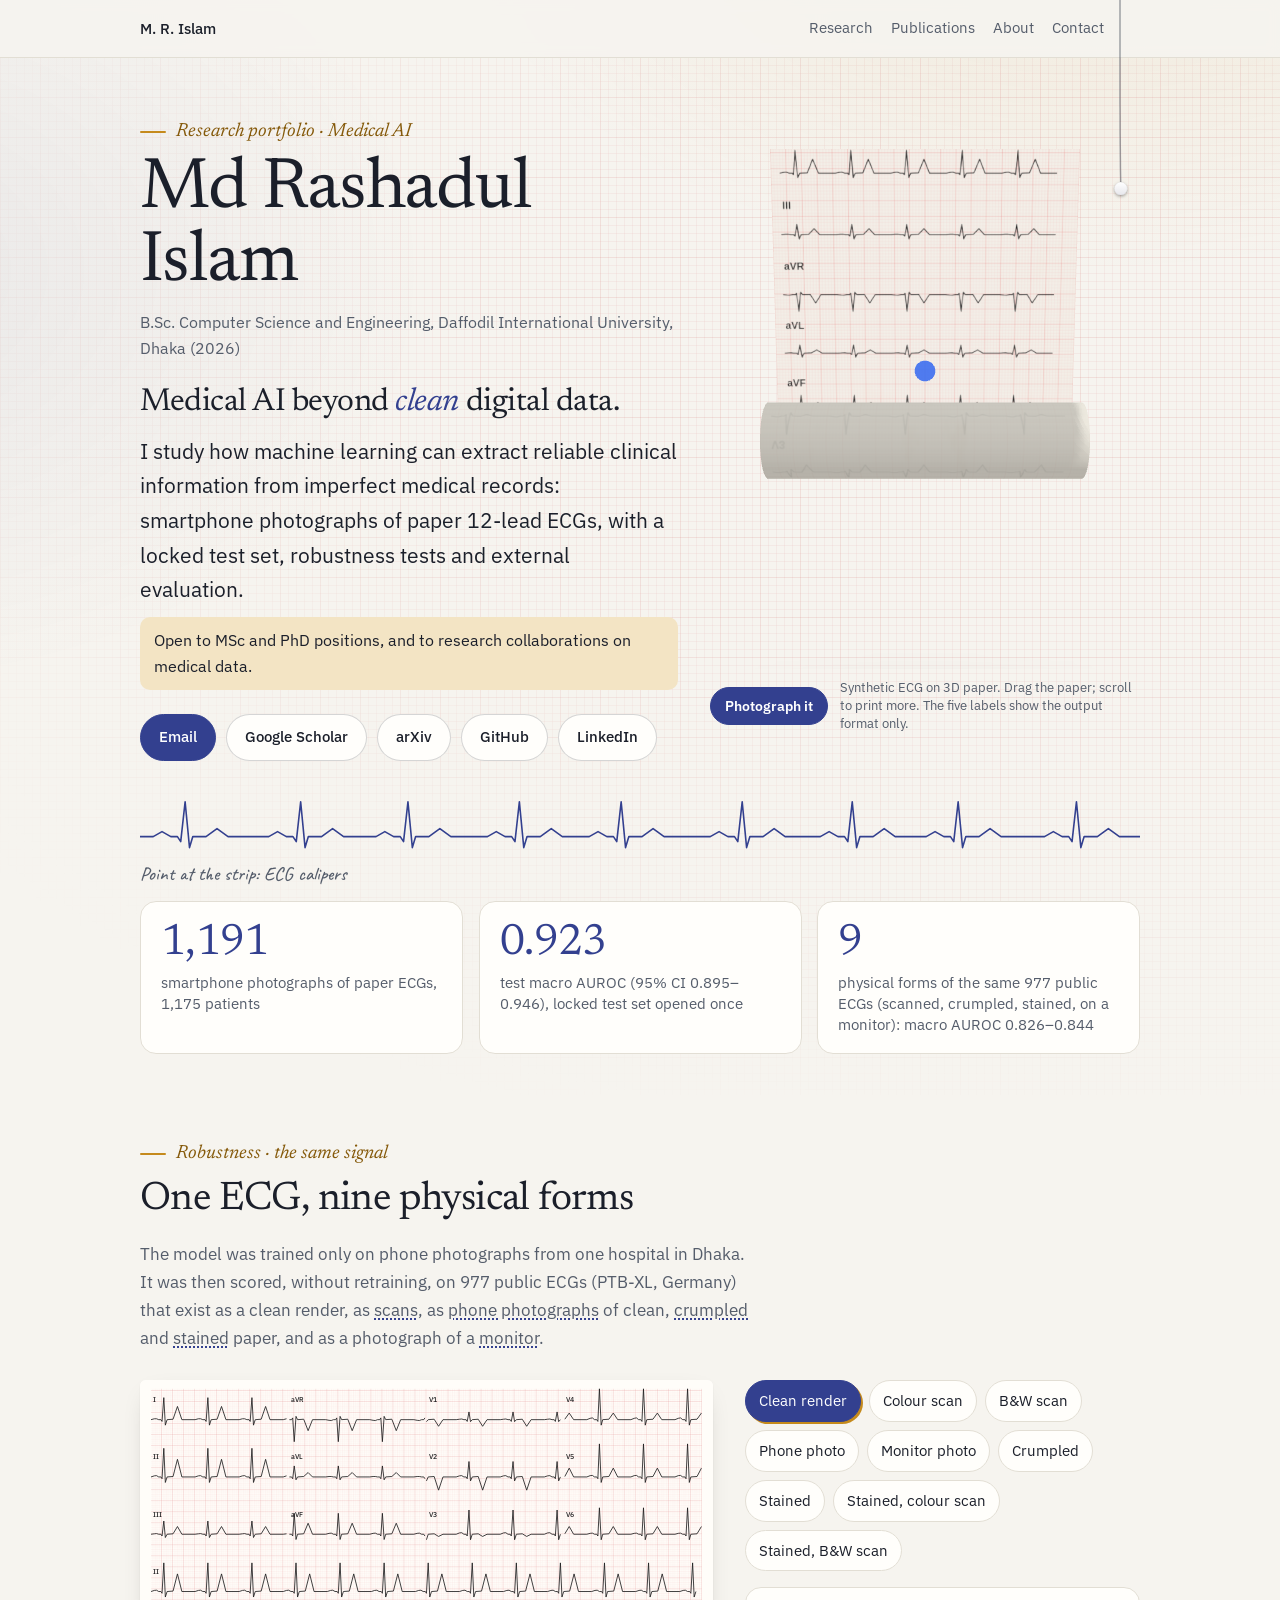
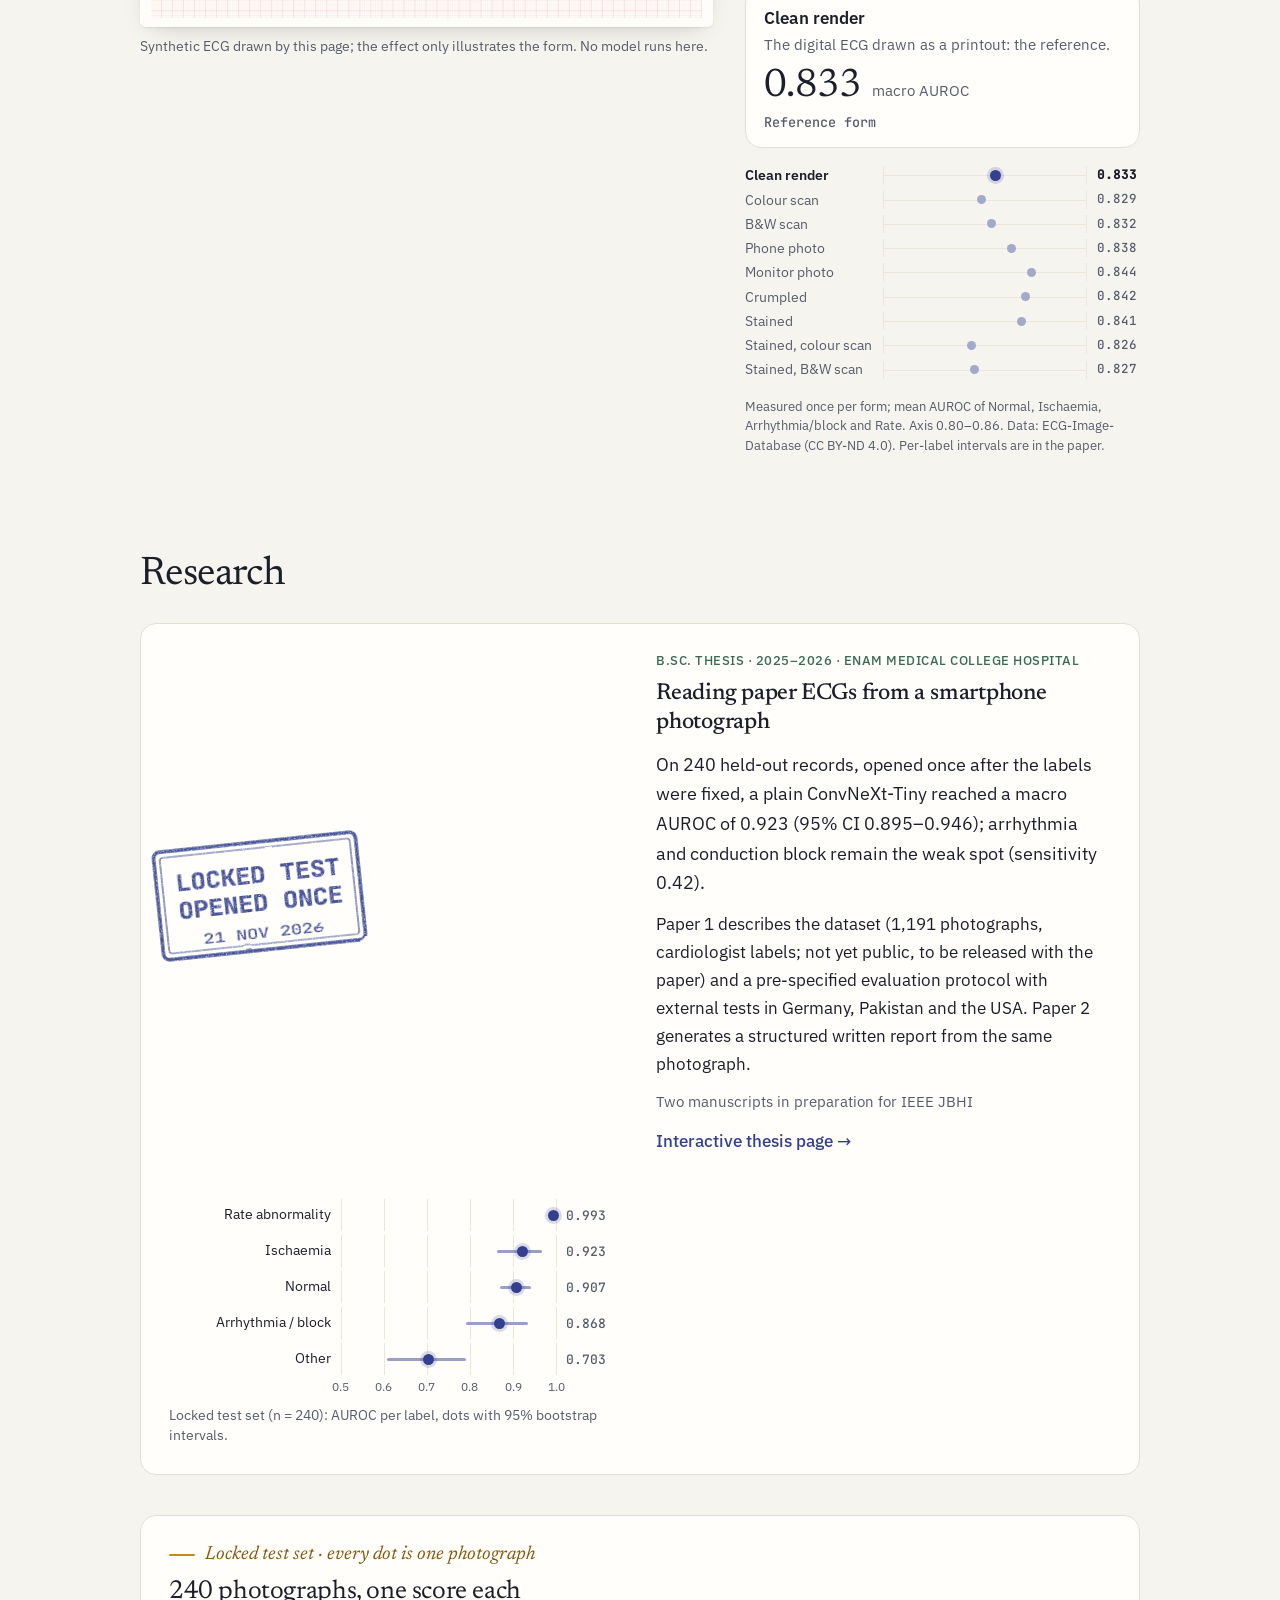
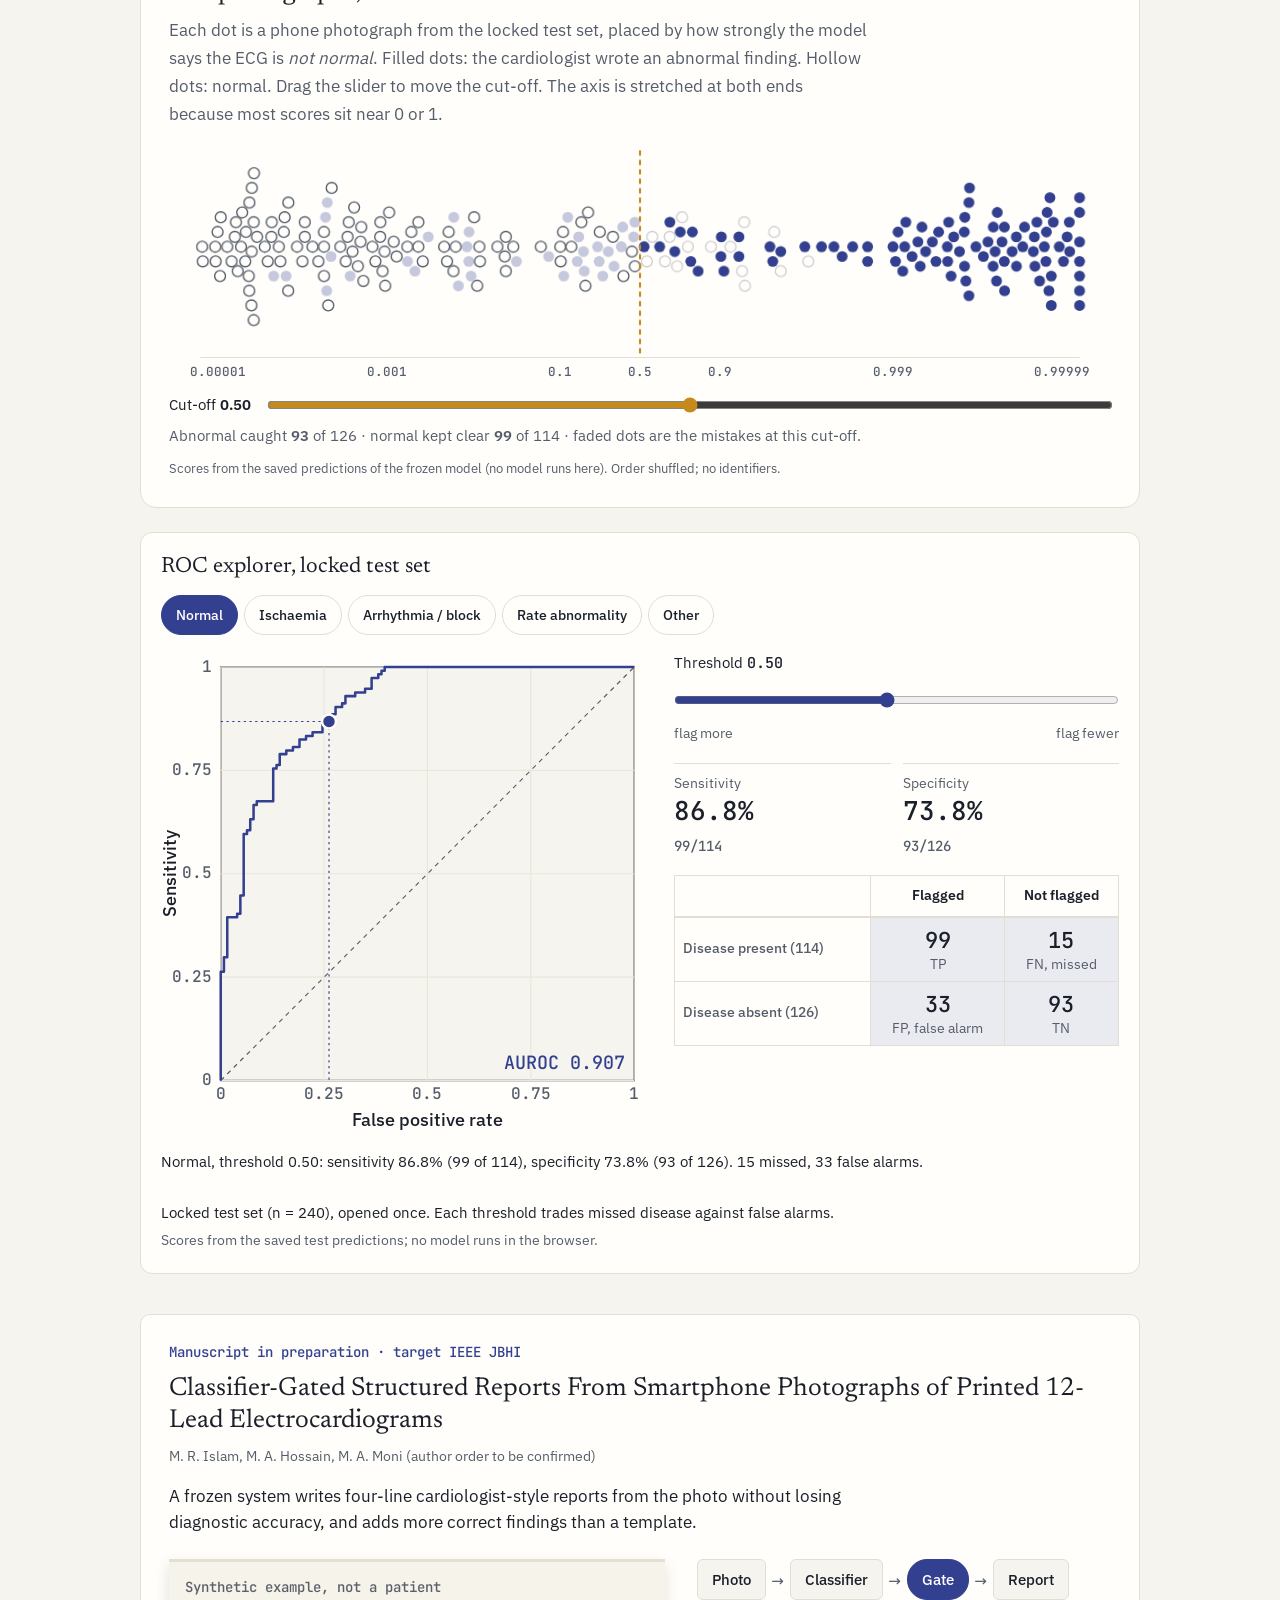
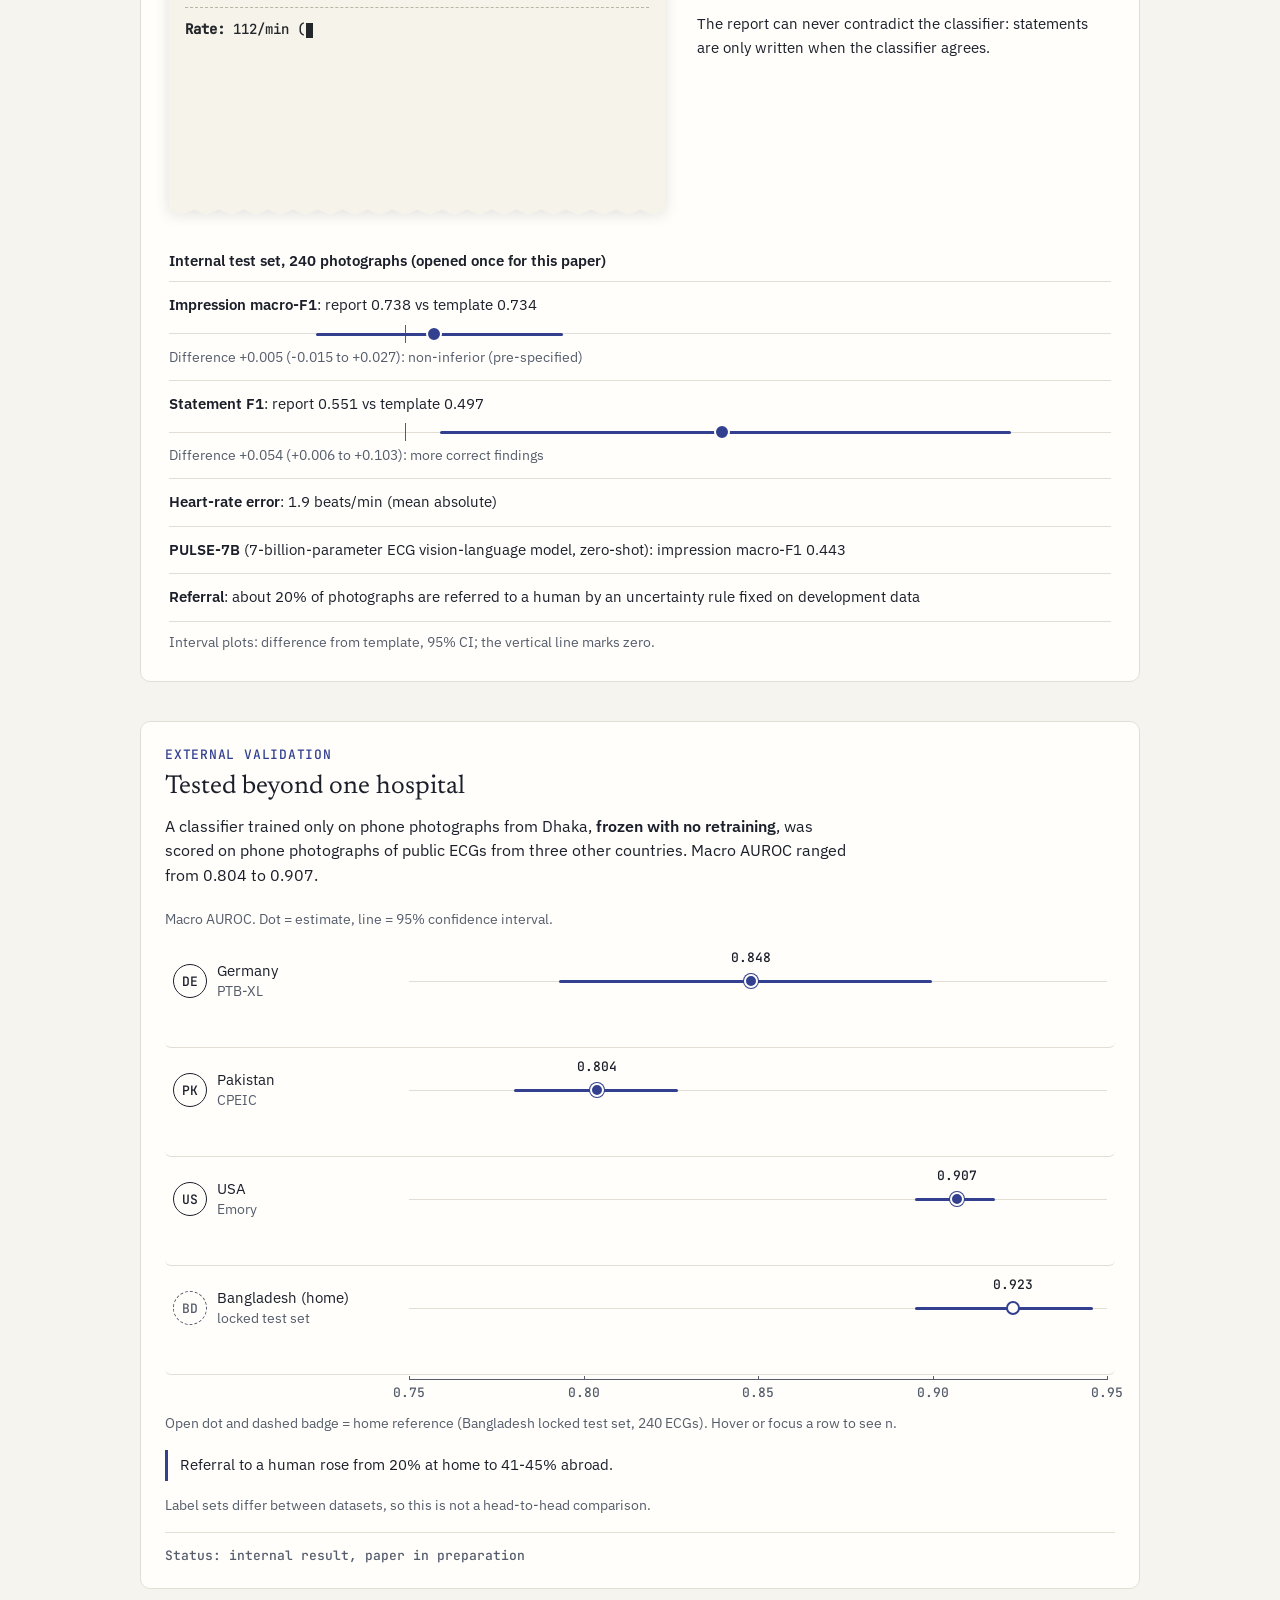
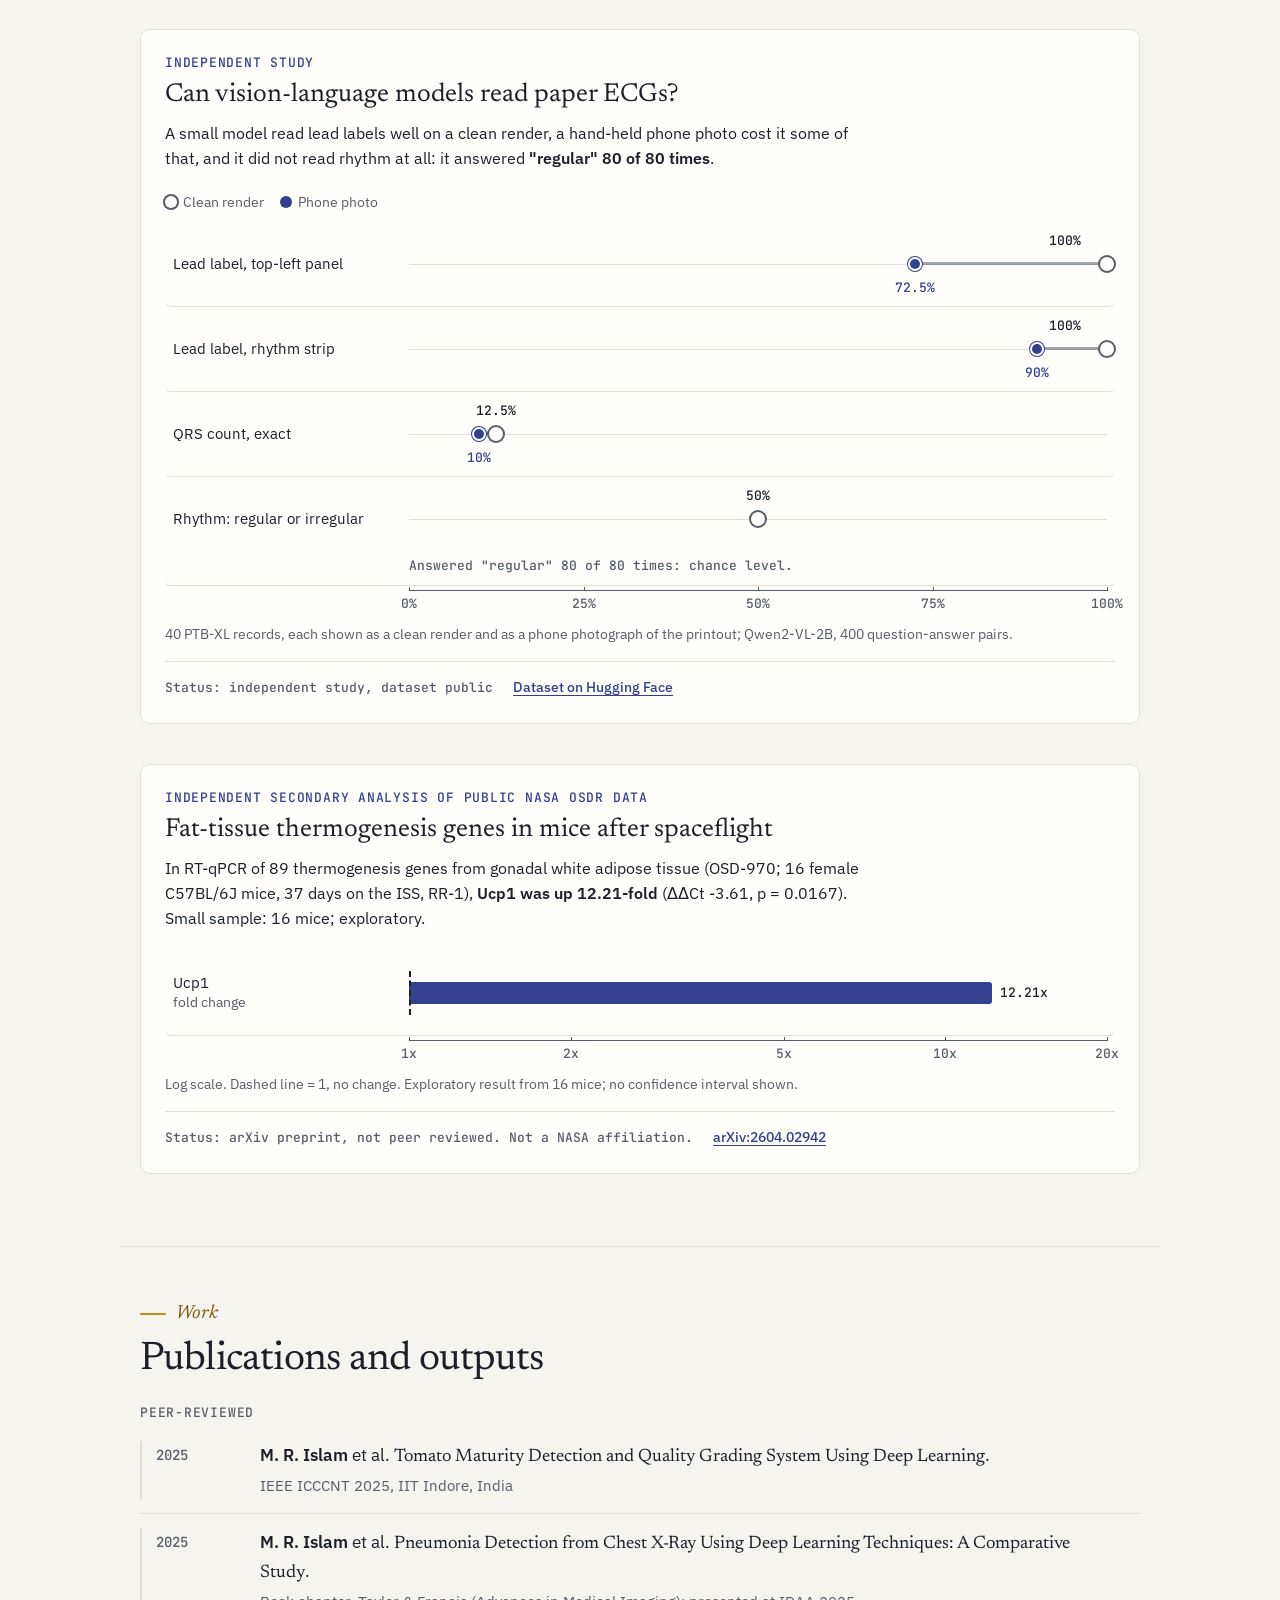
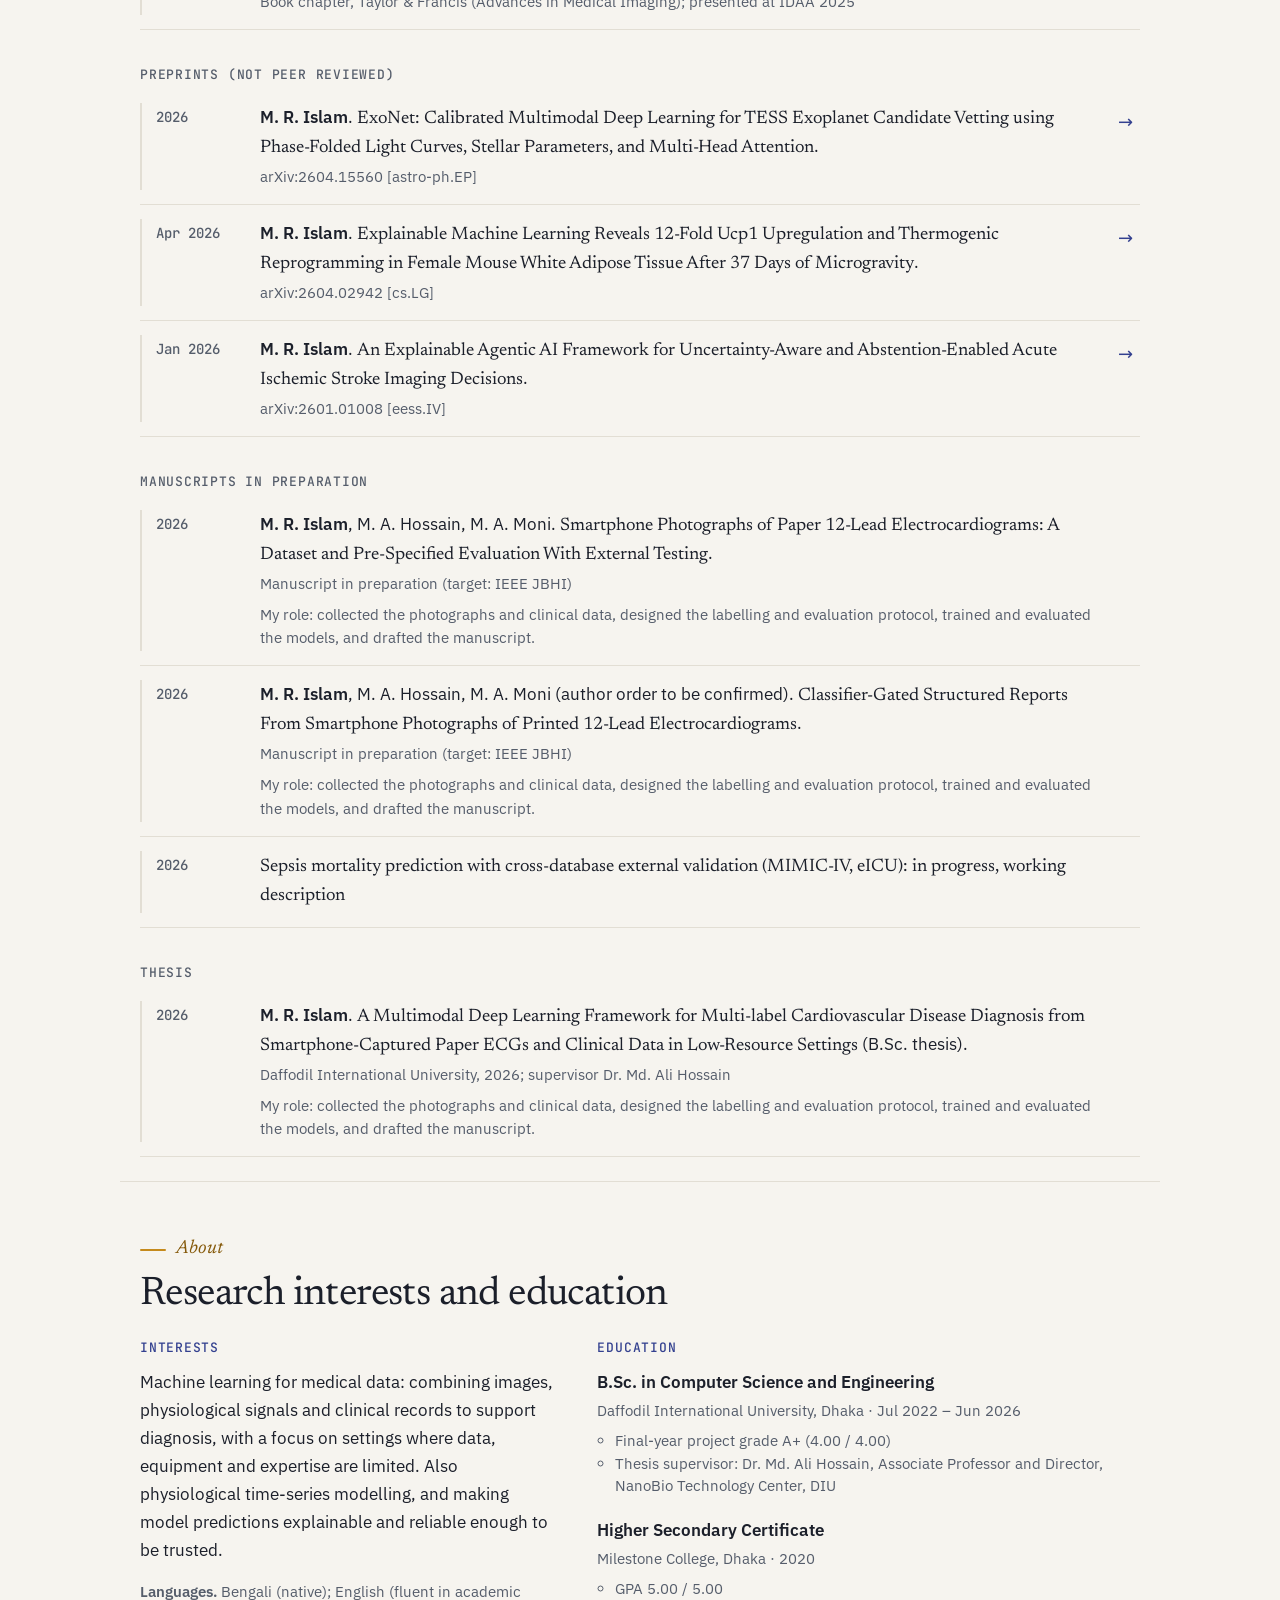
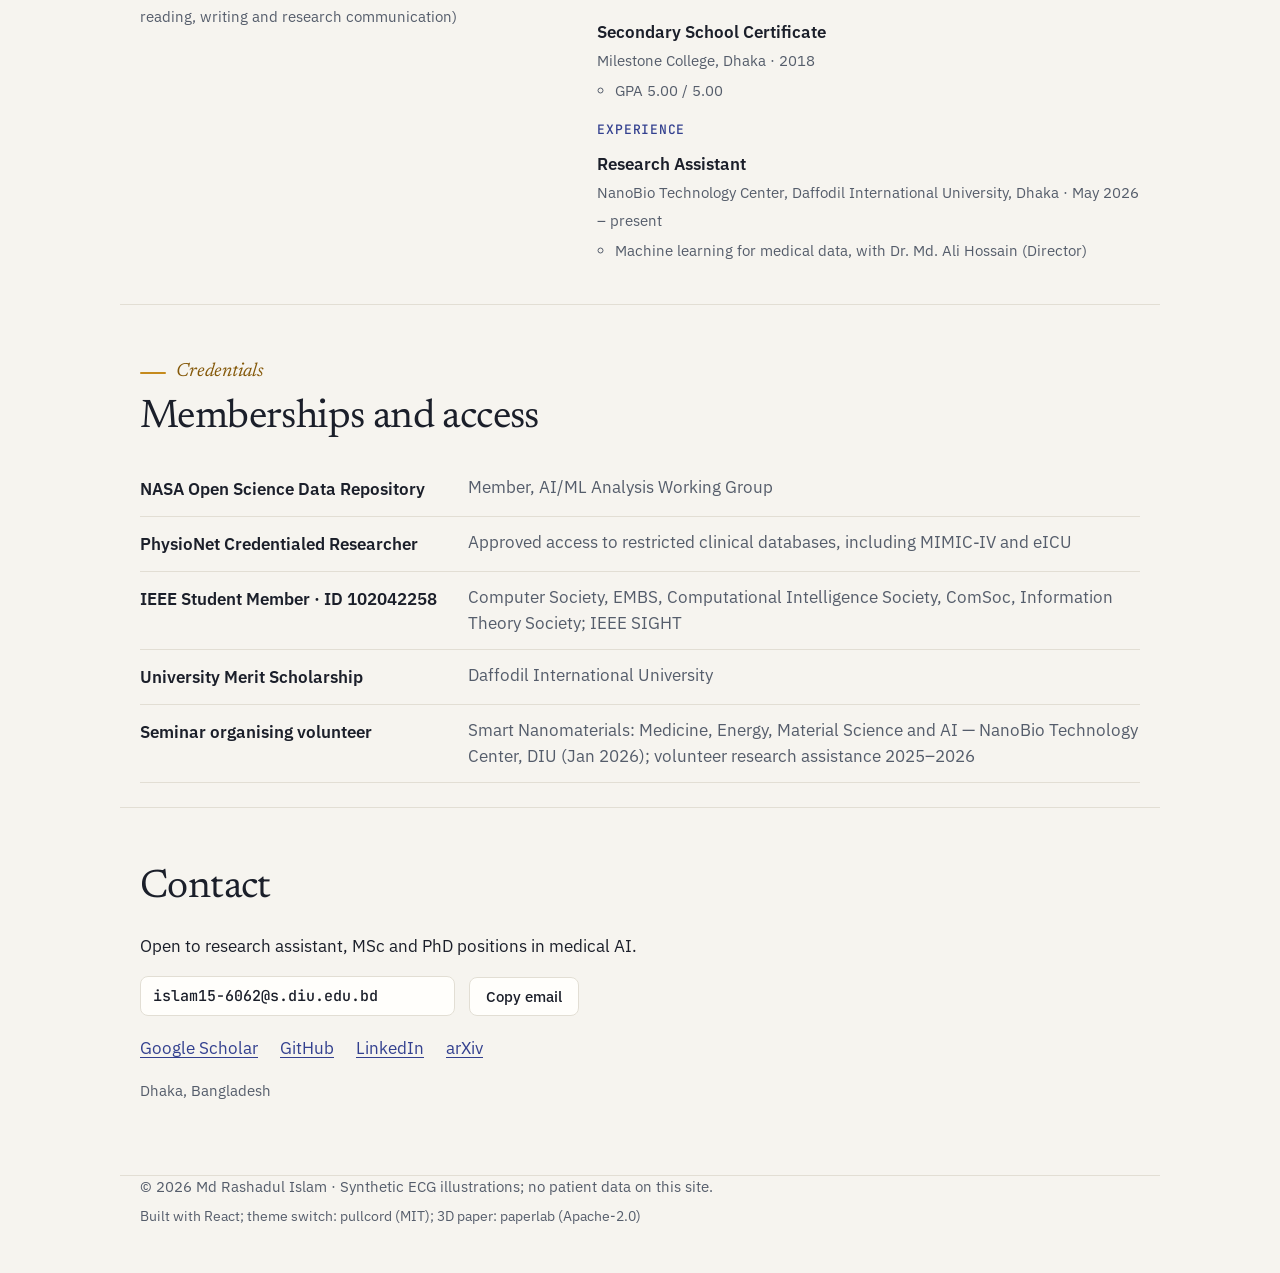
<file: index.html>
<!doctype html>
<html lang="en">
  <head>
    <meta charset="UTF-8" />
    <meta name="viewport" content="width=device-width, initial-scale=1.0" />
    <title>Md Rashadul Islam – Machine learning for medical data</title>
    <meta name="description" content="Md Rashadul Islam: machine learning for medical data. Thesis on reading smartphone photographs of paper 12-lead ECGs (1,191 photographs, locked test AUROC 0.923)." />
    <meta name="theme-color" content="#fbfaf7" />
    <link rel="icon" type="image/svg+xml" href="/favicon.svg" />
    <script>try { var t = localStorage.getItem('theme'); if (t) document.documentElement.dataset.theme = t } catch (e) {}</script>
    <meta property="og:title" content="Md Rashadul Islam – Machine learning for medical data" />
    <meta property="og:description" content="Smartphone photographs of paper ECGs: dataset, locked-test evaluation and report generation." />
    <meta property="og:type" content="website" />
    <meta property="og:url" content="https://rashadul.me/" />
    <meta property="og:image" content="https://rashadul.me/og-cover.png" />
    <meta property="og:image:width" content="1584" />
    <meta property="og:image:height" content="396" />
    <meta name="twitter:card" content="summary_large_image" />
    <script type="application/ld+json">{"@context":"https://schema.org","@type":"Person","name":"Md Rashadul Islam","url":"https://www.rashadul.me/","jobTitle":"Researcher, machine learning for medical data","alumniOf":{"@type":"CollegeOrUniversity","name":"Daffodil International University"},"knowsAbout":["Medical AI","Electrocardiography","Computer vision","Robustness evaluation"],"sameAs":["https://scholar.google.com/citations?user=w472eK4AAAAJ","https://github.com/Rashadul22","https://www.linkedin.com/in/rashadul-islam-73790a241"]}</script>
    <script type="module" crossorigin src="/assets/main-nx9nG7O2.js"></script>
    <link rel="modulepreload" crossorigin href="/assets/preload-helper-oT_X3QM0.js">
    <link rel="stylesheet" crossorigin href="/assets/main-qJEAatDE.css">
  <link rel="preload" href="/assets/newsreader-latin-400-normal-BFBkh4jY.woff2" as="font" type="font/woff2" crossorigin><link rel="preload" href="/assets/ibm-plex-sans-latin-400-normal-CDDApCn2.woff2" as="font" type="font/woff2" crossorigin></head>
  <body>
    <div id="root"><div class="ix"><div class="ix-dot" aria-hidden="true"></div><div class="ix-cal" aria-hidden="true"><i class="ix-cl"></i><i class="ix-cr"></i><b class="ix-lab"></b></div><div class="ix-card" aria-hidden="true"><div class="ix-paper"><svg viewBox="0 0 160 100" width="160" height="100"><path d="M0,58 L4,58 L8,55 L12,58 L15,61 L17,30 L19,66 L21,58 L28,58 L32,52 L36,58 L42,58 L46,55 L50,58 L53,61 L55,30 L57,66 L59,58 L66,58 L70,52 L74,58 L80,58 L84,55 L88,58 L91,61 L93,30 L95,66 L97,58 L104,58 L108,52 L112,58 L118,58 L122,55 L126,58 L129,61 L131,30 L133,66 L135,58 L142,58 L146,52 L150,58 L156,58 L160,55 L164,58 L167,61 L169,30 L171,66 L173,58 L180,58 L184,52 L188,58"></path></svg></div><span class="ix-cap"></span></div><svg class="ix-defs" width="0" height="0" aria-hidden="true"><filter id="ix-crumple"><feTurbulence type="fractalNoise" baseFrequency="0.035" numOctaves="2" seed="4" result="n"></feTurbulence><feDisplacementMap in="SourceGraphic" in2="n" scale="9"></feDisplacementMap></filter></svg><span id="ix-d-crumpled" class="ix-sr">Synthetic ECG on crumpled paper</span><span id="ix-d-stained" class="ix-sr">Synthetic ECG on stained paper</span><span id="ix-d-scanned" class="ix-sr">Synthetic ECG on paper, flatbed scan</span><span id="ix-d-monitor" class="ix-sr">Synthetic ECG on a monitor, photographed</span><span id="ix-d-photo" class="ix-sr">Synthetic ECG on paper, phone photo</span></div><a class="skip" href="#main">Skip to content</a><header class="top"><div class="wrap top-in"><a class="brand" href="#main">M. R. Islam</a><nav aria-label="Sections"><a href="#research">Research</a><a href="#publications">Publications</a><a href="#about">About</a><a href="#contact">Contact</a></nav></div></header><main id="main"><div class="hero-bg"><div class="pg-root" aria-hidden="true"></div><section class="hero wrap" aria-labelledby="name"><div class="hero-grid"><div class="hero-text"><p class="eyebrow">Research portfolio · Medical AI</p><h1 id="name">Md Rashadul Islam</h1><p class="aff">B.Sc. Computer Science and Engineering, Daffodil International University, Dhaka (2026)</p><p class="tagline">Medical AI beyond <em>clean</em> digital data.</p><p class="lead">I study how machine learning can extract reliable clinical information from imperfect medical records: smartphone photographs of paper 12-lead ECGs, with a locked test set, robustness tests and external evaluation.</p><p class="seeking">Open to MSc and PhD positions, and to research collaborations on medical data.</p><div class="actions"><a data-magnetic="true" class="btn primary" href="mailto:islam15-6062@s.diu.edu.bd">Email</a><a data-magnetic="true" class="btn" href="https://scholar.google.com/citations?user=w472eK4AAAAJ&amp;hl=en" target="_blank" rel="noopener">Google Scholar</a><a data-magnetic="true" class="btn" href="https://arxiv.org/search/?searchtype=author&amp;query=Rashadul+Islam" target="_blank" rel="noopener">arXiv</a><a data-magnetic="true" class="btn" href="https://github.com/Rashadul22" target="_blank" rel="noopener">GitHub</a><a data-magnetic="true" class="btn" href="https://www.linkedin.com/in/rashadul-islam-73790a241" target="_blank" rel="noopener">LinkedIn</a></div></div><figure class="hero-stage" data-caliper="fig · the input"><div class="hs-tilt"><div class="hs-poster" aria-hidden="true"></div><span class="hs-flash"></span><span class="hs-scan"></span></div><div class="hs-out" aria-live="polite"></div><figcaption><button type="button" class="hs-btn" data-magnetic="true">Photograph it</button><span>Synthetic ECG on 3D paper. Drag the paper; scroll to print more. The five labels show the output format only.</span></figcaption></figure></div><div class="hero-trace"><svg class="trace" viewBox="0 0 727 60" preserveAspectRatio="none" aria-hidden="true"><path d="M0 39.6L9.6 39.6L16.0 34.6L22.4 39.6L27.2 39.6L29.6 44.6L32.8 4.8L36.0 50.6L38.4 39.6L48.0 39.6L56.0 31.6L64.0 39.6L84.0 39.6L93.6 39.6L100.0 34.6L106.4 39.6L111.2 39.6L113.6 44.6L116.8 4.8L120.0 50.6L122.4 39.6L132.0 39.6L140.0 31.6L148.0 39.6L162.0 39.6L171.6 39.6L178.0 34.6L184.4 39.6L189.2 39.6L191.6 44.6L194.8 4.8L198.0 50.6L200.4 39.6L210.0 39.6L218.0 31.6L226.0 39.6L243.0 39.6L252.6 39.6L259.0 34.6L265.4 39.6L270.2 39.6L272.6 44.6L275.8 4.8L279.0 50.6L281.4 39.6L291.0 39.6L299.0 31.6L307.0 39.6L317.0 39.6L326.6 39.6L333.0 34.6L339.4 39.6L344.2 39.6L346.6 44.6L349.8 4.8L353.0 50.6L355.4 39.6L365.0 39.6L373.0 31.6L381.0 39.6L405.0 39.6L414.6 39.6L421.0 34.6L427.4 39.6L432.2 39.6L434.6 44.6L437.8 4.8L441.0 50.6L443.4 39.6L453.0 39.6L461.0 31.6L469.0 39.6L485.0 39.6L494.6 39.6L501.0 34.6L507.4 39.6L512.2 39.6L514.6 44.6L517.8 4.8L521.0 50.6L523.4 39.6L533.0 39.6L541.0 31.6L549.0 39.6L562.0 39.6L571.6 39.6L578.0 34.6L584.4 39.6L589.2 39.6L591.6 44.6L594.8 4.8L598.0 50.6L600.4 39.6L610.0 39.6L618.0 31.6L626.0 39.6L648.0 39.6L657.6 39.6L664.0 34.6L670.4 39.6L675.2 39.6L677.6 44.6L680.8 4.8L684.0 50.6L686.4 39.6L696.0 39.6L704.0 31.6L712.0 39.6L727.0 39.6"></path></svg><canvas class="fray-canvas" aria-hidden="true"></canvas><p class="trace-hint" aria-hidden="true">Point at the strip: ECG calipers</p></div><dl class="facts"><div data-tilt="true"><dt data-scramble="true">1,191</dt><dd>smartphone photographs of paper ECGs, 1,175 patients</dd></div><div data-tilt="true"><dt data-scramble="true">0.923</dt><dd>test macro AUROC (95% CI 0.895–0.946), locked test set opened once</dd></div><div data-tilt="true"><dt data-scramble="true">9</dt><dd>physical forms of the same 977 public ECGs (scanned, crumpled, stained, on a monitor): macro AUROC 0.826–0.844</dd></div></dl></section></div><section class="wrap section signal" aria-labelledby="signal-h"><p class="eyebrow">Robustness · the same signal</p><h2 id="signal-h">One ECG, nine physical forms</h2><p class="sub">The model was trained only on phone photographs from one hospital in Dhaka. It was then scored, without retraining, on 977 public ECGs (PTB-XL, Germany) that exist as a clean render, as <span data-reveal="scanned" tabindex="0" aria-describedby="ix-d-scanned">scans</span>, as <span data-reveal="photo" tabindex="0" aria-describedby="ix-d-photo">phone photographs</span> of clean,<!-- --> <span data-reveal="crumpled" tabindex="0" aria-describedby="ix-d-crumpled">crumpled</span> and <span data-reveal="stained" tabindex="0" aria-describedby="ix-d-stained">stained</span> paper, and as a photograph of a <span data-reveal="monitor" tabindex="0" aria-describedby="ix-d-monitor">monitor</span>.</p><div class="signal-grid"><svg width="0" height="0" style="position:absolute" aria-hidden="true"><filter id="crumple"><feTurbulence type="fractalNoise" baseFrequency="0.02 0.03" numOctaves="2" seed="3" result="n"></feTurbulence><feDisplacementMap in="SourceGraphic" in2="n" scale="0" xChannelSelector="R" yChannelSelector="G"></feDisplacementMap></filter></svg><figure class="stage form-render" data-caliper="fig · nine forms"><div class="tilt"><div class="sheet-wrap"><div class="warp"><div class="lns-wrap  "><svg class="sheet" viewBox="0 0 260 112" aria-hidden="true"><defs><pattern id="g1" width="1" height="1" patternUnits="userSpaceOnUse"><path d="M1 0V1H0" class="g-minor"></path></pattern><pattern id="g5" width="5" height="5" patternUnits="userSpaceOnUse"><rect width="5" height="5" fill="url(#g1)"></rect><path d="M5 0V5H0" class="g-major"></path></pattern></defs><rect width="260" height="112" class="paper"></rect><rect x="5" y="4" width="250" height="104" fill="url(#g5)"></rect><g><path d="M5.0 18.0L5.0 18.0L6.5 17.6L7.5 17.6L8.5 18.0L9.5 18.0L10.0 18.8L10.8 8.0L11.5 20.5L12.3 18.0L15.0 17.8L17.0 12.0L19.0 18.0L25.0 18.0L25.0 18.0L26.5 17.6L27.5 17.6L28.5 18.0L29.5 18.0L30.0 18.8L30.8 8.0L31.5 20.5L32.3 18.0L35.0 17.8L37.0 12.0L39.0 18.0L45.0 18.0L45.0 18.0L46.5 17.6L47.5 17.6L48.5 18.0L49.5 18.0L50.0 18.8L50.8 8.0L51.5 20.5L52.3 18.0L55.0 17.8L57.0 12.0L59.0 18.0L65.0 18.0L65.0 18.0L66.5 17.6" class="ink"></path><text x="6" y="10" class="lead">I</text></g><g><path d="M67.8 18.0L68.8 18.0L69.3 17.2L70.0 28.0L70.8 16.5L71.5 18.0L74.3 17.8L76.3 23.0L78.3 18.0L84.3 18.0L84.3 18.0L85.8 18.3L86.8 18.4L87.8 18.0L88.8 18.0L89.3 17.2L90.0 28.0L90.8 16.5L91.5 18.0L94.3 17.8L96.3 23.0L98.3 18.0L104.3 18.0L104.3 18.0L105.8 18.3L106.8 18.4L107.8 18.0L108.8 18.0L109.3 17.2L110.0 28.0L110.8 16.5L111.5 18.0L114.3 17.8L116.3 23.0L118.3 18.0L124.3 18.0L124.3 18.0L125.8 18.3L126.8 18.4L127.8 18.0L128.8 18.0L129.3 17.2" class="ink"></path><text x="68.5" y="10" class="lead">aVR</text></g><g><path d="M130.0 18.9L130.8 18.0L133.5 17.8L135.5 21.0L137.5 18.0L143.5 18.0L143.5 18.0L145.0 17.8L146.0 17.7L147.0 18.0L148.0 18.0L148.5 18.8L149.3 14.5L150.0 18.9L150.8 18.0L153.5 17.8L155.5 21.0L157.5 18.0L163.5 18.0L163.5 18.0L165.0 17.8L166.0 17.7L167.0 18.0L168.0 18.0L168.5 18.8L169.3 14.5L170.0 18.9L170.8 18.0L173.5 17.8L175.5 21.0L177.5 18.0L183.5 18.0L183.5 18.0L185.0 17.8L186.0 17.7L187.0 18.0L188.0 18.0L188.5 18.8L189.3 14.5L190.0 18.9L190.8 18.0" class="ink"></path><text x="131" y="10" class="lead">V1</text></g><g><path d="M192.8 17.8L194.8 15.0L196.8 18.0L202.8 18.0L202.8 18.0L204.3 17.4L205.3 17.2L206.3 18.0L207.3 18.0L207.8 18.8L208.5 4.0L209.3 20.5L210.0 18.0L212.8 17.8L214.8 15.0L216.8 18.0L222.8 18.0L222.8 18.0L224.3 17.4L225.3 17.2L226.3 18.0L227.3 18.0L227.8 18.8L228.5 4.0L229.3 20.5L230.0 18.0L232.8 17.8L234.8 15.0L236.8 18.0L242.8 18.0L242.8 18.0L244.3 17.4L245.3 17.2L246.3 18.0L247.3 18.0L247.8 18.8L248.5 4.0L249.3 20.5L250.0 18.0L252.8 17.8L254.8 15.0" class="ink"></path><text x="193.5" y="10" class="lead">V4</text></g><g><path d="M5.0 44.0L5.0 44.0L6.5 43.5L7.5 43.4L8.5 44.0L9.5 44.0L10.0 44.8L10.8 31.0L11.5 46.5L12.3 44.0L15.0 43.8L17.0 36.0L19.0 44.0L25.0 44.0L25.0 44.0L26.5 43.5L27.5 43.4L28.5 44.0L29.5 44.0L30.0 44.8L30.8 31.0L31.5 46.5L32.3 44.0L35.0 43.8L37.0 36.0L39.0 44.0L45.0 44.0L45.0 44.0L46.5 43.5L47.5 43.4L48.5 44.0L49.5 44.0L50.0 44.8L50.8 31.0L51.5 46.5L52.3 44.0L55.0 43.8L57.0 36.0L59.0 44.0L65.0 44.0L65.0 44.0L66.5 43.5" class="ink"></path><text x="6" y="36" class="lead">II</text></g><g><path d="M67.8 44.0L68.8 44.0L69.3 44.8L70.0 39.0L70.8 45.3L71.5 44.0L74.3 43.8L76.3 42.0L78.3 44.0L84.3 44.0L84.3 44.0L85.8 43.8L86.8 43.8L87.8 44.0L88.8 44.0L89.3 44.8L90.0 39.0L90.8 45.3L91.5 44.0L94.3 43.8L96.3 42.0L98.3 44.0L104.3 44.0L104.3 44.0L105.8 43.8L106.8 43.8L107.8 44.0L108.8 44.0L109.3 44.8L110.0 39.0L110.8 45.3L111.5 44.0L114.3 43.8L116.3 42.0L118.3 44.0L124.3 44.0L124.3 44.0L125.8 43.8L126.8 43.8L127.8 44.0L128.8 44.0L129.3 44.8" class="ink"></path><text x="68.5" y="36" class="lead">aVL</text></g><g><path d="M130.0 45.8L130.8 44.0L133.5 43.8L135.5 50.0L137.5 44.0L143.5 44.0L143.5 44.0L145.0 43.5L146.0 43.4L147.0 44.0L148.0 44.0L148.5 44.8L149.3 37.0L150.0 45.8L150.8 44.0L153.5 43.8L155.5 50.0L157.5 44.0L163.5 44.0L163.5 44.0L165.0 43.5L166.0 43.4L167.0 44.0L168.0 44.0L168.5 44.8L169.3 37.0L170.0 45.8L170.8 44.0L173.5 43.8L175.5 50.0L177.5 44.0L183.5 44.0L183.5 44.0L185.0 43.5L186.0 43.4L187.0 44.0L188.0 44.0L188.5 44.8L189.3 37.0L190.0 45.8L190.8 44.0" class="ink"></path><text x="131" y="36" class="lead">V2</text></g><g><path d="M192.8 43.8L194.8 40.0L196.8 44.0L202.8 44.0L202.8 44.0L204.3 43.4L205.3 43.3L206.3 44.0L207.3 44.0L207.8 44.8L208.5 29.0L209.3 46.5L210.0 44.0L212.8 43.8L214.8 40.0L216.8 44.0L222.8 44.0L222.8 44.0L224.3 43.4L225.3 43.3L226.3 44.0L227.3 44.0L227.8 44.8L228.5 29.0L229.3 46.5L230.0 44.0L232.8 43.8L234.8 40.0L236.8 44.0L242.8 44.0L242.8 44.0L244.3 43.4L245.3 43.3L246.3 44.0L247.3 44.0L247.8 44.8L248.5 29.0L249.3 46.5L250.0 44.0L252.8 43.8L254.8 40.0" class="ink"></path><text x="193.5" y="36" class="lead">V5</text></g><g><path d="M5.0 70.0L5.0 70.0L6.5 69.8L7.5 69.7L8.5 70.0L9.5 70.0L10.0 70.8L10.8 64.0L11.5 71.5L12.3 70.0L15.0 69.8L17.0 66.5L19.0 70.0L25.0 70.0L25.0 70.0L26.5 69.8L27.5 69.7L28.5 70.0L29.5 70.0L30.0 70.8L30.8 64.0L31.5 71.5L32.3 70.0L35.0 69.8L37.0 66.5L39.0 70.0L45.0 70.0L45.0 70.0L46.5 69.8L47.5 69.7L48.5 70.0L49.5 70.0L50.0 70.8L50.8 64.0L51.5 71.5L52.3 70.0L55.0 69.8L57.0 66.5L59.0 70.0L65.0 70.0L65.0 70.0L66.5 69.8" class="ink"></path><text x="6" y="62" class="lead">III</text></g><g><path d="M67.8 70.0L68.8 70.0L69.3 70.8L70.0 60.5L70.8 72.4L71.5 70.0L74.3 69.8L76.3 65.0L78.3 70.0L84.3 70.0L84.3 70.0L85.8 69.6L86.8 69.5L87.8 70.0L88.8 70.0L89.3 70.8L90.0 60.5L90.8 72.4L91.5 70.0L94.3 69.8L96.3 65.0L98.3 70.0L104.3 70.0L104.3 70.0L105.8 69.6L106.8 69.5L107.8 70.0L108.8 70.0L109.3 70.8L110.0 60.5L110.8 72.4L111.5 70.0L114.3 69.8L116.3 65.0L118.3 70.0L124.3 70.0L124.3 70.0L125.8 69.6L126.8 69.5L127.8 70.0L128.8 70.0L129.3 70.8" class="ink"></path><text x="68.5" y="62" class="lead">aVF</text></g><g><path d="M130.0 72.5L130.8 70.0L133.5 69.8L135.5 71.0L137.5 70.0L143.5 70.0L143.5 70.0L145.0 69.4L146.0 69.3L147.0 70.0L148.0 70.0L148.5 70.8L149.3 59.0L150.0 72.5L150.8 70.0L153.5 69.8L155.5 71.0L157.5 70.0L163.5 70.0L163.5 70.0L165.0 69.4L166.0 69.3L167.0 70.0L168.0 70.0L168.5 70.8L169.3 59.0L170.0 72.5L170.8 70.0L173.5 69.8L175.5 71.0L177.5 70.0L183.5 70.0L183.5 70.0L185.0 69.4L186.0 69.3L187.0 70.0L188.0 70.0L188.5 70.8L189.3 59.0L190.0 72.5L190.8 70.0" class="ink"></path><text x="131" y="62" class="lead">V3</text></g><g><path d="M192.8 69.8L194.8 66.5L196.8 70.0L202.8 70.0L202.8 70.0L204.3 69.6L205.3 69.5L206.3 70.0L207.3 70.0L207.8 70.8L208.5 58.0L209.3 72.5L210.0 70.0L212.8 69.8L214.8 66.5L216.8 70.0L222.8 70.0L222.8 70.0L224.3 69.6L225.3 69.5L226.3 70.0L227.3 70.0L227.8 70.8L228.5 58.0L229.3 72.5L230.0 70.0L232.8 69.8L234.8 66.5L236.8 70.0L242.8 70.0L242.8 70.0L244.3 69.6L245.3 69.5L246.3 70.0L247.3 70.0L247.8 70.8L248.5 58.0L249.3 72.5L250.0 70.0L252.8 69.8L254.8 66.5" class="ink"></path><text x="193.5" y="62" class="lead">V6</text></g><path d="M5.0 96.0L5.0 96.0L6.5 95.5L7.5 95.4L8.5 96.0L9.5 96.0L10.0 96.8L10.8 83.0L11.5 98.5L12.3 96.0L15.0 95.8L17.0 88.0L19.0 96.0L25.0 96.0L25.0 96.0L26.5 95.5L27.5 95.4L28.5 96.0L29.5 96.0L30.0 96.8L30.8 83.0L31.5 98.5L32.3 96.0L35.0 95.8L37.0 88.0L39.0 96.0L45.0 96.0L45.0 96.0L46.5 95.5L47.5 95.4L48.5 96.0L49.5 96.0L50.0 96.8L50.8 83.0L51.5 98.5L52.3 96.0L55.0 95.8L57.0 88.0L59.0 96.0L65.0 96.0L65.0 96.0L66.5 95.5L67.5 95.4L68.5 96.0L69.5 96.0L70.0 96.8L70.8 83.0L71.5 98.5L72.3 96.0L75.0 95.8L77.0 88.0L79.0 96.0L85.0 96.0L85.0 96.0L86.5 95.5L87.5 95.4L88.5 96.0L89.5 96.0L90.0 96.8L90.8 83.0L91.5 98.5L92.3 96.0L95.0 95.8L97.0 88.0L99.0 96.0L105.0 96.0L105.0 96.0L106.5 95.5L107.5 95.4L108.5 96.0L109.5 96.0L110.0 96.8L110.8 83.0L111.5 98.5L112.3 96.0L115.0 95.8L117.0 88.0L119.0 96.0L125.0 96.0L125.0 96.0L126.5 95.5L127.5 95.4L128.5 96.0L129.5 96.0L130.0 96.8L130.8 83.0L131.5 98.5L132.3 96.0L135.0 95.8L137.0 88.0L139.0 96.0L145.0 96.0L145.0 96.0L146.5 95.5L147.5 95.4L148.5 96.0L149.5 96.0L150.0 96.8L150.8 83.0L151.5 98.5L152.3 96.0L155.0 95.8L157.0 88.0L159.0 96.0L165.0 96.0L165.0 96.0L166.5 95.5L167.5 95.4L168.5 96.0L169.5 96.0L170.0 96.8L170.8 83.0L171.5 98.5L172.3 96.0L175.0 95.8L177.0 88.0L179.0 96.0L185.0 96.0L185.0 96.0L186.5 95.5L187.5 95.4L188.5 96.0L189.5 96.0L190.0 96.8L190.8 83.0L191.5 98.5L192.3 96.0L195.0 95.8L197.0 88.0L199.0 96.0L205.0 96.0L205.0 96.0L206.5 95.5L207.5 95.4L208.5 96.0L209.5 96.0L210.0 96.8L210.8 83.0L211.5 98.5L212.2 96.0L215.0 95.8L217.0 88.0L219.0 96.0L225.0 96.0L225.0 96.0L226.5 95.5L227.5 95.4L228.5 96.0L229.5 96.0L230.0 96.8L230.8 83.0L231.5 98.5L232.3 96.0L235.0 95.8L237.0 88.0L239.0 96.0L245.0 96.0L245.0 96.0L246.5 95.5L247.5 95.4L248.5 96.0L249.5 96.0L250.0 96.8L250.8 83.0L251.5 98.5L252.3 96.0" class="ink"></path><text x="6" y="88" class="lead">II</text></svg></div></div><span class="fx creases"></span><span class="fx stains"></span><span class="fx moire"></span><span class="fx light"></span><span class="glare"></span></div></div><figcaption>Synthetic ECG drawn by this page; the effect only illustrates the form. No model runs here.</figcaption></figure><div class="panel"><div class="forms" role="radiogroup" aria-label="Physical form of the ECG"><label class="on"><input type="radio" name="form" checked="" value="render"/>Clean render</label><label class=""><input type="radio" name="form" value="scan"/>Colour scan</label><label class=""><input type="radio" name="form" value="bw"/>B&amp;W scan</label><label class=""><input type="radio" name="form" value="photo"/>Phone photo</label><label class=""><input type="radio" name="form" value="monitor"/>Monitor photo</label><label class=""><input type="radio" name="form" value="crumpled"/>Crumpled</label><label class=""><input type="radio" name="form" value="stained"/>Stained</label><label class=""><input type="radio" name="form" value="stainscan"/>Stained, colour scan</label><label class=""><input type="radio" name="form" value="stainbw"/>Stained, B&amp;W scan</label></div><div class="readout" role="status" aria-live="polite"><p class="ro-form">Clean render</p><p class="ro-note">The digital ECG drawn as a printout: the reference.</p><p class="ro-num"><span data-scramble="true">0.833</span> macro AUROC</p><p class="ro-diff">Reference form</p></div><ol class="strip" aria-label="Macro AUROC for all nine forms"><li class="on"><span class="s-lab">Clean render</span><span class="s-track"><i style="left:55.0%"></i></span><span class="s-val">0.833</span></li><li class=""><span class="s-lab">Colour scan</span><span class="s-track"><i style="left:48.3%"></i></span><span class="s-val">0.829</span></li><li class=""><span class="s-lab">B&amp;W scan</span><span class="s-track"><i style="left:53.3%"></i></span><span class="s-val">0.832</span></li><li class=""><span class="s-lab">Phone photo</span><span class="s-track"><i style="left:63.3%"></i></span><span class="s-val">0.838</span></li><li class=""><span class="s-lab">Monitor photo</span><span class="s-track"><i style="left:73.3%"></i></span><span class="s-val">0.844</span></li><li class=""><span class="s-lab">Crumpled</span><span class="s-track"><i style="left:70.0%"></i></span><span class="s-val">0.842</span></li><li class=""><span class="s-lab">Stained</span><span class="s-track"><i style="left:68.3%"></i></span><span class="s-val">0.841</span></li><li class=""><span class="s-lab">Stained, colour scan</span><span class="s-track"><i style="left:43.3%"></i></span><span class="s-val">0.826</span></li><li class=""><span class="s-lab">Stained, B&amp;W scan</span><span class="s-track"><i style="left:45.0%"></i></span><span class="s-val">0.827</span></li></ol><p class="fine">Measured once per form; mean AUROC of Normal, Ischaemia, Arrhythmia/block and Rate. Axis 0.80–0.86. Data: ECG-Image-Database (CC BY-ND 4.0). Per-label intervals are in the paper.</p></div></div></section><section id="research" class="wrap section" aria-labelledby="research-h"><h2 id="research-h">Research</h2><article class="card" id="ecg" data-tilt="true"><span role="img" aria-label="LOCKED TEST, OPENED ONCE, 21 NOV 2026" class="stp-root stp-bottom-right stp-done " style="--stp-ink:var(--accent);width:209px;max-width:70%"><svg viewBox="0 0 209 114" width="100%" aria-hidden="true" focusable="false"><defs><filter id="stpfR14s" x="-5%" y="-5%" width="110%" height="110%"><feTurbulence type="fractalNoise" baseFrequency="0.9" numOctaves="2" seed="7" result="n"></feTurbulence><feColorMatrix in="n" type="matrix" values="0 0 0 0 0  0 0 0 0 0  0 0 0 0 0  0 0 0 -2.6 2.35" result="m"></feColorMatrix><feTurbulence type="fractalNoise" baseFrequency="0.04" numOctaves="1" seed="3" result="w"></feTurbulence><feDisplacementMap in="SourceGraphic" in2="w" scale="2.2" result="d"></feDisplacementMap><feComposite in="d" in2="m" operator="in"></feComposite></filter></defs><g filter="url(#stpfR14s)" fill="var(--accent)" stroke="var(--accent)"><rect x="3" y="3" width="203" height="108" rx="6" fill="none" stroke-width="3.5"></rect><rect x="9" y="9" width="191" height="96" rx="3" fill="none" stroke-width="1.2"></rect><text x="104.5" y="44" text-anchor="middle" textLength="165" lengthAdjust="spacingAndGlyphs" stroke="none" style="font:700 22px var(--mono)">LOCKED TEST</text><text x="104.5" y="72" text-anchor="middle" textLength="165" lengthAdjust="spacingAndGlyphs" stroke="none" style="font:700 22px var(--mono)">OPENED ONCE</text><text x="104.5" y="99" text-anchor="middle" textLength="121" lengthAdjust="spacingAndGlyphs" stroke="none" style="font:500 14px var(--mono)">21 NOV 2026</text></g></svg></span><div class="card-text"><p class="tag">B.Sc. thesis · 2025–2026 · Enam Medical College Hospital</p><h3>Reading paper ECGs from a smartphone photograph</h3><p class="finding">On 240 held-out records, opened once after the labels were fixed, a plain ConvNeXt-Tiny reached a macro AUROC of 0.923 (95% CI 0.895–0.946); arrhythmia and conduction block remain the weak spot (sensitivity 0.42).</p><p>Paper 1 describes the dataset (1,191 photographs, cardiologist labels; not yet public, to be released with the paper) and a pre-specified evaluation protocol with external tests in Germany, Pakistan and the USA. Paper 2 generates a structured written report from the same photograph.</p><p class="status">Two manuscripts in preparation for IEEE JBHI</p><p class="links"><a href="thesis/">Interactive thesis page<!-- --> →</a></p></div><figure class="fig" data-caliper="fig · test AUROC"><div class="chart" role="table" aria-label="Test AUROC per label with 95% confidence intervals"><div class="row" role="row"><span class="lab" role="rowheader">Rate abnormality</span><span class="track" role="cell" aria-label="0.993, 95% CI 0.985 to 0.998"><i class="grid" style="left:0.00%"></i><i class="grid" style="left:20.00%"></i><i class="grid" style="left:40.00%"></i><i class="grid" style="left:60.00%"></i><i class="grid" style="left:80.00%"></i><i class="grid" style="left:100.00%"></i><i class="ci" style="left:97.00%;width:calc(99.60% - 97.00%)"></i><i class="dot" style="left:98.60%"></i></span><span class="val" role="cell" aria-hidden="true">0.993</span></div><div class="row" role="row"><span class="lab" role="rowheader">Ischaemia</span><span class="track" role="cell" aria-label="0.923, 95% CI 0.863 to 0.967"><i class="grid" style="left:0.00%"></i><i class="grid" style="left:20.00%"></i><i class="grid" style="left:40.00%"></i><i class="grid" style="left:60.00%"></i><i class="grid" style="left:80.00%"></i><i class="grid" style="left:100.00%"></i><i class="ci" style="left:72.60%;width:calc(93.40% - 72.60%)"></i><i class="dot" style="left:84.60%"></i></span><span class="val" role="cell" aria-hidden="true">0.923</span></div><div class="row" role="row"><span class="lab" role="rowheader">Normal</span><span class="track" role="cell" aria-label="0.907, 95% CI 0.869 to 0.941"><i class="grid" style="left:0.00%"></i><i class="grid" style="left:20.00%"></i><i class="grid" style="left:40.00%"></i><i class="grid" style="left:60.00%"></i><i class="grid" style="left:80.00%"></i><i class="grid" style="left:100.00%"></i><i class="ci" style="left:73.80%;width:calc(88.20% - 73.80%)"></i><i class="dot" style="left:81.40%"></i></span><span class="val" role="cell" aria-hidden="true">0.907</span></div><div class="row" role="row"><span class="lab" role="rowheader">Arrhythmia / block</span><span class="track" role="cell" aria-label="0.868, 95% CI 0.791 to 0.935"><i class="grid" style="left:0.00%"></i><i class="grid" style="left:20.00%"></i><i class="grid" style="left:40.00%"></i><i class="grid" style="left:60.00%"></i><i class="grid" style="left:80.00%"></i><i class="grid" style="left:100.00%"></i><i class="ci" style="left:58.20%;width:calc(87.00% - 58.20%)"></i><i class="dot" style="left:73.60%"></i></span><span class="val" role="cell" aria-hidden="true">0.868</span></div><div class="row" role="row"><span class="lab" role="rowheader">Other</span><span class="track" role="cell" aria-label="0.703, 95% CI 0.607 to 0.790"><i class="grid" style="left:0.00%"></i><i class="grid" style="left:20.00%"></i><i class="grid" style="left:40.00%"></i><i class="grid" style="left:60.00%"></i><i class="grid" style="left:80.00%"></i><i class="grid" style="left:100.00%"></i><i class="ci" style="left:21.40%;width:calc(58.00% - 21.40%)"></i><i class="dot" style="left:40.60%"></i></span><span class="val" role="cell" aria-hidden="true">0.703</span></div><div class="row axis" aria-hidden="true"><span></span><span class="track"><b style="left:0.00%">0.5</b><b style="left:20.00%">0.6</b><b style="left:40.00%">0.7</b><b style="left:60.00%">0.8</b><b style="left:80.00%">0.9</b><b style="left:100.00%">1.0</b></span><span></span></div></div><figcaption>Locked test set (n = 240): AUROC per label, dots with 95% bootstrap intervals.</figcaption></figure></article><section class="td" aria-labelledby="td-h" data-tilt="true"><p class="eyebrow">Locked test set · every dot is one photograph</p><h3 id="td-h" class="td-h">240 photographs, one score each</h3><p class="td-sub">Each dot is a phone photograph from the locked test set, placed by how strongly the model says the ECG is <em>not normal</em>. Filled dots: the cardiologist wrote an abnormal finding. Hollow dots: normal. Drag the slider to move the cut-off. The axis is stretched at both ends because most scores sit near 0 or 1.</p><div class="td-wrap" data-caliper="fig · 240 test photographs"><svg viewBox="0 0 900 230" class="" role="img" aria-label="Beeswarm of 240 test photographs by model score; 126 abnormal by the cardiologist."><line class="td-axis" x1="30" x2="870" y1="206" y2="206"></line><text class="td-tick" x="47.047958727792015" y="224" text-anchor="middle">0.00001</text><text class="td-tick" x="208.2635827473006" y="224" text-anchor="middle">0.001</text><text class="td-tick" x="373.0971397932324" y="224" text-anchor="middle">0.1</text><text class="td-tick" x="450" y="224" text-anchor="middle">0.5</text><text class="td-tick" x="526.9028602067676" y="224" text-anchor="middle">0.9</text><text class="td-tick" x="691.7364172526994" y="224" text-anchor="middle">0.999</text><text class="td-tick" x="852.9520412723674" y="224" text-anchor="middle">0.99999</text><circle cx="31.645854776045397" cy="100" r="5.2" class="td-dot nm" style="--d:121.6458547760454ms;--fy:-120px"></circle><circle cx="32.29203117546344" cy="114.04" r="5.2" class="td-dot nm" style="--d:182.29203117546345ms;--fy:-134.04000000000002px"></circle><circle cx="44.12957441465643" cy="100" r="5.2" class="td-dot nm" style="--d:74.12957441465643ms;--fy:-120px"></circle><circle cx="44.50795997833636" cy="114.04" r="5.2" class="td-dot nm" style="--d:74.50795997833636ms;--fy:-134.04000000000002px"></circle><circle cx="46.340856971609554" cy="85.96" r="5.2" class="td-dot nm" style="--d:166.34085697160955ms;--fy:-105.96px"></circle><circle cx="48.75563197390153" cy="128.08" r="5.2" class="td-dot nm" style="--d:138.75563197390153ms;--fy:-148.08px"></circle><circle cx="49.416035924629114" cy="71.91999999999999" r="5.2" class="td-dot nm" style="--d:169.4160359246291ms;--fy:-91.91999999999999px"></circle><circle cx="55.68815945651263" cy="100" r="5.2" class="td-dot nm" style="--d:115.68815945651264ms;--fy:-120px"></circle><circle cx="59.81062170524765" cy="114.04" r="5.2" class="td-dot nm" style="--d:59.81062170524765ms;--fy:-134.04000000000002px"></circle><circle cx="62.83580490796323" cy="90.64" r="5.2" class="td-dot nm" style="--d:212.83580490796322ms;--fy:-110.64px"></circle><circle cx="63.933090954185" cy="76.6" r="5.2" class="td-dot nm" style="--d:93.93309095418499ms;--fy:-96.6px"></circle><circle cx="65.62019251827556" cy="123.4" r="5.2" class="td-dot nm" style="--d:65.62019251827556ms;--fy:-143.4px"></circle><circle cx="68.76843680247522" cy="100" r="5.2" class="td-dot nm" style="--d:218.7684368024752ms;--fy:-120px"></circle><circle cx="69.87966224388242" cy="67.24" r="5.2" class="td-dot nm" style="--d:249.87966224388242ms;--fy:-87.24px"></circle><circle cx="72.84908254287149" cy="114.04" r="5.2" class="td-dot nm" style="--d:222.84908254287149ms;--fy:-134.04000000000002px"></circle><circle cx="73.51262352422836" cy="85.96" r="5.2" class="td-dot nm" style="--d:103.51262352422836ms;--fy:-105.96px"></circle><circle cx="76.20023303802829" cy="128.08" r="5.2" class="td-dot nm" style="--d:76.20023303802829ms;--fy:-148.08px"></circle><circle cx="76.65381360075904" cy="142.12" r="5.2" class="td-dot nm" style="--d:106.65381360075904ms;--fy:-162.12px"></circle><circle cx="76.8037102635608" cy="57.879999999999995" r="5.2" class="td-dot nm" style="--d:76.8037102635608ms;--fy:-77.88px"></circle><circle cx="78.69610850911475" cy="156.16000000000003" r="5.2" class="td-dot nm" style="--d:78.69610850911475ms;--fy:-176.16000000000003px"></circle><circle cx="78.97837510357394" cy="104.68" r="5.2" class="td-dot nm" style="--d:168.97837510357394ms;--fy:-124.68px"></circle><circle cx="79.11865935257512" cy="43.83999999999999" r="5.2" class="td-dot nm" style="--d:199.11865935257512ms;--fy:-63.83999999999999px"></circle><circle cx="80.89296385478538" cy="76.6" r="5.2" class="td-dot nm" style="--d:140.89296385478536ms;--fy:-96.6px"></circle><circle cx="80.89296385478538" cy="170.2" r="5.2" class="td-dot nm" style="--d:200.89296385478536ms;--fy:-190.2px"></circle><circle cx="81.15812363826615" cy="29.799999999999997" r="5.2" class="td-dot nm" style="--d:231.15812363826615ms;--fy:-49.8px"></circle><circle cx="84.07127703573236" cy="90.64" r="5.2" class="td-dot nm" style="--d:174.07127703573235ms;--fy:-110.64px"></circle><circle cx="91.49047381845922" cy="100" r="5.2" class="td-dot nm" style="--d:241.49047381845924ms;--fy:-120px"></circle><circle cx="94.32231117380287" cy="114.04" r="5.2" class="td-dot nm" style="--d:184.32231117380286ms;--fy:-134.04000000000002px"></circle><circle cx="97.77352036764599" cy="90.64" r="5.2" class="td-dot nm" style="--d:217.77352036764597ms;--fy:-110.64px"></circle><circle cx="98.1006395528835" cy="76.6" r="5.2" class="td-dot nm" style="--d:98.1006395528835ms;--fy:-96.6px"></circle><circle cx="100.00164318397735" cy="128.08" r="5.2" class="td-dot ab wrong" style="--d:100.00164318397735ms;--fy:-148.08px"></circle><circle cx="104.88684484003751" cy="100" r="5.2" class="td-dot nm" style="--d:224.8868448400375ms;--fy:-120px"></circle><circle cx="106.3317799082075" cy="114.04" r="5.2" class="td-dot nm" style="--d:286.3317799082075ms;--fy:-134.04000000000002px"></circle><circle cx="109.6444216673141" cy="85.96" r="5.2" class="td-dot nm" style="--d:199.6444216673141ms;--fy:-105.96px"></circle><circle cx="110.39718435279846" cy="71.91999999999999" r="5.2" class="td-dot nm" style="--d:170.39718435279846ms;--fy:-91.91999999999999px"></circle><circle cx="111.85581973249711" cy="128.08" r="5.2" class="td-dot ab wrong" style="--d:141.8558197324971ms;--fy:-148.08px"></circle><circle cx="113.8839589767353" cy="142.12" r="5.2" class="td-dot nm" style="--d:263.8839589767353ms;--fy:-162.12px"></circle><circle cx="114.03918037482096" cy="57.879999999999995" r="5.2" class="td-dot nm" style="--d:174.03918037482097ms;--fy:-77.88px"></circle><circle cx="122.36229596956063" cy="100" r="5.2" class="td-dot nm" style="--d:302.36229596956065ms;--fy:-120px"></circle><circle cx="127.43093362235665" cy="114.04" r="5.2" class="td-dot nm" style="--d:187.43093362235663ms;--fy:-134.04000000000002px"></circle><circle cx="129.68120896181662" cy="90.64" r="5.2" class="td-dot nm" style="--d:129.68120896181662ms;--fy:-110.64px"></circle><circle cx="129.68120896181662" cy="76.6" r="5.2" class="td-dot nm" style="--d:159.68120896181662ms;--fy:-96.6px"></circle><circle cx="137.09362208363444" cy="100" r="5.2" class="td-dot nm" style="--d:287.09362208363444ms;--fy:-120px"></circle><circle cx="142.75586197080003" cy="114.04" r="5.2" class="td-dot nm" style="--d:232.75586197080003ms;--fy:-134.04000000000002px"></circle><circle cx="148.02189923646125" cy="100" r="5.2" class="td-dot nm" style="--d:328.02189923646125ms;--fy:-120px"></circle><circle cx="148.02189923646125" cy="85.96" r="5.2" class="td-dot nm" style="--d:178.02189923646125ms;--fy:-105.96px"></circle><circle cx="148.02189923646125" cy="128.08" r="5.2" class="td-dot nm" style="--d:208.02189923646125ms;--fy:-148.08px"></circle><circle cx="149.55247767319477" cy="71.91999999999999" r="5.2" class="td-dot ab wrong" style="--d:239.55247767319477ms;--fy:-91.91999999999999px"></circle><circle cx="150.65804273486282" cy="142.12" r="5.2" class="td-dot ab wrong" style="--d:240.65804273486282ms;--fy:-162.12px"></circle><circle cx="151.19800421668637" cy="57.879999999999995" r="5.2" class="td-dot ab wrong" style="--d:271.1980042166864ms;--fy:-77.88px"></circle><circle cx="152.07983796043032" cy="156.16000000000003" r="5.2" class="td-dot nm" style="--d:272.0798379604303ms;--fy:-176.16000000000003px"></circle><circle cx="154.7611336693432" cy="109.36" r="5.2" class="td-dot ab wrong" style="--d:214.7611336693432ms;--fy:-129.36px"></circle><circle cx="155.40056087921522" cy="43.83999999999999" r="5.2" class="td-dot nm" style="--d:335.4005608792152ms;--fy:-63.83999999999999px"></circle><circle cx="163.6845679544303" cy="100" r="5.2" class="td-dot nm" style="--d:253.6845679544303ms;--fy:-120px"></circle><circle cx="168.79449536145881" cy="114.04" r="5.2" class="td-dot nm" style="--d:228.79449536145881ms;--fy:-134.04000000000002px"></circle><circle cx="170.5849542115537" cy="90.64" r="5.2" class="td-dot nm" style="--d:260.58495421155374ms;--fy:-110.64px"></circle><circle cx="171.69654378601277" cy="76.6" r="5.2" class="td-dot nm" style="--d:291.69654378601274ms;--fy:-96.6px"></circle><circle cx="173.06210948510036" cy="128.08" r="5.2" class="td-dot ab wrong" style="--d:263.06210948510034ms;--fy:-148.08px"></circle><circle cx="175.2859190030219" cy="104.68" r="5.2" class="td-dot nm" style="--d:325.2859190030219ms;--fy:-124.68px"></circle><circle cx="176.8657644893087" cy="62.559999999999995" r="5.2" class="td-dot nm" style="--d:236.8657644893087ms;--fy:-82.56px"></circle><circle cx="180.45183034177623" cy="118.72" r="5.2" class="td-dot nm" style="--d:330.45183034177626ms;--fy:-138.72px"></circle><circle cx="182.9914464425374" cy="95.32" r="5.2" class="td-dot nm" style="--d:182.9914464425374ms;--fy:-115.32px"></circle><circle cx="183.704652213327" cy="81.28" r="5.2" class="td-dot nm" style="--d:273.704652213327ms;--fy:-101.28px"></circle><circle cx="185.6944494870836" cy="132.76" r="5.2" class="td-dot nm" style="--d:365.6944494870836ms;--fy:-152.76px"></circle><circle cx="194.28754314800318" cy="100" r="5.2" class="td-dot nm" style="--d:254.28754314800318ms;--fy:-120px"></circle><circle cx="197.1912353962933" cy="114.04" r="5.2" class="td-dot nm" style="--d:347.19123539629334ms;--fy:-134.04000000000002px"></circle><circle cx="201.77827038270777" cy="90.64" r="5.2" class="td-dot nm" style="--d:321.7782703827078ms;--fy:-110.64px"></circle><circle cx="201.94647804926424" cy="76.6" r="5.2" class="td-dot nm" style="--d:261.9464780492642ms;--fy:-96.6px"></circle><circle cx="204.02324748797787" cy="123.4" r="5.2" class="td-dot nm" style="--d:354.02324748797787ms;--fy:-143.4px"></circle><circle cx="205.94644748921982" cy="104.68" r="5.2" class="td-dot nm" style="--d:265.94644748921985ms;--fy:-124.68px"></circle><circle cx="206.5402425593414" cy="137.44" r="5.2" class="td-dot nm" style="--d:356.54024255934144ms;--fy:-157.44px"></circle><circle cx="210.30509669687058" cy="67.24" r="5.2" class="td-dot nm" style="--d:300.3050966968706ms;--fy:-87.24px"></circle><circle cx="214.65184494359178" cy="95.32" r="5.2" class="td-dot nm" style="--d:274.65184494359175ms;--fy:-115.32px"></circle><circle cx="217.45684409264408" cy="109.36" r="5.2" class="td-dot nm" style="--d:397.4568440926441ms;--fy:-129.36px"></circle><circle cx="227.67549724309112" cy="100" r="5.2" class="td-dot nm" style="--d:287.67549724309106ms;--fy:-120px"></circle><circle cx="227.87642146972323" cy="114.04" r="5.2" class="td-dot ab wrong" style="--d:407.87642146972325ms;--fy:-134.04000000000002px"></circle><circle cx="231.49061024156543" cy="85.96" r="5.2" class="td-dot nm" style="--d:231.49061024156543ms;--fy:-105.96px"></circle><circle cx="234.931749509328" cy="123.4" r="5.2" class="td-dot ab wrong" style="--d:354.93174950932803ms;--fy:-143.4px"></circle><circle cx="238.21544851651348" cy="100" r="5.2" class="td-dot nm" style="--d:328.21544851651345ms;--fy:-120px"></circle><circle cx="238.21544851651348" cy="76.6" r="5.2" class="td-dot nm" style="--d:298.21544851651345ms;--fy:-96.6px"></circle><circle cx="242.4310257468545" cy="114.04" r="5.2" class="td-dot nm" style="--d:392.4310257468545ms;--fy:-134.04000000000002px"></circle><circle cx="247.70906748378448" cy="90.64" r="5.2" class="td-dot ab wrong" style="--d:337.7090674837845ms;--fy:-110.64px"></circle><circle cx="262.8561594152617" cy="100" r="5.2" class="td-dot nm" style="--d:442.8561594152617ms;--fy:-120px"></circle><circle cx="265.6372754339204" cy="114.04" r="5.2" class="td-dot nm" style="--d:445.6372754339204ms;--fy:-134.04000000000002px"></circle><circle cx="267.180408935331" cy="85.96" r="5.2" class="td-dot nm" style="--d:267.180408935331ms;--fy:-105.96px"></circle><circle cx="271.7328260621857" cy="123.4" r="5.2" class="td-dot nm" style="--d:361.7328260621857ms;--fy:-143.4px"></circle><circle cx="272.0775192374002" cy="71.91999999999999" r="5.2" class="td-dot ab wrong" style="--d:302.0775192374002ms;--fy:-91.91999999999999px"></circle><circle cx="273.8613211203542" cy="100" r="5.2" class="td-dot nm" style="--d:393.8613211203542ms;--fy:-120px"></circle><circle cx="276.48043391807596" cy="137.44" r="5.2" class="td-dot ab wrong" style="--d:306.48043391807596ms;--fy:-157.44px"></circle><circle cx="284.6943419462863" cy="100" r="5.2" class="td-dot ab wrong" style="--d:344.6943419462863ms;--fy:-120px"></circle><circle cx="286.4156461808826" cy="114.04" r="5.2" class="td-dot ab wrong" style="--d:286.4156461808826ms;--fy:-134.04000000000002px"></circle><circle cx="286.68198684339154" cy="85.96" r="5.2" class="td-dot ab wrong" style="--d:346.68198684339154ms;--fy:-105.96px"></circle><circle cx="288.60062076913385" cy="128.08" r="5.2" class="td-dot ab wrong" style="--d:468.60062076913385ms;--fy:-148.08px"></circle><circle cx="291.5636141698539" cy="71.91999999999999" r="5.2" class="td-dot nm" style="--d:471.5636141698539ms;--fy:-91.91999999999999px"></circle><circle cx="294.42211683992525" cy="137.44" r="5.2" class="td-dot nm" style="--d:444.42211683992525ms;--fy:-157.44px"></circle><circle cx="296.4977089062502" cy="100" r="5.2" class="td-dot nm" style="--d:296.4977089062502ms;--fy:-120px"></circle><circle cx="297.06932516365424" cy="114.04" r="5.2" class="td-dot nm" style="--d:447.06932516365424ms;--fy:-134.04000000000002px"></circle><circle cx="313.78628956612806" cy="100" r="5.2" class="td-dot nm" style="--d:403.78628956612806ms;--fy:-120px"></circle><circle cx="320.75624158814094" cy="109.36" r="5.2" class="td-dot nm" style="--d:350.75624158814094ms;--fy:-129.36px"></circle><circle cx="321.77534238546235" cy="90.64" r="5.2" class="td-dot nm" style="--d:351.77534238546235ms;--fy:-110.64px"></circle><circle cx="321.77534238546235" cy="123.4" r="5.2" class="td-dot nm" style="--d:501.77534238546235ms;--fy:-143.4px"></circle><circle cx="328.9331173125731" cy="100" r="5.2" class="td-dot nm" style="--d:508.9331173125731ms;--fy:-120px"></circle><circle cx="331.8903371712731" cy="114.04" r="5.2" class="td-dot ab wrong" style="--d:451.8903371712731ms;--fy:-134.04000000000002px"></circle><circle cx="355.27793174161064" cy="100" r="5.2" class="td-dot nm" style="--d:445.27793174161064ms;--fy:-120px"></circle><circle cx="362.71999581421466" cy="109.36" r="5.2" class="td-dot ab wrong" style="--d:392.71999581421466ms;--fy:-129.36px"></circle><circle cx="373.86809607437254" cy="100" r="5.2" class="td-dot nm" style="--d:523.8680960743725ms;--fy:-120px"></circle><circle cx="374.24855941597934" cy="114.04" r="5.2" class="td-dot nm" style="--d:374.24855941597934ms;--fy:-134.04000000000002px"></circle><circle cx="376.4651209165417" cy="85.96" r="5.2" class="td-dot nm" style="--d:436.4651209165417ms;--fy:-105.96px"></circle><circle cx="377.18015380294503" cy="128.08" r="5.2" class="td-dot ab wrong" style="--d:497.18015380294503ms;--fy:-148.08px"></circle><circle cx="380.9231057884349" cy="71.91999999999999" r="5.2" class="td-dot ab wrong" style="--d:530.9231057884349ms;--fy:-91.91999999999999px"></circle><circle cx="384.3858553004424" cy="100" r="5.2" class="td-dot nm" style="--d:564.3858553004425ms;--fy:-120px"></circle><circle cx="390.10580293591335" cy="114.04" r="5.2" class="td-dot ab wrong" style="--d:390.10580293591335ms;--fy:-134.04000000000002px"></circle><circle cx="391.4385256574624" cy="90.64" r="5.2" class="td-dot ab wrong" style="--d:391.4385256574624ms;--fy:-110.64px"></circle><circle cx="394.0046038503717" cy="76.6" r="5.2" class="td-dot nm" style="--d:514.0046038503717ms;--fy:-96.6px"></circle><circle cx="395.97097127950383" cy="104.68" r="5.2" class="td-dot ab wrong" style="--d:485.97097127950383ms;--fy:-124.68px"></circle><circle cx="396.69019437359145" cy="123.4" r="5.2" class="td-dot ab wrong" style="--d:546.6901943735915ms;--fy:-143.4px"></circle><circle cx="397.86824909257075" cy="137.44" r="5.2" class="td-dot nm" style="--d:577.8682490925707ms;--fy:-157.44px"></circle><circle cx="400.3755048400814" cy="67.24" r="5.2" class="td-dot nm" style="--d:490.3755048400814ms;--fy:-87.24px"></circle><circle cx="409.4640567924439" cy="100" r="5.2" class="td-dot ab wrong" style="--d:469.4640567924439ms;--fy:-120px"></circle><circle cx="410.9863088089829" cy="114.04" r="5.2" class="td-dot ab wrong" style="--d:410.9863088089829ms;--fy:-134.04000000000002px"></circle><circle cx="411.5485698966162" cy="85.96" r="5.2" class="td-dot nm" style="--d:411.5485698966162ms;--fy:-105.96px"></circle><circle cx="414.4745548058514" cy="128.08" r="5.2" class="td-dot ab wrong" style="--d:444.4745548058514ms;--fy:-148.08px"></circle><circle cx="419.67533843581066" cy="104.68" r="5.2" class="td-dot ab wrong" style="--d:569.6753384358107ms;--fy:-124.68px"></circle><circle cx="424.09933676086337" cy="90.64" r="5.2" class="td-dot nm" style="--d:454.09933676086337ms;--fy:-110.64px"></circle><circle cx="425.21352297264303" cy="118.72" r="5.2" class="td-dot ab wrong" style="--d:485.21352297264303ms;--fy:-138.72px"></circle><circle cx="432.12110316819036" cy="100" r="5.2" class="td-dot ab wrong" style="--d:522.1211031681903ms;--fy:-120px"></circle><circle cx="433.45884561689724" cy="81.28" r="5.2" class="td-dot ab wrong" style="--d:433.45884561689724ms;--fy:-101.28px"></circle><circle cx="434.1968834556398" cy="128.08" r="5.2" class="td-dot nm" style="--d:494.1968834556398ms;--fy:-148.08px"></circle><circle cx="442.26871589469323" cy="104.68" r="5.2" class="td-dot nm" style="--d:562.2687158946933ms;--fy:-124.68px"></circle><circle cx="443.9650924836094" cy="90.64" r="5.2" class="td-dot ab wrong" style="--d:473.9650924836094ms;--fy:-110.64px"></circle><circle cx="445.09197305419724" cy="118.72" r="5.2" class="td-dot nm" style="--d:445.09197305419724ms;--fy:-138.72px"></circle><circle cx="445.09197305419724" cy="76.6" r="5.2" class="td-dot ab wrong" style="--d:565.0919730541973ms;--fy:-96.6px"></circle><circle cx="453.9241054342247" cy="100" r="5.2" class="td-dot ab" style="--d:603.9241054342247ms;--fy:-120px"></circle><circle cx="456.5994836928632" cy="114.04" r="5.2" class="td-dot nm wrong" style="--d:486.5994836928632ms;--fy:-134.04000000000002px"></circle><circle cx="461.7285337593092" cy="90.64" r="5.2" class="td-dot nm wrong" style="--d:491.72853375930913ms;--fy:-110.64px"></circle><circle cx="468.777822647524" cy="100" r="5.2" class="td-dot ab" style="--d:468.77782264752403ms;--fy:-120px"></circle><circle cx="473.84098463296306" cy="114.04" r="5.2" class="td-dot nm wrong" style="--d:503.84098463296306ms;--fy:-134.04000000000002px"></circle><circle cx="478.33201604254333" cy="90.64" r="5.2" class="td-dot nm wrong" style="--d:598.3320160425433ms;--fy:-110.64px"></circle><circle cx="478.4963788060947" cy="76.6" r="5.2" class="td-dot ab" style="--d:568.4963788060948ms;--fy:-96.6px"></circle><circle cx="483.2299574412254" cy="104.68" r="5.2" class="td-dot ab" style="--d:663.2299574412253ms;--fy:-124.68px"></circle><circle cx="485.5254451941485" cy="118.72" r="5.2" class="td-dot nm wrong" style="--d:485.5254451941486ms;--fy:-138.72px"></circle><circle cx="488.45143010338387" cy="85.96" r="5.2" class="td-dot ab" style="--d:668.4514301033839ms;--fy:-105.96px"></circle><circle cx="490.15216953667414" cy="71.91999999999999" r="5.2" class="td-dot nm wrong" style="--d:670.1521695366741ms;--fy:-91.91999999999999px"></circle><circle cx="495.74276289477916" cy="100" r="5.2" class="td-dot nm wrong" style="--d:525.7427628947792ms;--fy:-120px"></circle><circle cx="498.5203026391962" cy="114.04" r="5.2" class="td-dot ab" style="--d:498.52030263919625ms;--fy:-134.04000000000002px"></circle><circle cx="500.0721717777772" cy="85.96" r="5.2" class="td-dot ab" style="--d:530.0721717777772ms;--fy:-105.96px"></circle><circle cx="505.49695423091333" cy="123.4" r="5.2" class="td-dot ab" style="--d:595.4969542309134ms;--fy:-143.4px"></circle><circle cx="517.7879464046421" cy="100" r="5.2" class="td-dot nm wrong" style="--d:517.7879464046421ms;--fy:-120px"></circle><circle cx="527.2934892615812" cy="109.36" r="5.2" class="td-dot ab" style="--d:587.2934892615812ms;--fy:-129.36px"></circle><circle cx="527.6876464487218" cy="90.64" r="5.2" class="td-dot ab" style="--d:557.6876464487218ms;--fy:-110.64px"></circle><circle cx="530.1309530543289" cy="123.4" r="5.2" class="td-dot ab" style="--d:710.1309530543289ms;--fy:-143.4px"></circle><circle cx="536.4442738903451" cy="100" r="5.2" class="td-dot nm wrong" style="--d:626.4442738903451ms;--fy:-120px"></circle><circle cx="544.4841994546412" cy="109.36" r="5.2" class="td-dot ab" style="--d:664.4841994546412ms;--fy:-129.36px"></circle><circle cx="544.4841994546412" cy="90.64" r="5.2" class="td-dot ab" style="--d:694.4841994546412ms;--fy:-110.64px"></circle><circle cx="547.564679241048" cy="123.4" r="5.2" class="td-dot nm wrong" style="--d:577.564679241048ms;--fy:-143.4px"></circle><circle cx="549.5348109791446" cy="76.6" r="5.2" class="td-dot nm wrong" style="--d:609.5348109791446ms;--fy:-96.6px"></circle><circle cx="550.2140482870661" cy="137.44" r="5.2" class="td-dot nm wrong" style="--d:670.2140482870661ms;--fy:-157.44px"></circle><circle cx="574.1502952999831" cy="100" r="5.2" class="td-dot ab" style="--d:574.1502952999831ms;--fy:-120px"></circle><circle cx="576.8160167967368" cy="114.04" r="5.2" class="td-dot ab" style="--d:636.8160167967368ms;--fy:-134.04000000000002px"></circle><circle cx="578.2246576145376" cy="85.96" r="5.2" class="td-dot nm wrong" style="--d:758.2246576145376ms;--fy:-105.96px"></circle><circle cx="584.470322168248" cy="104.68" r="5.2" class="td-dot ab" style="--d:704.470322168248ms;--fy:-124.68px"></circle><circle cx="584.470322168248" cy="123.4" r="5.2" class="td-dot nm wrong" style="--d:734.470322168248ms;--fy:-143.4px"></circle><circle cx="607.4579670588519" cy="100" r="5.2" class="td-dot ab" style="--d:757.4579670588519ms;--fy:-120px"></circle><circle cx="610.8291947547106" cy="114.04" r="5.2" class="td-dot nm wrong" style="--d:610.8291947547106ms;--fy:-134.04000000000002px"></circle><circle cx="623.418718024645" cy="100" r="5.2" class="td-dot ab" style="--d:623.418718024645ms;--fy:-120px"></circle><circle cx="635.2656688653572" cy="100" r="5.2" class="td-dot ab" style="--d:815.2656688653572ms;--fy:-120px"></circle><circle cx="643.1108513762648" cy="109.36" r="5.2" class="td-dot ab" style="--d:673.1108513762648ms;--fy:-129.36px"></circle><circle cx="653.2148468452805" cy="100" r="5.2" class="td-dot ab" style="--d:743.2148468452805ms;--fy:-120px"></circle><circle cx="667.4412133513032" cy="100" r="5.2" class="td-dot ab" style="--d:727.4412133513032ms;--fy:-120px"></circle><circle cx="667.4412133513032" cy="114.04" r="5.2" class="td-dot ab" style="--d:847.4412133513032ms;--fy:-134.04000000000002px"></circle><circle cx="691.7364172526994" cy="100" r="5.2" class="td-dot ab" style="--d:721.7364172526994ms;--fy:-120px"></circle><circle cx="694.128488914998" cy="114.04" r="5.2" class="td-dot ab" style="--d:814.128488914998ms;--fy:-134.04000000000002px"></circle><circle cx="696.5347063774752" cy="85.96" r="5.2" class="td-dot ab" style="--d:786.5347063774752ms;--fy:-105.96px"></circle><circle cx="701.0289761805726" cy="123.4" r="5.2" class="td-dot ab" style="--d:761.0289761805726ms;--fy:-143.4px"></circle><circle cx="702.856843562644" cy="100" r="5.2" class="td-dot ab" style="--d:822.856843562644ms;--fy:-120px"></circle><circle cx="703.9812627282947" cy="76.6" r="5.2" class="td-dot ab" style="--d:823.9812627282947ms;--fy:-96.6px"></circle><circle cx="709.9223891367557" cy="109.36" r="5.2" class="td-dot ab" style="--d:739.9223891367557ms;--fy:-129.36px"></circle><circle cx="715.5272349031771" cy="95.32" r="5.2" class="td-dot ab" style="--d:865.5272349031771ms;--fy:-115.32px"></circle><circle cx="717.7365806643089" cy="118.72" r="5.2" class="td-dot ab" style="--d:837.7365806643089ms;--fy:-138.72px"></circle><circle cx="719.3935739891839" cy="81.28" r="5.2" class="td-dot ab" style="--d:839.3935739891839ms;--fy:-101.28px"></circle><circle cx="722.8777190644494" cy="104.68" r="5.2" class="td-dot ab" style="--d:812.8777190644494ms;--fy:-124.68px"></circle><circle cx="729.3125216842263" cy="95.32" r="5.2" class="td-dot ab" style="--d:789.3125216842263ms;--fy:-115.32px"></circle><circle cx="732.7519874348766" cy="114.04" r="5.2" class="td-dot ab" style="--d:732.7519874348766ms;--fy:-134.04000000000002px"></circle><circle cx="735.3291712721982" cy="85.96" r="5.2" class="td-dot ab" style="--d:795.3291712721982ms;--fy:-105.96px"></circle><circle cx="743.6616730150099" cy="100" r="5.2" class="td-dot ab" style="--d:773.6616730150099ms;--fy:-120px"></circle><circle cx="743.9714795655198" cy="114.04" r="5.2" class="td-dot ab" style="--d:803.9714795655198ms;--fy:-134.04000000000002px"></circle><circle cx="744.917693145737" cy="76.6" r="5.2" class="td-dot ab" style="--d:774.917693145737ms;--fy:-96.6px"></circle><circle cx="747.2303445233656" cy="128.08" r="5.2" class="td-dot ab" style="--d:927.2303445233656ms;--fy:-148.08px"></circle><circle cx="749.7066139086093" cy="90.64" r="5.2" class="td-dot ab" style="--d:809.7066139086093ms;--fy:-110.64px"></circle><circle cx="755.2559070354997" cy="104.68" r="5.2" class="td-dot ab" style="--d:875.2559070354997ms;--fy:-124.68px"></circle><circle cx="759.8383021117603" cy="85.96" r="5.2" class="td-dot ab" style="--d:759.8383021117603ms;--fy:-105.96px"></circle><circle cx="760.0839521598081" cy="118.72" r="5.2" class="td-dot ab" style="--d:910.0839521598081ms;--fy:-138.72px"></circle><circle cx="760.3313380175767" cy="71.91999999999999" r="5.2" class="td-dot ab" style="--d:880.3313380175767ms;--fy:-91.91999999999999px"></circle><circle cx="761.338741796264" cy="132.76" r="5.2" class="td-dot ab" style="--d:941.338741796264ms;--fy:-152.76px"></circle><circle cx="764.2685925076058" cy="57.879999999999995" r="5.2" class="td-dot ab" style="--d:944.2685925076058ms;--fy:-77.88px"></circle><circle cx="764.2685925076058" cy="146.8" r="5.2" class="td-dot ab" style="--d:944.2685925076058ms;--fy:-166.8px"></circle><circle cx="764.8286744634675" cy="43.83999999999999" r="5.2" class="td-dot ab" style="--d:794.8286744634675ms;--fy:-63.83999999999999px"></circle><circle cx="770.9855478695107" cy="100" r="5.2" class="td-dot ab" style="--d:950.9855478695107ms;--fy:-120px"></circle><circle cx="778.0883046364743" cy="109.36" r="5.2" class="td-dot ab" style="--d:928.0883046364743ms;--fy:-129.36px"></circle><circle cx="782.4748617622636" cy="95.32" r="5.2" class="td-dot ab" style="--d:782.4748617622636ms;--fy:-115.32px"></circle><circle cx="787.3832317320514" cy="118.72" r="5.2" class="td-dot ab" style="--d:907.3832317320514ms;--fy:-138.72px"></circle><circle cx="787.5989629027343" cy="81.28" r="5.2" class="td-dot ab" style="--d:847.5989629027343ms;--fy:-101.28px"></circle><circle cx="789.260772380199" cy="104.68" r="5.2" class="td-dot ab" style="--d:819.260772380199ms;--fy:-124.68px"></circle><circle cx="790.6494682570889" cy="132.76" r="5.2" class="td-dot ab" style="--d:910.6494682570889ms;--fy:-152.76px"></circle><circle cx="791.3650377346792" cy="67.24" r="5.2" class="td-dot ab" style="--d:941.3650377346792ms;--fy:-87.24px"></circle><circle cx="795.8586235807339" cy="95.32" r="5.2" class="td-dot ab" style="--d:855.8586235807339ms;--fy:-115.32px"></circle><circle cx="798.0491541066172" cy="114.04" r="5.2" class="td-dot ab" style="--d:978.0491541066172ms;--fy:-134.04000000000002px"></circle><circle cx="798.1221503340132" cy="81.28" r="5.2" class="td-dot ab" style="--d:828.1221503340132ms;--fy:-101.28px"></circle><circle cx="798.3420568457625" cy="142.12" r="5.2" class="td-dot ab" style="--d:918.3420568457625ms;--fy:-162.12px"></circle><circle cx="805.5871290013364" cy="104.68" r="5.2" class="td-dot ab" style="--d:805.5871290013364ms;--fy:-124.68px"></circle><circle cx="809.6080856665646" cy="90.64" r="5.2" class="td-dot ab" style="--d:989.6080856665646ms;--fy:-110.64px"></circle><circle cx="809.7096857547731" cy="118.72" r="5.2" class="td-dot ab" style="--d:989.7096857547731ms;--fy:-138.72px"></circle><circle cx="815.6865004645707" cy="100" r="5.2" class="td-dot ab" style="--d:905.6865004645707ms;--fy:-120px"></circle><circle cx="817.4183514700891" cy="81.28" r="5.2" class="td-dot ab" style="--d:967.4183514700891ms;--fy:-101.28px"></circle><circle cx="825.8361809013628" cy="104.68" r="5.2" class="td-dot ab" style="--d:1005.8361809013628ms;--fy:-124.68px"></circle><circle cx="826.8175746040939" cy="90.64" r="5.2" class="td-dot ab" style="--d:946.8175746040939ms;--fy:-110.64px"></circle><circle cx="827.3187869863515" cy="118.72" r="5.2" class="td-dot ab" style="--d:827.3187869863515ms;--fy:-138.72px"></circle><circle cx="829.2205277709983" cy="76.6" r="5.2" class="td-dot ab" style="--d:859.2205277709983ms;--fy:-96.6px"></circle><circle cx="831.80069192818" cy="132.76" r="5.2" class="td-dot ab" style="--d:1011.80069192818ms;--fy:-152.76px"></circle><circle cx="836.2836315046284" cy="100" r="5.2" class="td-dot ab" style="--d:986.2836315046284ms;--fy:-120px"></circle><circle cx="837.8394676949167" cy="114.04" r="5.2" class="td-dot ab" style="--d:927.8394676949167ms;--fy:-134.04000000000002px"></circle><circle cx="838.2969975498944" cy="85.96" r="5.2" class="td-dot ab" style="--d:988.2969975498944ms;--fy:-105.96px"></circle><circle cx="838.9947055714712" cy="67.24" r="5.2" class="td-dot ab" style="--d:988.9947055714712ms;--fy:-87.24px"></circle><circle cx="840.6789037640565" cy="142.12" r="5.2" class="td-dot ab" style="--d:900.6789037640565ms;--fy:-162.12px"></circle><circle cx="841.6789857998263" cy="53.199999999999996" r="5.2" class="td-dot ab" style="--d:871.6789857998263ms;--fy:-73.19999999999999px"></circle><circle cx="842.9706627927004" cy="128.08" r="5.2" class="td-dot ab" style="--d:842.9706627927004ms;--fy:-148.08px"></circle><circle cx="842.9706627927004" cy="156.16000000000003" r="5.2" class="td-dot ab" style="--d:932.9706627927004ms;--fy:-176.16000000000003px"></circle><circle cx="844.8630400373798" cy="76.6" r="5.2" class="td-dot ab" style="--d:874.8630400373798ms;--fy:-96.6px"></circle><circle cx="850.5839640752723" cy="100" r="5.2" class="td-dot ab" style="--d:1000.5839640752723ms;--fy:-120px"></circle><circle cx="854.6002636361434" cy="114.04" r="5.2" class="td-dot ab" style="--d:914.6002636361434ms;--fy:-134.04000000000002px"></circle><circle cx="858.0684767288674" cy="90.64" r="5.2" class="td-dot ab" style="--d:1008.0684767288674ms;--fy:-110.64px"></circle><circle cx="860.1549283268895" cy="76.6" r="5.2" class="td-dot ab" style="--d:1040.1549283268896ms;--fy:-96.6px"></circle><circle cx="860.5440645773874" cy="104.68" r="5.2" class="td-dot ab" style="--d:950.5440645773874ms;--fy:-124.68px"></circle><circle cx="870" cy="95.32" r="5.2" class="td-dot ab" style="--d:870ms;--fy:-115.32px"></circle><circle cx="870" cy="114.04" r="5.2" class="td-dot ab" style="--d:990ms;--fy:-134.04000000000002px"></circle><circle cx="870" cy="128.08" r="5.2" class="td-dot ab" style="--d:960ms;--fy:-148.08px"></circle><circle cx="870" cy="67.24" r="5.2" class="td-dot ab" style="--d:960ms;--fy:-87.24px"></circle><circle cx="870" cy="142.12" r="5.2" class="td-dot ab" style="--d:990ms;--fy:-162.12px"></circle><circle cx="870" cy="53.199999999999996" r="5.2" class="td-dot ab" style="--d:900ms;--fy:-73.19999999999999px"></circle><circle cx="870" cy="156.16000000000003" r="5.2" class="td-dot ab" style="--d:870ms;--fy:-176.16000000000003px"></circle><line class="td-cut" x1="450" x2="450" y1="8" y2="206"></line></svg></div><div class="td-ctl"><label for="td-cut">Cut-off <b>0.50</b></label><input id="td-cut" type="range" min="0.02" max="0.98" step="0.01" value="0.5"/><p role="status" aria-live="polite">Abnormal caught <b>93</b> of <!-- -->126<!-- --> · normal kept clear <b>99</b> of <!-- -->114<!-- --> · faded dots are the mistakes at this cut-off.</p></div><p class="td-note">Scores from the saved predictions of the frozen model (no model runs here). Order shuffled; no identifiers.</p></section><div class="roc-block" data-caliper="fig · ROC, locked test"><section class="roc-wrap" aria-labelledby="roc-title"><h3 id="roc-title" class="roc-title">ROC explorer, locked test set</h3><div class="roc-tabs" role="tablist" aria-label="Label"><button role="tab" aria-selected="true" tabindex="0" class="roc-tab">Normal</button><button role="tab" aria-selected="false" tabindex="-1" class="roc-tab">Ischaemia</button><button role="tab" aria-selected="false" tabindex="-1" class="roc-tab">Arrhythmia / block</button><button role="tab" aria-selected="false" tabindex="-1" class="roc-tab">Rate abnormality</button><button role="tab" aria-selected="false" tabindex="-1" class="roc-tab">Other</button></div><div class="roc-body"><div class="roc-plot"><svg viewBox="0 0 426 420" role="img" aria-label="ROC curve for Normal, AUROC 0.907. Drag the point or use the slider."><rect x="52" y="14" width="360" height="360" class="roc-frame"></rect><g><line x1="52" x2="52" y1="14" y2="374" class="roc-grid"></line><line x1="52" x2="412" y1="374" y2="374" class="roc-grid"></line><text x="52" y="390" text-anchor="middle" class="roc-tick">0</text><text x="44" y="378" text-anchor="end" class="roc-tick">0</text></g><g><line x1="142" x2="142" y1="14" y2="374" class="roc-grid"></line><line x1="52" x2="412" y1="284" y2="284" class="roc-grid"></line><text x="142" y="390" text-anchor="middle" class="roc-tick">0.25</text><text x="44" y="288" text-anchor="end" class="roc-tick">0.25</text></g><g><line x1="232" x2="232" y1="14" y2="374" class="roc-grid"></line><line x1="52" x2="412" y1="194" y2="194" class="roc-grid"></line><text x="232" y="390" text-anchor="middle" class="roc-tick">0.5</text><text x="44" y="198" text-anchor="end" class="roc-tick">0.5</text></g><g><line x1="322" x2="322" y1="14" y2="374" class="roc-grid"></line><line x1="52" x2="412" y1="104" y2="104" class="roc-grid"></line><text x="322" y="390" text-anchor="middle" class="roc-tick">0.75</text><text x="44" y="108" text-anchor="end" class="roc-tick">0.75</text></g><g><line x1="412" x2="412" y1="14" y2="374" class="roc-grid"></line><line x1="52" x2="412" y1="14" y2="14" class="roc-grid"></line><text x="412" y="390" text-anchor="middle" class="roc-tick">1</text><text x="44" y="18" text-anchor="end" class="roc-tick">1</text></g><line x1="52" y1="374" x2="412" y2="14" class="roc-diag"></line><path d="M52.0 374.0L52.0 370.8L52.0 304.5L52.0 298.2L52.0 279.2L54.8 279.2L54.8 266.6L57.7 266.6L57.7 231.9L66.3 231.9L66.3 228.7L69.1 228.7L69.1 212.9L72.0 212.9L72.0 159.3L74.9 159.3L74.9 156.1L77.7 156.1L77.7 146.6L80.6 146.6L80.6 134.0L83.4 134.0L83.4 130.9L97.7 130.9L97.7 102.4L100.6 102.4L100.6 99.2L103.4 99.2L103.4 89.8L109.1 89.8L109.1 86.6L114.9 86.6L114.9 83.5L120.6 83.5L120.6 77.1L126.3 77.1L126.3 74.0L132.0 74.0L132.0 70.8L140.6 70.8L140.6 64.5L146.3 64.5L146.3 61.4L149.1 61.4L149.1 55.0L152.0 55.0L152.0 48.7L157.7 48.7L157.7 45.6L160.6 45.6L160.6 39.3L169.1 39.3L169.1 36.1L177.7 36.1L177.7 32.9L183.4 32.9L183.4 23.5L189.2 23.5L189.2 20.3L192.0 20.3L192.0 17.2L194.8 17.2L194.8 14.0L412.0 14.0" class="roc-curve"></path><line x1="146.28571428571428" x2="146.28571428571428" y1="61.36842105263157" y2="374" class="roc-guide"></line><line x1="52" x2="146.28571428571428" y1="61.36842105263157" y2="61.36842105263157" class="roc-guide"></line><circle cx="146.28571428571428" cy="61.36842105263157" r="16" class="roc-hit"></circle><circle cx="146.28571428571428" cy="61.36842105263157" r="6" class="roc-dot"></circle><text x="232" y="414" text-anchor="middle" class="roc-axis">False positive rate</text><text transform="translate(13 194) rotate(-90)" text-anchor="middle" class="roc-axis">Sensitivity</text><text x="404" y="364" text-anchor="end" class="roc-auc">AUROC <!-- -->0.907</text></svg></div><div class="roc-panel"><label class="roc-slider" for="roc-range"><span>Threshold <b class="roc-num">0.50</b></span><input id="roc-range" type="range" min="0" max="161" step="1" aria-valuetext="threshold 0.50" value="77"/><span class="roc-ends"><span>flag more</span><span>flag fewer</span></span></label><dl class="roc-stats"><div><dt>Sensitivity</dt><dd class="roc-num">86.8%</dd><dd><small>99<!-- -->/<!-- -->114</small></dd></div><div><dt>Specificity</dt><dd class="roc-num">73.8%</dd><dd><small>93<!-- -->/<!-- -->126</small></dd></div></dl><table class="roc-cm"><caption class="roc-vh">Confusion matrix</caption><thead><tr><td></td><th scope="col">Flagged</th><th scope="col">Not flagged</th></tr></thead><tbody><tr><th scope="row">Disease present (<!-- -->114<!-- -->)</th><td class="roc-ok">99<small>TP</small></td><td class="roc-bad">15<small>FN, missed</small></td></tr><tr><th scope="row">Disease absent (<!-- -->126<!-- -->)</th><td class="roc-bad">33<small>FP, false alarm</small></td><td class="roc-ok">93<small>TN</small></td></tr></tbody></table></div></div><p role="status" aria-live="polite" class="roc-live">Normal, threshold 0.50: sensitivity 86.8% (99 of 114), specificity 73.8% (93 of 126). 15 missed, 33 false alarms.</p><p class="roc-cap">Locked test set (n = <!-- -->240<!-- -->), opened once. Each threshold trades missed disease against false alarms.</p><p class="roc-note">Scores from the saved test predictions; no model runs in the browser.</p><table class="roc-vh"><caption>Operating points for <!-- -->Normal</caption><thead><tr><th>Threshold</th><th>Sensitivity</th><th>Specificity</th><th>TP</th><th>FP</th><th>FN</th><th>TN</th></tr></thead><tbody><tr><td>0.00</td><td>100.0%</td><td>0.0%</td><td>114</td><td>126</td><td>0</td><td>0</td></tr><tr><td>0.05</td><td>96.5%</td><td>63.5%</td><td>110</td><td>46</td><td>4</td><td>80</td></tr><tr><td>0.28</td><td>90.4%</td><td>71.4%</td><td>103</td><td>36</td><td>11</td><td>90</td></tr><tr><td>0.53</td><td>86.8%</td><td>73.8%</td><td>99</td><td>33</td><td>15</td><td>93</td></tr><tr><td>0.76</td><td>82.5%</td><td>80.2%</td><td>94</td><td>25</td><td>20</td><td>101</td></tr><tr><td>0.98</td><td>71.9%</td><td>87.3%</td><td>82</td><td>16</td><td>32</td><td>110</td></tr><tr><td>1.00</td><td>0.0%</td><td>100.0%</td><td>0</td><td>0</td><td>114</td><td>126</td></tr></tbody></table></section></div><div class="more-block" data-tilt="true"><article class="rc-card" aria-labelledby="rc-title"><p class="rc-status">Manuscript in preparation · target IEEE JBHI</p><h3 id="rc-title" class="rc-title">Classifier-Gated Structured Reports From Smartphone Photographs of Printed 12-Lead Electrocardiograms</h3><p class="rc-authors">M. R. Islam, M. A. Hossain, M. A. Moni (author order to be confirmed)</p><p class="rc-finding">A frozen system writes four-line cardiologist-style reports from the photo without losing diagnostic accuracy, and adds more correct findings than a template.</p><div class="rc-grid"><div><div class="rc-slip" role="img" aria-label="Synthetic example report. Rate: 112/min (sinus tachycardia). Findings: Right bundle-branch block; ST depression V4-V6. Impression: Abnormal ECG - Arrhythmia/block, Ischaemia, Rate abnormality. Advice: Clinical correlation; consider echocardiography. Confidence: high (no referral)"><div class="rc-slip-head" aria-hidden="true">Synthetic example, not a patient</div><div class="rc-slip-body" aria-hidden="true"><div class="rc-line"><b>Rate:</b> 112/min (sinus tachycardia)<span class="rc-rest"></span></div><div class="rc-line"><b>Findings:</b> Right bundle-branch block; ST depression V4-V6<span class="rc-rest"></span></div><div class="rc-line"><b>Impression:</b> Abnormal ECG - Arrhythmia/block, Ischaemia, Rate abnormality<span class="rc-rest"></span></div><div class="rc-line"><b>Advice:</b> Clinical correlation; consider echocardiography<span class="rc-rest"></span></div><div class="rc-line"><b>Confidence:</b> high (no referral)<span class="rc-rest"></span></div></div><div class="rc-tear" aria-hidden="true"></div></div></div><figure class="rc-gate"><ol class="rc-flow" aria-label="Pipeline: photo, classifier, gate, report"><li class="">Photo</li><li class="">Classifier</li><li class="rc-gatebox">Gate</li><li class="">Report</li></ol><figcaption>The report can never contradict the classifier: statements are only written when the classifier agrees.</figcaption></figure></div><h4 class="rc-h">Internal test set, 240 photographs (opened once for this paper)</h4><ul class="rc-rows"><li class="rc-row"><div class="rc-rl"><strong>Impression macro-F1</strong>: report <!-- -->0.738<!-- --> vs template <!-- -->0.734</div><div class="rc-plot" aria-hidden="true"><span class="rc-zero" style="left:25%"></span><span class="rc-ci" style="left:15.625%;width:calc(41.875% - 15.625%)"></span><span class="rc-dot" style="left:28.125%"></span></div><div class="rc-rv">Difference <!-- -->+0.005 (-0.015 to +0.027)<!-- -->: <!-- -->non-inferior (pre-specified)</div></li><li class="rc-row"><div class="rc-rl"><strong>Statement F1</strong>: report <!-- -->0.551<!-- --> vs template <!-- -->0.497</div><div class="rc-plot" aria-hidden="true"><span class="rc-zero" style="left:25%"></span><span class="rc-ci" style="left:28.749999999999996%;width:calc(89.375% - 28.749999999999996%)"></span><span class="rc-dot" style="left:58.75%"></span></div><div class="rc-rv">Difference <!-- -->+0.054 (+0.006 to +0.103)<!-- -->: <!-- -->more correct findings</div></li><li class="rc-row"><div class="rc-rl"><strong>Heart-rate error</strong>: 1.9 beats/min (mean absolute)</div></li><li class="rc-row"><div class="rc-rl"><strong>PULSE-7B</strong> (7-billion-parameter ECG vision-language model, zero-shot): impression macro-F1 0.443</div></li><li class="rc-row"><div class="rc-rl"><strong>Referral</strong>: about 20% of photographs are referred to a human by an uncertainty rule fixed on development data</div></li></ul><p class="rc-axis">Interval plots: difference from template, 95% CI; the vertical line marks zero.</p></article></div><div class="more-block" data-caliper="fig · external tests"><section class="mr-card" aria-labelledby="mr-ext-t"><p class="mr-tag">External validation</p><h3 class="mr-title" id="mr-ext-t">Tested beyond one hospital</h3><p class="mr-finding">A classifier trained only on phone photographs from Dhaka, <b>frozen with no retraining</b>, was scored on phone photographs of public ECGs from three other countries. Macro AUROC ranged from 0.804 to 0.907.</p><figure class="mr-fig"><figcaption class="mr-legend">Macro AUROC. Dot = estimate, line = 95% confidence interval.</figcaption><div class="mr-chart" role="group" aria-label="Macro AUROC with 95% confidence interval for each dataset"><div class="mr-row" tabindex="0" aria-label="Germany, PTB-XL, 118 ECGs: macro AUROC 0.848, 95% CI 0.793 to 0.900"><div class="mr-lab"><span class="mr-badge" aria-hidden="true">DE</span><span>Germany<small>PTB-XL</small></span></div><div class="mr-track"><div class="mr-axisline"></div><div class="mr-ci" style="left:21.500000000000025%;width:53.5%"></div><div class="mr-dot" style="left:49%"></div><span class="mr-val" style="left:49%;top:0">0.848</span></div><div class="mr-detail mr-hov">n = <!-- -->118<!-- --> <!-- -->ECGs<!-- --> · CI <!-- -->0.793<!-- --> to <!-- -->0.900</div></div><div class="mr-row" tabindex="0" aria-label="Pakistan, CPEIC, 491 ECGs: macro AUROC 0.804, 95% CI 0.780 to 0.827"><div class="mr-lab"><span class="mr-badge" aria-hidden="true">PK</span><span>Pakistan<small>CPEIC</small></span></div><div class="mr-track"><div class="mr-axisline"></div><div class="mr-ci" style="left:15.000000000000016%;width:23.49999999999998%"></div><div class="mr-dot" style="left:27.00000000000003%"></div><span class="mr-val" style="left:27.00000000000003%;top:0">0.804</span></div><div class="mr-detail mr-hov">n = <!-- -->491<!-- --> <!-- -->distinct ECGs<!-- --> · CI <!-- -->0.780<!-- --> to <!-- -->0.827</div></div><div class="mr-row" tabindex="0" aria-label="USA, Emory, 969 ECGs: macro AUROC 0.907, 95% CI 0.895 to 0.918"><div class="mr-lab"><span class="mr-badge" aria-hidden="true">US</span><span>USA<small>Emory</small></span></div><div class="mr-track"><div class="mr-axisline"></div><div class="mr-ci" style="left:72.50000000000001%;width:11.500000000000028%"></div><div class="mr-dot" style="left:78.50000000000004%"></div><span class="mr-val" style="left:78.50000000000004%;top:0">0.907</span></div><div class="mr-detail mr-hov">n = <!-- -->969<!-- --> <!-- -->ECGs<!-- --> · CI <!-- -->0.895<!-- --> to <!-- -->0.918</div></div><div class="mr-row" tabindex="0" aria-label="Bangladesh (home), locked test set, 240 ECGs: macro AUROC 0.923, 95% CI 0.895 to 0.946"><div class="mr-lab"><span class="mr-badge mr-home" aria-hidden="true">BD</span><span>Bangladesh (home)<small>locked test set</small></span></div><div class="mr-track"><div class="mr-axisline"></div><div class="mr-ci" style="left:72.50000000000001%;width:25.499999999999986%"></div><div class="mr-dot mr-open" style="left:86.50000000000004%"></div><span class="mr-val" style="left:86.50000000000004%;top:0">0.923</span></div><div class="mr-detail mr-hov">n = <!-- -->240<!-- --> <!-- -->ECGs<!-- --> · CI <!-- -->0.895<!-- --> to <!-- -->0.946</div></div><div class="mr-axis" aria-hidden="true"><span></span><div class="mr-ticks"><span class="mr-tick" style="left:0%">0.75</span><span class="mr-tick" style="left:25.00000000000003%">0.80</span><span class="mr-tick" style="left:50%">0.85</span><span class="mr-tick" style="left:75.00000000000003%">0.90</span><span class="mr-tick" style="left:100%">0.95</span></div></div></div><table class="mr-sr"><caption>Macro AUROC by dataset</caption><thead><tr><th>Dataset</th><th>n</th><th>Macro AUROC</th><th>95% CI</th></tr></thead><tbody><tr><td>Germany<!-- --> (<!-- -->PTB-XL<!-- -->)</td><td>118</td><td>0.848</td><td>0.793<!-- --> to <!-- -->0.900</td></tr><tr><td>Pakistan<!-- --> (<!-- -->CPEIC<!-- -->)</td><td>491</td><td>0.804</td><td>0.780<!-- --> to <!-- -->0.827</td></tr><tr><td>USA<!-- --> (<!-- -->Emory<!-- -->)</td><td>969</td><td>0.907</td><td>0.895<!-- --> to <!-- -->0.918</td></tr><tr><td>Bangladesh (home)<!-- --> (<!-- -->locked test set<!-- -->)</td><td>240</td><td>0.923</td><td>0.895<!-- --> to <!-- -->0.946</td></tr></tbody></table><figcaption class="mr-figcap">Open dot and dashed badge = home reference (Bangladesh locked test set, 240 ECGs). Hover or focus a row to see n.</figcaption></figure><p class="mr-callout">Referral to a human rose from 20% at home to 41-45% abroad.</p><p class="mr-note">Label sets differ between datasets, so this is not a head-to-head comparison.</p><div class="mr-foot"><span class="mr-status">Status: internal result, paper in preparation</span></div></section></div><div class="more-block" data-caliper="fig · VLM blind spots"><section class="mr-card" aria-labelledby="mr-vlm-t"><p class="mr-tag">Independent study</p><h3 class="mr-title" id="mr-vlm-t">Can vision-language models read paper ECGs?</h3><p class="mr-finding">A small model read lead labels well on a clean render, a hand-held phone photo cost it some of that, and it did not read rhythm at all: it answered <b>&quot;regular&quot; 80 of 80 times</b>.</p><figure class="mr-fig"><div class="mr-legend" aria-hidden="true"><span><i style="background:var(--surface);box-shadow:0 0 0 2px var(--muted)"></i>Clean render</span><span><i style="background:var(--trace)"></i>Phone photo</span></div><div class="mr-chart" role="group" aria-label="Accuracy on the clean render and on the phone photo, per question"><div class="mr-row" tabindex="0" aria-label="Lead label, top-left panel: render 100%, phone photo 72.5%"><div class="mr-lab"><span>Lead label, top-left panel</span></div><div class="mr-track"><div class="mr-axisline"></div><div class="mr-join" style="left:72.5%;width:27.5%"></div><div class="mr-dot mr-photo" style="left:72.5%"></div><div class="mr-dot mr-render" style="left:100%"></div><span class="mr-val" style="left:94%;top:0">100%</span><span class="mr-val" style="left:72.5%;bottom:0;color:var(--trace)">72.5%</span></div></div><div class="mr-row" tabindex="0" aria-label="Lead label, rhythm strip: render 100%, phone photo 90%"><div class="mr-lab"><span>Lead label, rhythm strip</span></div><div class="mr-track"><div class="mr-axisline"></div><div class="mr-join" style="left:90%;width:10%"></div><div class="mr-dot mr-photo" style="left:90%"></div><div class="mr-dot mr-render" style="left:100%"></div><span class="mr-val" style="left:94%;top:0">100%</span><span class="mr-val" style="left:90%;bottom:0;color:var(--trace)">90%</span></div></div><div class="mr-row" tabindex="0" aria-label="QRS count, exact: render 12.5%, phone photo 10%"><div class="mr-lab"><span>QRS count, exact</span></div><div class="mr-track"><div class="mr-axisline"></div><div class="mr-join" style="left:10%;width:2.5%"></div><div class="mr-dot mr-photo" style="left:10%"></div><div class="mr-dot mr-render" style="left:12.5%"></div><span class="mr-val" style="left:12.5%;top:0">12.5%</span><span class="mr-val" style="left:10%;bottom:0;color:var(--trace)">10%</span></div></div><div class="mr-row" tabindex="0" aria-label="Rhythm: regular or irregular: render 50%, phone photo 50%"><div class="mr-lab"><span>Rhythm: regular or irregular</span></div><div class="mr-track"><div class="mr-axisline"></div><div class="mr-dot mr-photo" style="left:50%"></div><div class="mr-dot mr-render" style="left:50%"></div><span class="mr-val" style="left:50%;top:0">50%</span></div><div class="mr-detail">Answered &quot;regular&quot; 80 of 80 times: chance level.</div></div><div class="mr-axis" aria-hidden="true"><span></span><div class="mr-ticks"><span class="mr-tick" style="left:0%">0<!-- -->%</span><span class="mr-tick" style="left:25%">25<!-- -->%</span><span class="mr-tick" style="left:50%">50<!-- -->%</span><span class="mr-tick" style="left:75%">75<!-- -->%</span><span class="mr-tick" style="left:100%">100<!-- -->%</span></div></div></div><table class="mr-sr"><caption>Accuracy by question, render vs phone photo</caption><thead><tr><th>Question</th><th>Render</th><th>Phone photo</th></tr></thead><tbody><tr><td>Lead label, top-left panel</td><td>100%</td><td>72.5%</td></tr><tr><td>Lead label, rhythm strip</td><td>100%</td><td>90%</td></tr><tr><td>QRS count, exact</td><td>12.5%</td><td>10%</td></tr><tr><td>Rhythm: regular or irregular</td><td>50%</td><td>50%</td></tr></tbody></table><figcaption class="mr-figcap">40 PTB-XL records, each shown as a clean render and as a phone photograph of the printout; Qwen2-VL-2B, 400 question-answer pairs.</figcaption></figure><div class="mr-foot"><span class="mr-status">Status: independent study, dataset public</span><a class="mr-link" href="https://huggingface.co/datasets/rasu22/paper-ecg-vlm-blindspot" target="_blank" rel="noopener noreferrer">Dataset on Hugging Face</a></div></section></div><div class="more-block" data-caliper="fig · Ucp1"><section class="mr-card" aria-labelledby="mr-nasa-t"><p class="mr-tag">Independent secondary analysis of public NASA OSDR data</p><h3 class="mr-title" id="mr-nasa-t">Fat-tissue thermogenesis genes in mice after spaceflight</h3><p class="mr-finding">In RT-qPCR of 89 thermogenesis genes from gonadal white adipose tissue (OSD-970; 16 female C57BL/6J mice, 37 days on the ISS, RR-1), <b>Ucp1 was up 12.21-fold</b> (ΔΔCt -3.61, p = 0.0167). Small sample: 16 mice; exploratory.</p><figure class="mr-fig"><div class="mr-chart" role="group" aria-label="Ucp1 fold change on a log scale, compared with 1, no change"><div class="mr-row" tabindex="0" aria-label="Ucp1 fold change 12.21 against 1, no change" style="--mr-col:150px"><div class="mr-lab"><span>Ucp1<small>fold change</small></span></div><div class="mr-track"><div class="mr-bar" style="width:83.52733354085943%"></div><div class="mr-ref1"></div><span class="mr-val" style="left:83.52733354085943%;top:21px;transform:translateX(8px);line-height:22px">12.21x</span></div></div><div class="mr-axis" aria-hidden="true"><span></span><div class="mr-ticks"><span class="mr-tick" style="left:0%">1<!-- -->x</span><span class="mr-tick" style="left:23.137821315975916%">2<!-- -->x</span><span class="mr-tick" style="left:53.72435736804817%">5<!-- -->x</span><span class="mr-tick" style="left:76.8621786840241%">10<!-- -->x</span><span class="mr-tick" style="left:100%">20<!-- -->x</span></div></div></div><figcaption class="mr-figcap">Log scale. Dashed line = 1, no change. Exploratory result from 16 mice; no confidence interval shown.</figcaption></figure><div class="mr-foot"><span class="mr-status">Status: arXiv preprint, not peer reviewed. Not a NASA affiliation.</span><a class="mr-link" href="https://arxiv.org/abs/2604.02942" target="_blank" rel="noopener noreferrer">arXiv:2604.02942</a></div></section></div></section><section class="wrap sx-sec" id="publications" aria-labelledby="sx-pub-h"><p class="eyebrow">Work</p><h2 id="sx-pub-h">Publications and outputs</h2><h3 class="sx-sub">Peer-reviewed</h3><ul class="sx-list"><li class="sx-row"><span class="sx-year">2025</span><div class="sx-body"><b>M. R. Islam</b> et al.<!-- --> <span class="sx-title">Tomato Maturity Detection and Quality Grading System Using Deep Learning</span>.<span class="sx-venue">IEEE ICCCNT 2025, IIT Indore, India</span></div><span class="sx-arrow" aria-hidden="true"></span></li><li class="sx-row"><span class="sx-year">2025</span><div class="sx-body"><b>M. R. Islam</b> et al.<!-- --> <span class="sx-title">Pneumonia Detection from Chest X-Ray Using Deep Learning Techniques: A Comparative Study</span>.<span class="sx-venue">Book chapter, Taylor &amp; Francis (Advances in Medical Imaging); presented at IDAA 2025</span></div><span class="sx-arrow" aria-hidden="true"></span></li></ul><h3 class="sx-sub">Preprints (not peer reviewed)</h3><ul class="sx-list"><li class="sx-row sx-hasurl"><span class="sx-year">2026</span><div class="sx-body"><b>M. R. Islam</b>. <span class="sx-title"><a class="sx-link" href="https://arxiv.org/abs/2604.15560" target="_blank" rel="noopener noreferrer">ExoNet: Calibrated Multimodal Deep Learning for TESS Exoplanet Candidate Vetting using Phase-Folded Light Curves, Stellar Parameters, and Multi-Head Attention</a></span>.<span class="sx-venue">arXiv:2604.15560 [astro-ph.EP]</span></div><span class="sx-arrow" aria-hidden="true">→</span></li><li class="sx-row sx-hasurl"><span class="sx-year">Apr 2026</span><div class="sx-body"><b>M. R. Islam</b>. <span class="sx-title"><a class="sx-link" href="https://arxiv.org/abs/2604.02942" target="_blank" rel="noopener noreferrer">Explainable Machine Learning Reveals 12-Fold Ucp1 Upregulation and Thermogenic Reprogramming in Female Mouse White Adipose Tissue After 37 Days of Microgravity</a></span>.<span class="sx-venue">arXiv:2604.02942 [cs.LG]</span></div><span class="sx-arrow" aria-hidden="true">→</span></li><li class="sx-row sx-hasurl"><span class="sx-year">Jan 2026</span><div class="sx-body"><b>M. R. Islam</b>. <span class="sx-title"><a class="sx-link" href="https://arxiv.org/abs/2601.01008" target="_blank" rel="noopener noreferrer">An Explainable Agentic AI Framework for Uncertainty-Aware and Abstention-Enabled Acute Ischemic Stroke Imaging Decisions</a></span>.<span class="sx-venue">arXiv:2601.01008 [eess.IV]</span></div><span class="sx-arrow" aria-hidden="true">→</span></li></ul><h3 class="sx-sub">Manuscripts in preparation</h3><ul class="sx-list"><li class="sx-row"><span class="sx-year">2026</span><div class="sx-body"><b>M. R. Islam</b>, M. A. Hossain, M. A. Moni<!-- -->. <span class="sx-title">Smartphone Photographs of Paper 12-Lead Electrocardiograms: A Dataset and Pre-Specified Evaluation With External Testing</span>.<span class="sx-venue">Manuscript in preparation (target: IEEE JBHI)</span><span class="sx-role">My role: collected the photographs and clinical data, designed the labelling and evaluation protocol, trained and evaluated the models, and drafted the manuscript.</span></div><span class="sx-arrow" aria-hidden="true"></span></li><li class="sx-row"><span class="sx-year">2026</span><div class="sx-body"><b>M. R. Islam</b>, M. A. Hossain, M. A. Moni (author order to be confirmed)<!-- -->. <span class="sx-title">Classifier-Gated Structured Reports From Smartphone Photographs of Printed 12-Lead Electrocardiograms</span>.<span class="sx-venue">Manuscript in preparation (target: IEEE JBHI)</span><span class="sx-role">My role: collected the photographs and clinical data, designed the labelling and evaluation protocol, trained and evaluated the models, and drafted the manuscript.</span></div><span class="sx-arrow" aria-hidden="true"></span></li><li class="sx-row"><span class="sx-year">2026</span><div class="sx-body"><span class="sx-title">Sepsis mortality prediction with cross-database external validation (MIMIC-IV, eICU): in progress, working description</span></div><span class="sx-arrow" aria-hidden="true"></span></li></ul><h3 class="sx-sub">Thesis</h3><ul class="sx-list"><li class="sx-row"><span class="sx-year">2026</span><div class="sx-body"><b>M. R. Islam</b>. <span class="sx-title">A Multimodal Deep Learning Framework for Multi-label Cardiovascular Disease Diagnosis from Smartphone-Captured Paper ECGs and Clinical Data in Low-Resource Settings</span> (B.Sc. thesis).<span class="sx-venue">Daffodil International University, 2026; supervisor Dr. Md. Ali Hossain</span><span class="sx-role">My role: collected the photographs and clinical data, designed the labelling and evaluation protocol, trained and evaluated the models, and drafted the manuscript.</span></div><span class="sx-arrow" aria-hidden="true"></span></li></ul></section><section class="wrap sx-sec" id="about" aria-labelledby="sx-about-h"><p class="eyebrow">About</p><h2 id="sx-about-h">Research interests and education</h2><div class="sx-two"><div><h3 class="sx-h3">Interests</h3><p>Machine learning for medical data: combining images, physiological signals and clinical records to support diagnosis, with a focus on settings where data, equipment and expertise are limited. Also physiological time-series modelling, and making model predictions explainable and reliable enough to be trusted.</p><p class="sx-lang"><b>Languages.</b> <!-- -->Bengali (native); English (fluent in academic reading, writing and research communication)</p></div><div><h3 class="sx-h3">Education</h3><ul class="sx-edu"><li><strong>B.Sc. in Computer Science and Engineering</strong><span class="sx-meta">Daffodil International University, Dhaka<!-- --> · <!-- -->Jul 2022 – Jun 2026</span><ul><li>Final-year project grade A+ (4.00 / 4.00)</li><li>Thesis supervisor: Dr. Md. Ali Hossain, Associate Professor and Director, NanoBio Technology Center, DIU</li></ul></li><li><strong>Higher Secondary Certificate</strong><span class="sx-meta">Milestone College, Dhaka<!-- --> · <!-- -->2020</span><ul><li>GPA 5.00 / 5.00</li></ul></li><li><strong>Secondary School Certificate</strong><span class="sx-meta">Milestone College, Dhaka<!-- --> · <!-- -->2018</span><ul><li>GPA 5.00 / 5.00</li></ul></li></ul><h3 class="sx-h3">Experience</h3><ul class="sx-edu"><li><strong>Research Assistant</strong><span class="sx-meta">NanoBio Technology Center, Daffodil International University, Dhaka · May 2026 – present</span><ul><li>Machine learning for medical data, with Dr. Md. Ali Hossain (Director)</li></ul></li></ul></div></div></section><section class="wrap sx-sec" id="credentials" aria-labelledby="sx-cred-h"><p class="eyebrow">Credentials</p><h2 id="sx-cred-h">Memberships and access</h2><ul class="sx-cred"><li><strong>NASA Open Science Data Repository</strong><span>Member, AI/ML Analysis Working Group</span></li><li><strong>PhysioNet Credentialed Researcher</strong><span>Approved access to restricted clinical databases, including MIMIC-IV and eICU</span></li><li><strong>IEEE Student Member · ID 102042258</strong><span>Computer Society, EMBS, Computational Intelligence Society, ComSoc, Information Theory Society; IEEE SIGHT</span></li><li><strong>University Merit Scholarship</strong><span>Daffodil International University</span></li><li><strong>Seminar organising volunteer</strong><span>Smart Nanomaterials: Medicine, Energy, Material Science and AI — NanoBio Technology Center, DIU (Jan 2026); volunteer research assistance 2025–2026</span></li></ul></section><section class="wrap sx-sec sx-contact" id="contact" aria-labelledby="sx-contact-h"><h2 id="sx-contact-h">Contact</h2><p>Open to research assistant, MSc and PhD positions in medical AI.</p><div class="sx-mail"><input readOnly="" aria-label="Email address" value="islam15-6062@s.diu.edu.bd"/><button type="button" class="sx-btn">Copy email</button><span class="sx-sr" role="status" aria-live="polite"></span></div><ul class="sx-links"><li><a href="https://scholar.google.com/citations?user=w472eK4AAAAJ&amp;hl=en" target="_blank" rel="noopener noreferrer">Google Scholar</a></li><li><a href="https://github.com/Rashadul22" target="_blank" rel="noopener noreferrer">GitHub</a></li><li><a href="https://www.linkedin.com/in/rashadul-islam-73790a241" target="_blank" rel="noopener noreferrer">LinkedIn</a></li><li><a href="https://arxiv.org/search/?searchtype=author&amp;query=Rashadul+Islam" target="_blank" rel="noopener noreferrer">arXiv</a></li></ul><p class="sx-loc">Dhaka, Bangladesh</p></section></main><footer class="wrap sx-foot"><p>© 2026 Md Rashadul Islam · Synthetic ECG illustrations; no patient data on this site.</p><p><small>Built with React; theme switch: pullcord (MIT); 3D paper: paperlab (Apache-2.0)</small></p></footer></div>
  </body>
</html>
</file>
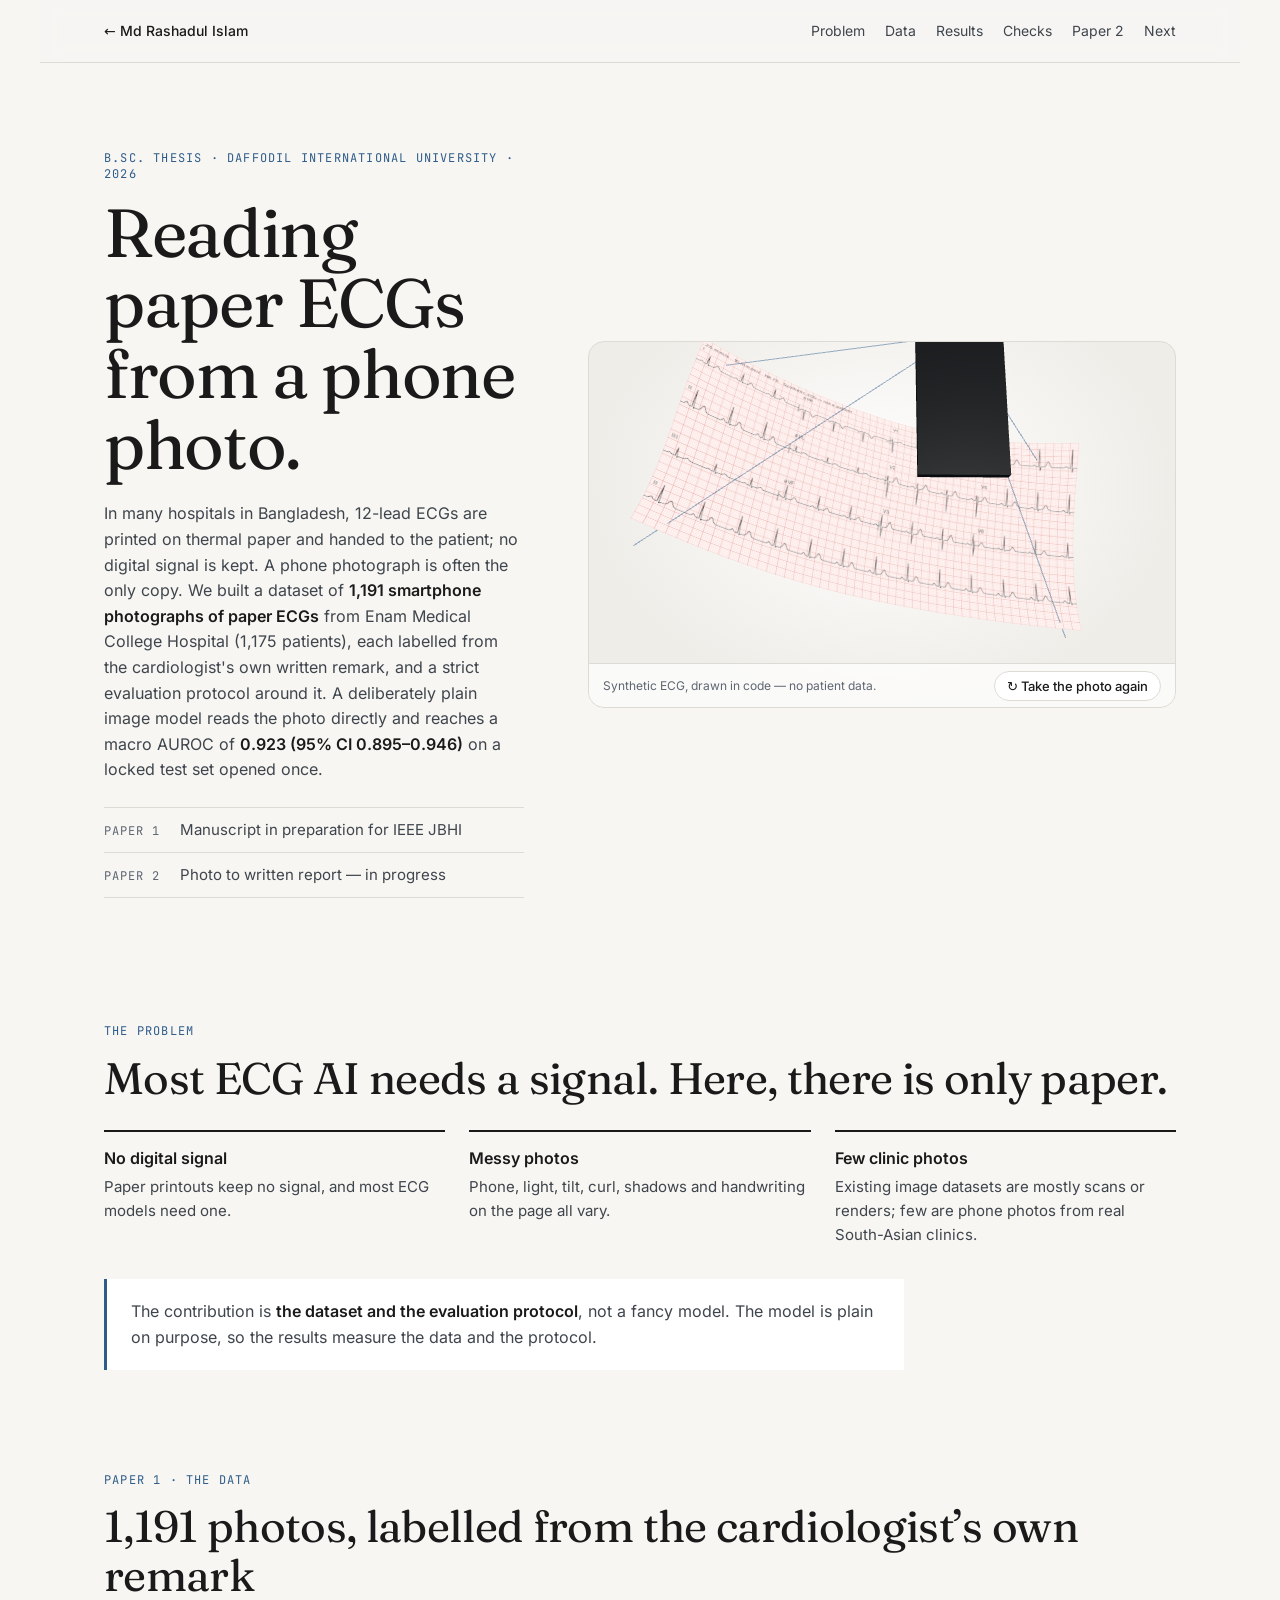
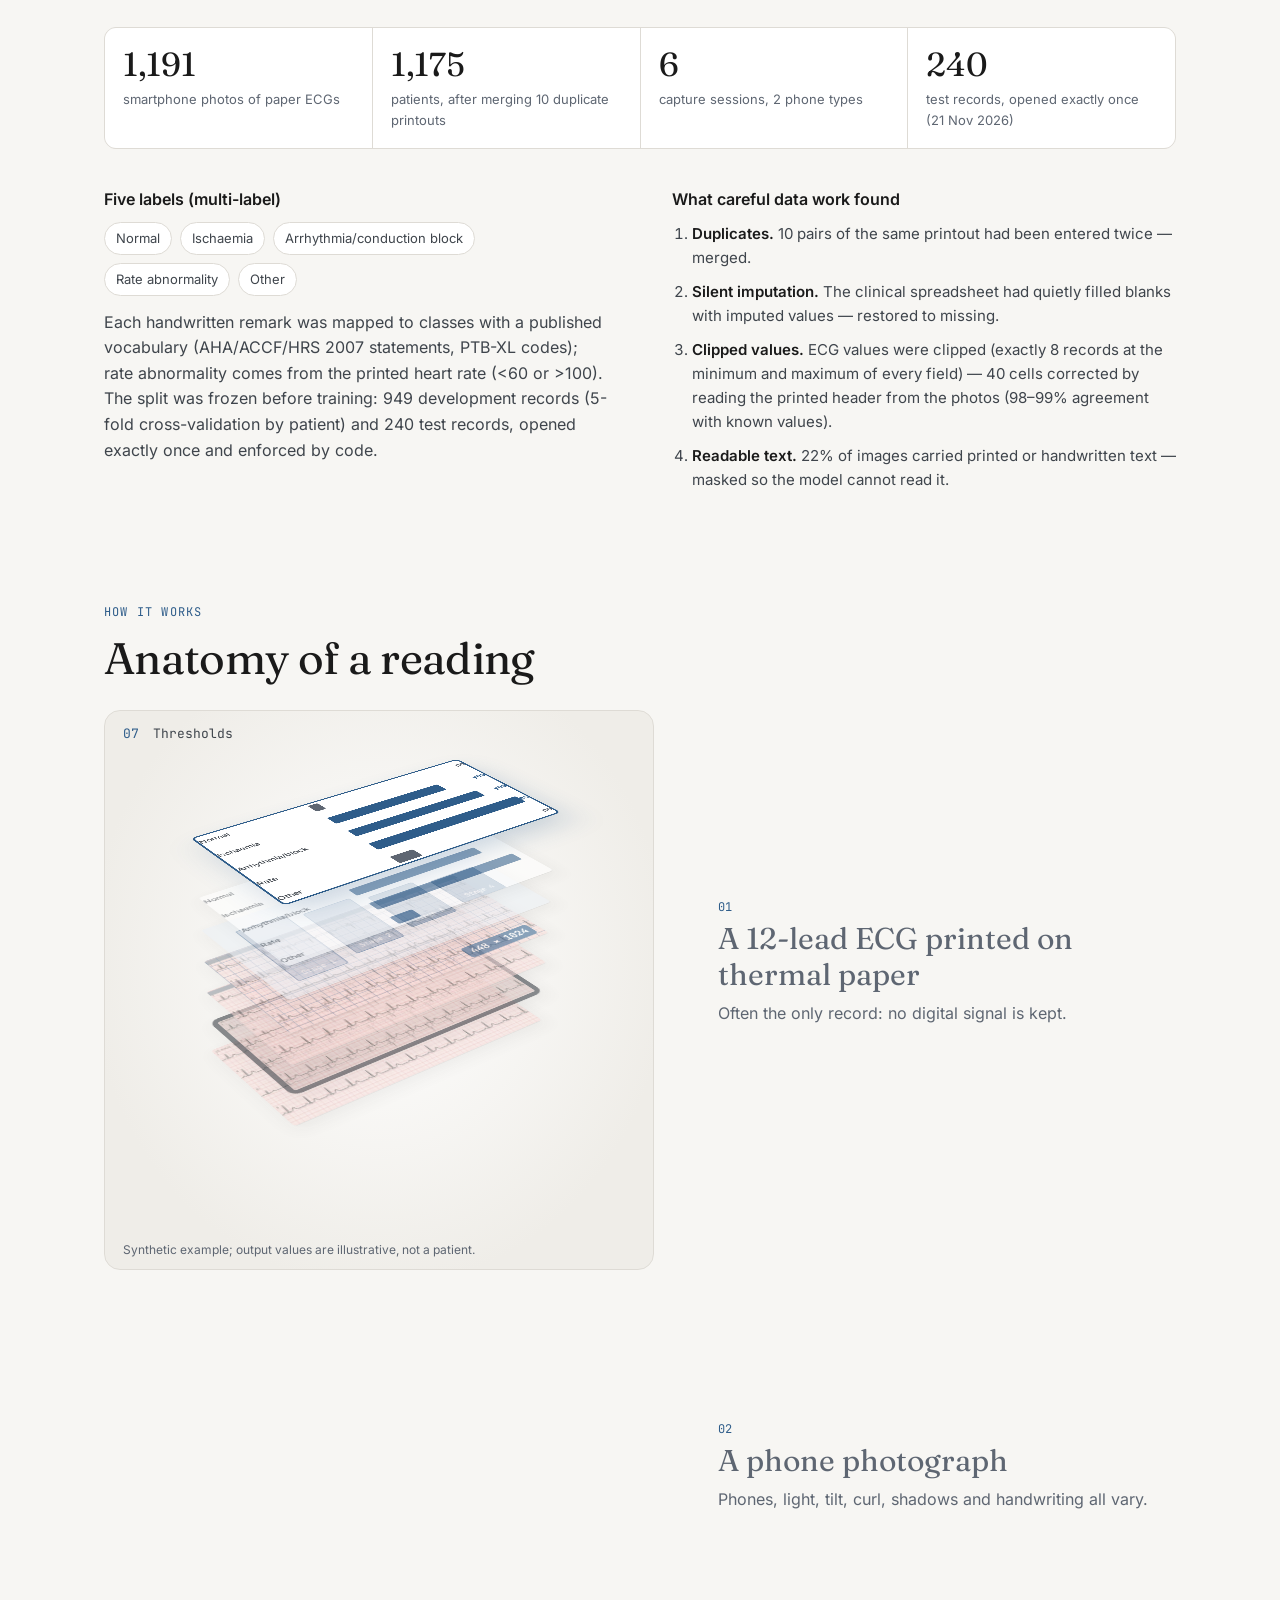
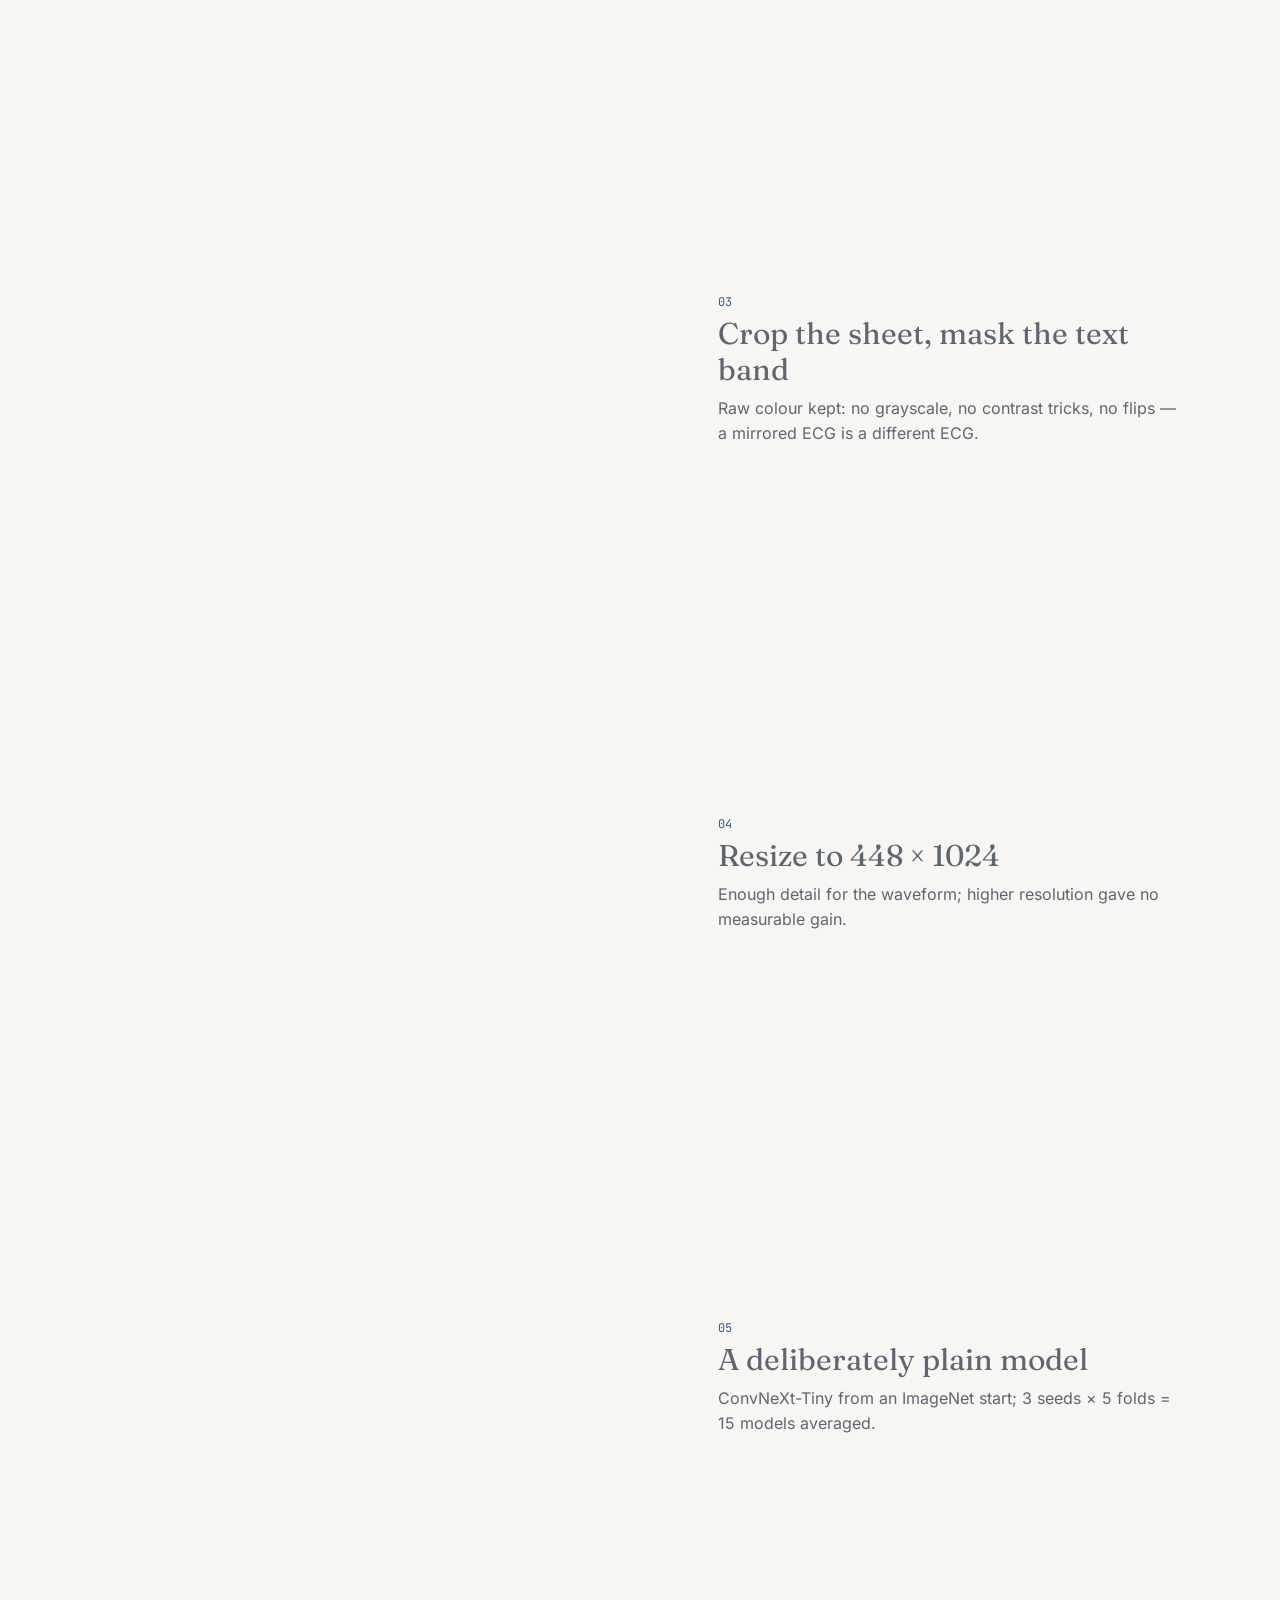
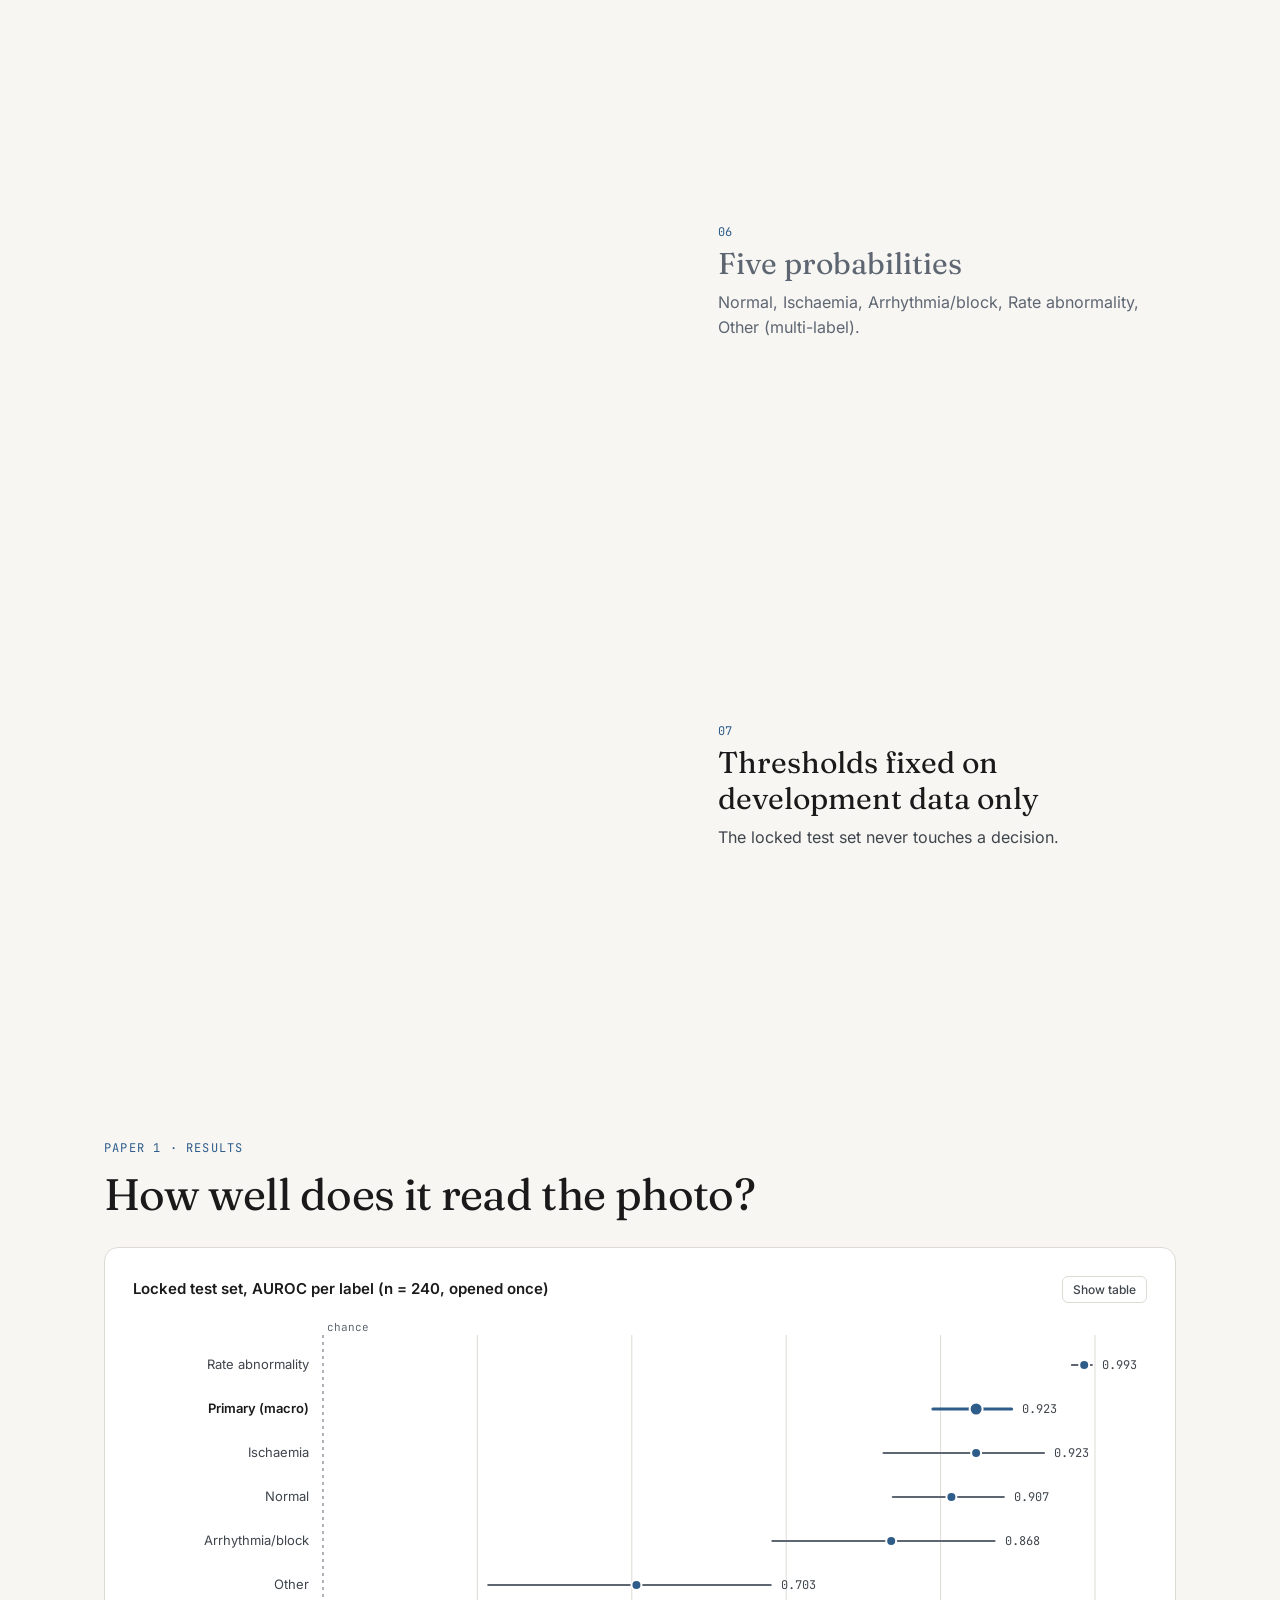
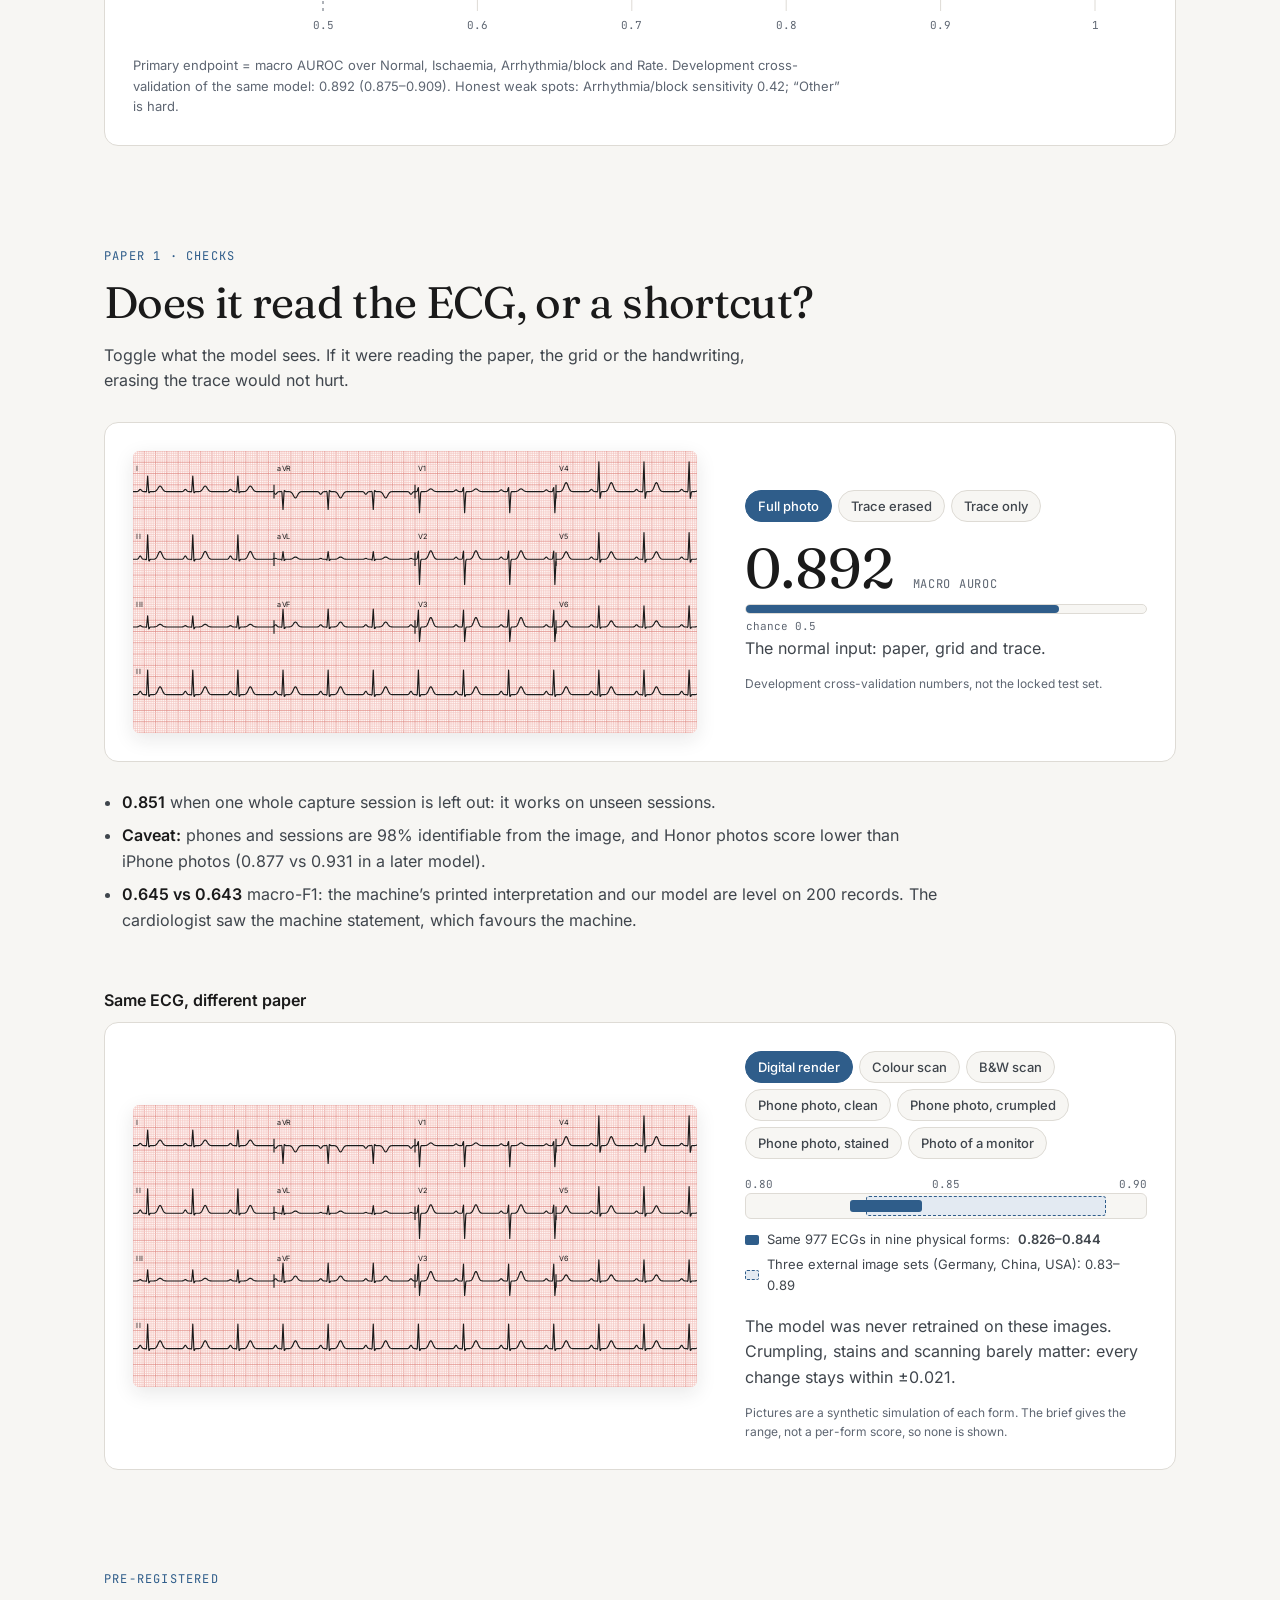
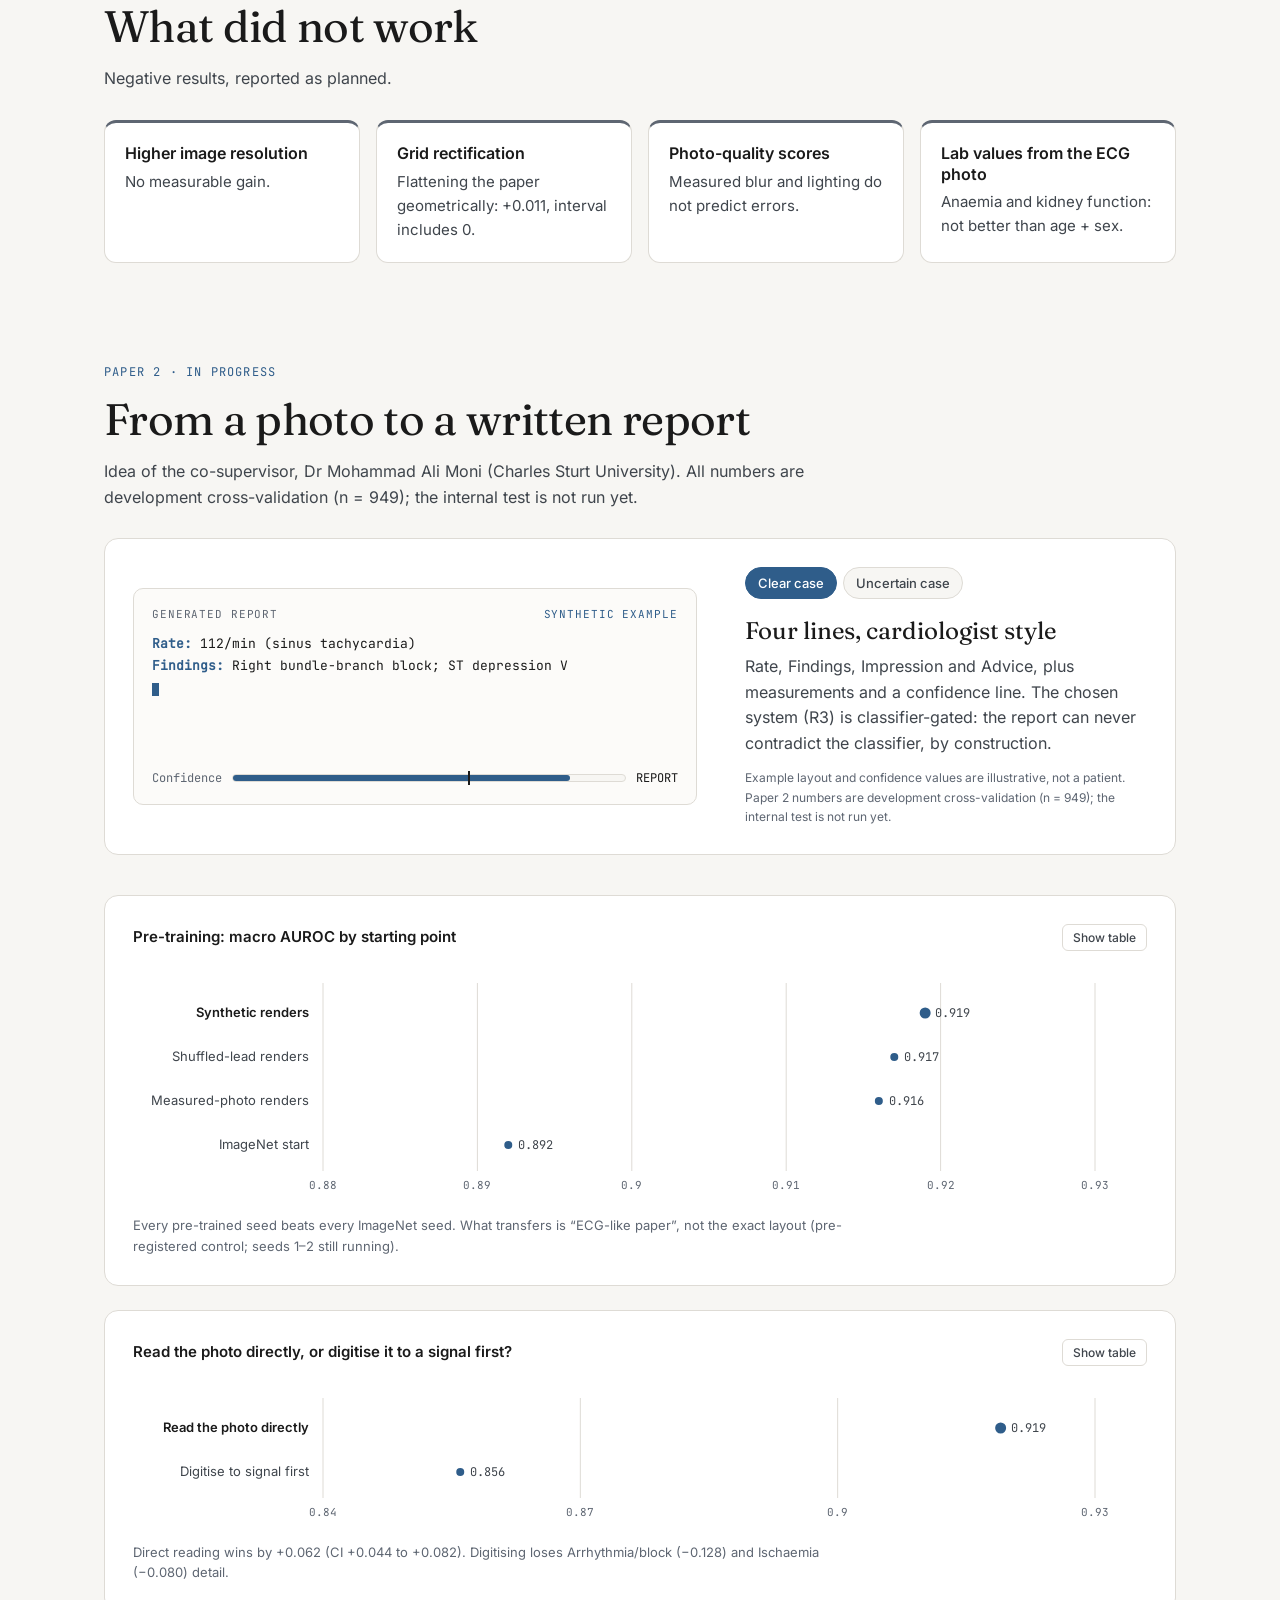
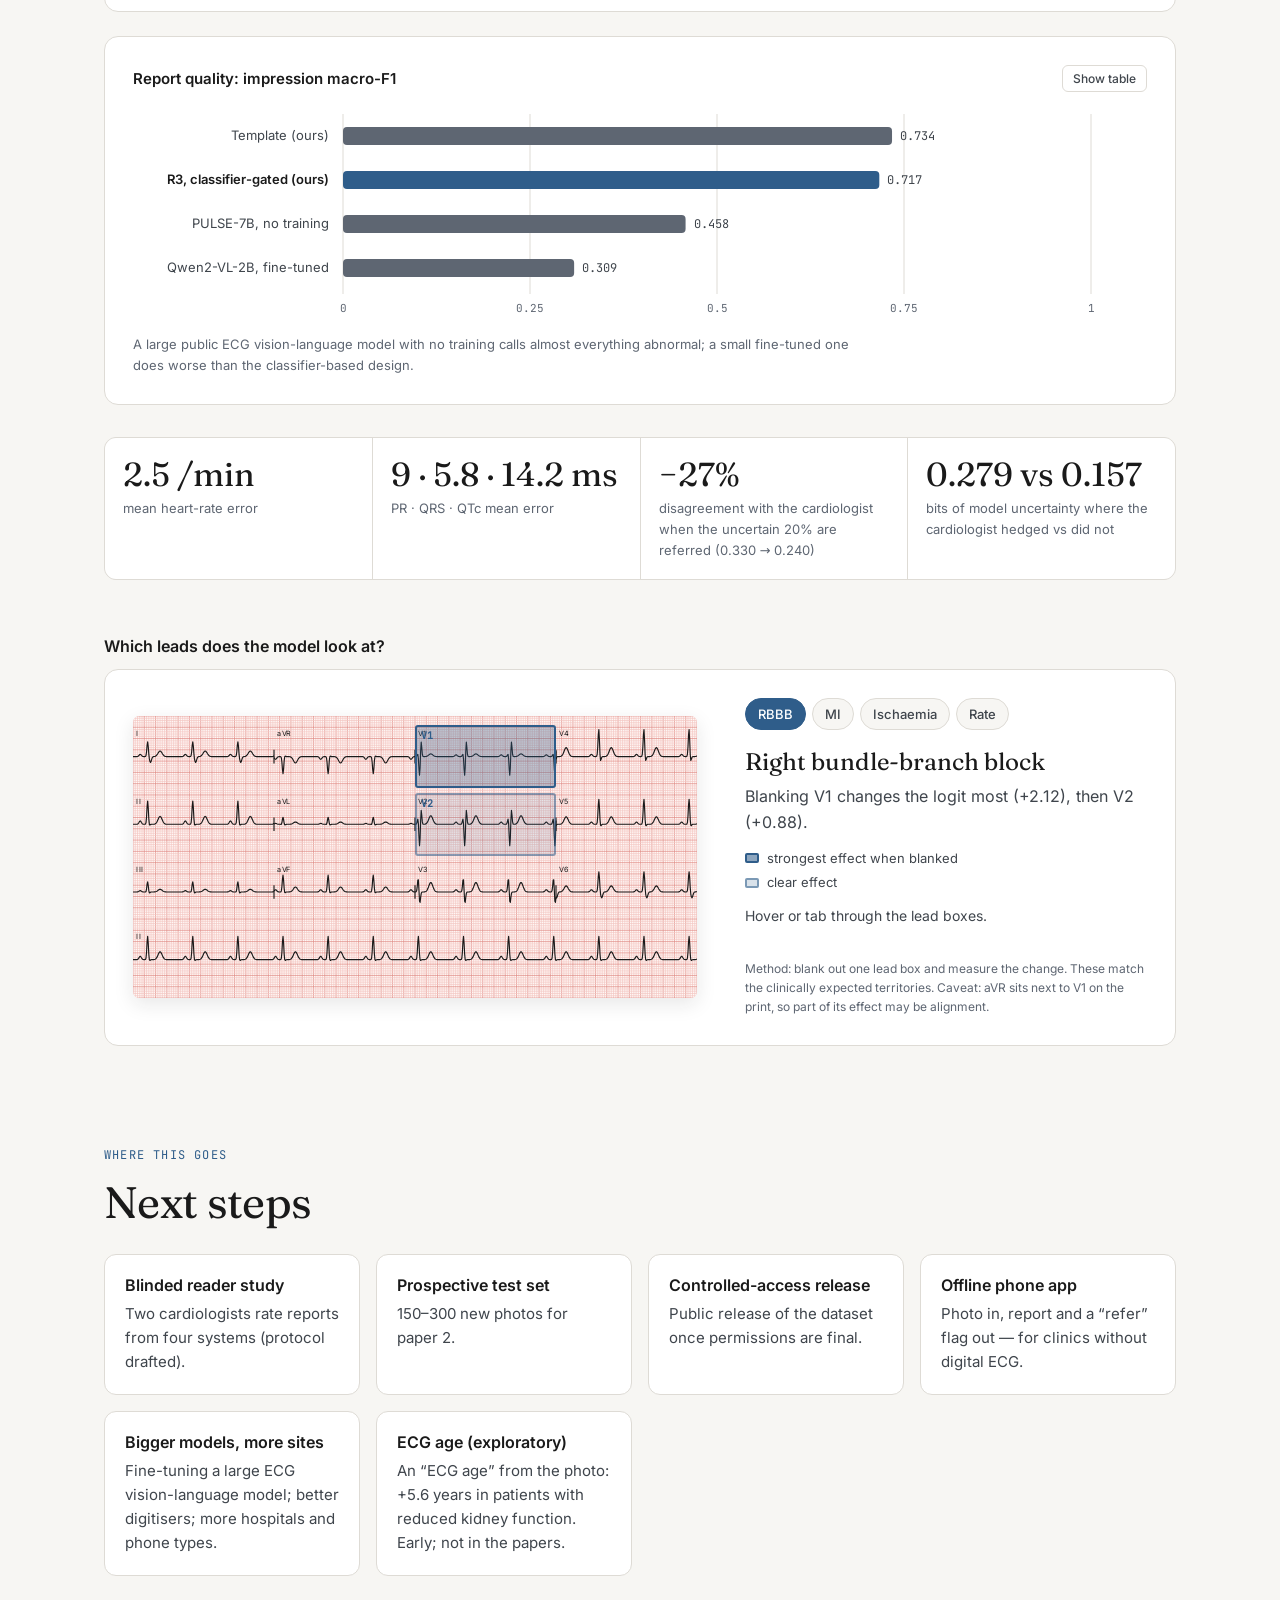
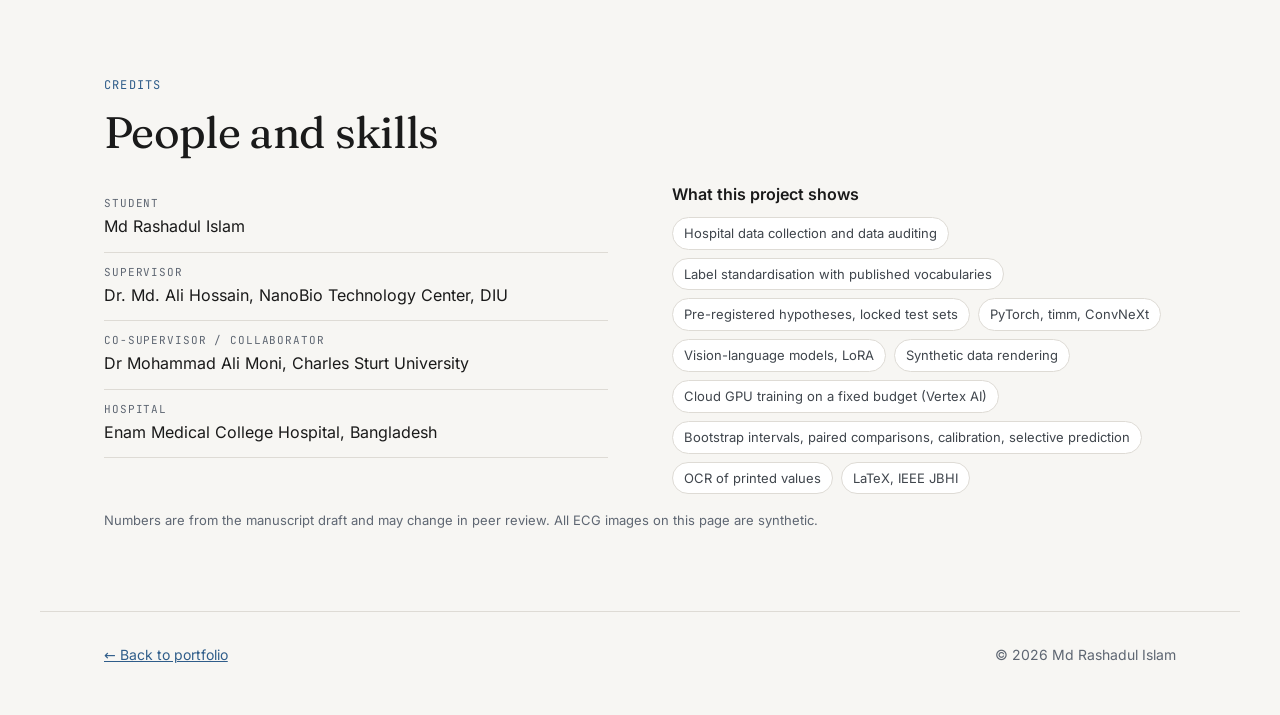
<file: thesis/index.html>
<!doctype html>
<html lang="en">
  <head>
    <meta charset="UTF-8" />
    <meta name="viewport" content="width=device-width, initial-scale=1.0" />
    <title>Reading paper ECGs from a phone photo — Md Rashadul Islam</title>
    <meta name="description" content="B.Sc. thesis: a dataset of 1,191 smartphone photographs of paper ECGs from Bangladesh and a strict evaluation protocol; macro AUROC 0.923 on a locked test set." />
    <meta name="theme-color" content="#F7F6F3" />
    <link rel="icon" type="image/svg+xml" href="/favicon.svg" />
    <meta property="og:title" content="Reading paper ECGs from a phone photo" />
    <meta property="og:type" content="article" />
    <script type="module" crossorigin src="/assets/thesis-ChHjd7hJ.js"></script>
    <link rel="modulepreload" crossorigin href="/assets/preload-helper-oT_X3QM0.js">
    <link rel="stylesheet" crossorigin href="/assets/thesis-Bi_HKfid.css">
  </head>
  <body>
    <div id="root"><a class="skip" href="#t-main">Skip to content</a><nav class="t-nav" aria-label="Site"><a href="../">← Md Rashadul Islam</a><ul class="t-toc"><li><a href="#problem">Problem</a></li><li><a href="#data">Data</a></li><li><a href="#results">Results</a></li><li><a href="#checks">Checks</a></li><li><a href="#report">Paper 2</a></li><li><a href="#next">Next</a></li></ul></nav><main id="t-main"><header class="t-hero"><div class="t-hero__text"><p class="t-kicker">B.Sc. thesis · Daffodil International University · 2026</p><h1 class="t-title">Reading paper ECGs from a phone photo.</h1><p class="t-lede">In many hospitals in Bangladesh, 12-lead ECGs are printed on thermal paper and handed to the patient; no digital signal is kept. A phone photograph is often the only copy. We built a dataset of<!-- --> <strong>1,191 smartphone photographs of paper ECGs</strong> from Enam Medical College Hospital (1,175 patients), each labelled from the cardiologist&#x27;s own written remark, and a strict evaluation protocol around it. A deliberately plain image model reads the photo directly and reaches a macro AUROC of<!-- --> <strong>0.923 (95% CI 0.895–0.946)</strong> on a locked test set opened once.</p><ul class="t-status"><li><span>Paper 1</span> Manuscript in preparation for IEEE JBHI</li><li><span>Paper 2</span> Photo to written report — in progress</li></ul></div><div class="t-stage"><canvas class="paper-static" role="img" aria-label="A synthetic 12-lead paper ECG on pink grid paper, three rows of four leads plus a lead II rhythm strip"></canvas><div class="t-flash" aria-hidden="true"></div><div class="t-stage__bar"><span>Synthetic ECG, drawn in code — no patient data.</span></div></div></header><section class="t-sec" id="problem" aria-labelledby="problem-title"><p class="t-kicker">The problem</p><h2 id="problem-title" class="t-h2">Most ECG AI needs a signal. Here, there is only paper.</h2><div class="t-cols3"><div><h3>No digital signal</h3><p>Paper printouts keep no signal, and most ECG models need one.</p></div><div><h3>Messy photos</h3><p>Phone, light, tilt, curl, shadows and handwriting on the page all vary.</p></div><div><h3>Few clinic photos</h3><p>Existing image datasets are mostly scans or renders; few are phone photos from real South-Asian clinics.</p></div></div><p class="t-claim">The contribution is <strong>the dataset and the evaluation protocol</strong>, not a fancy model. The model is plain on purpose, so the results measure the data and the protocol.</p></section><section class="t-sec" id="data" aria-labelledby="data-title"><p class="t-kicker">Paper 1 · The data</p><h2 id="data-title" class="t-h2">1,191 photos, labelled from the cardiologist’s own remark</h2><dl class="t-facts"><div><dt>1,191</dt><dd>smartphone photos of paper ECGs</dd></div><div><dt>1,175</dt><dd>patients, after merging 10 duplicate printouts</dd></div><div><dt>6</dt><dd>capture sessions, 2 phone types</dd></div><div><dt>240</dt><dd>test records, opened exactly once (21 Nov 2026)</dd></div></dl><div class="t-cols2"><div><h3 class="t-h3">Five labels (multi-label)</h3><ul class="t-chips"><li>Normal</li><li>Ischaemia</li><li>Arrhythmia/conduction block</li><li>Rate abnormality</li><li>Other</li></ul><p class="t-p">Each handwritten remark was mapped to classes with a published vocabulary (AHA/ACCF/HRS 2007 statements, PTB-XL codes); rate abnormality comes from the printed heart rate (&lt;60 or &gt;100). The split was frozen before training: 949 development records (5-fold cross-validation by patient) and 240 test records, opened exactly once and enforced by code.</p></div><div><h3 class="t-h3">What careful data work found</h3><ol class="t-audit"><li><strong>Duplicates<!-- -->.</strong> <!-- -->10 pairs of the same printout had been entered twice — merged.</li><li><strong>Silent imputation<!-- -->.</strong> <!-- -->The clinical spreadsheet had quietly filled blanks with imputed values — restored to missing.</li><li><strong>Clipped values<!-- -->.</strong> <!-- -->ECG values were clipped (exactly 8 records at the minimum and maximum of every field) — 40 cells corrected by reading the printed header from the photos (98–99% agreement with known values).</li><li><strong>Readable text<!-- -->.</strong> <!-- -->22% of images carried printed or handwritten text — masked so the model cannot read it.</li></ol></div></div></section><section class="t-sec pipe" aria-labelledby="pipe-title"><p class="t-kicker">How it works</p><h2 id="pipe-title" class="t-h2">Anatomy of a reading</h2><div class="pipe__grid"><div class="pipe__stage"><div class="pipe__label" aria-live="polite"><span>01</span> <!-- -->Paper</div><div class="stack"><div class="plate plate--on plate--paper" style="--i:0" aria-hidden="true"><div class="plate__img"></div></div><div class="plate plate--off plate--photo" style="--i:1" aria-hidden="true"><div class="plate__img"></div><div class="photo-tint"></div></div><div class="plate plate--off " style="--i:2" aria-hidden="true"><div class="plate__img"></div></div><div class="plate plate--off plate--px" style="--i:3" aria-hidden="true"><div class="plate__img"></div><div class="px-grid"></div><span class="plate__dim">448 × 1024</span></div><div class="plate plate--off plate--net" style="--i:4" aria-hidden="true"><div class="net-block" style="--k:0"><span>Stage 1</span></div><div class="net-block" style="--k:1"><span>Stage 2</span></div><div class="net-block" style="--k:2"><span>Stage 3</span></div><div class="net-block" style="--k:3"><span>Stage 4</span></div></div><div class="plate plate--off plate--out" style="--i:5" aria-hidden="true"><div class="out-row"><span>Normal</span><i style="width:6%"></i></div><div class="out-row"><span>Ischaemia</span><i style="width:71%"></i></div><div class="out-row"><span>Arrhythmia/block</span><i style="width:83%"></i></div><div class="out-row"><span>Rate</span><i style="width:95%"></i></div><div class="out-row"><span>Other</span><i style="width:14.000000000000002%"></i></div></div><div class="plate plate--off plate--out plate--th" style="--i:6" aria-hidden="true"><div class="out-row"><span>Normal</span><i style="width:6%"></i><b style="left:50%"></b><em>no</em></div><div class="out-row is-pos"><span>Ischaemia</span><i style="width:71%"></i><b style="left:50%"></b><em>yes</em></div><div class="out-row is-pos"><span>Arrhythmia/block</span><i style="width:83%"></i><b style="left:50%"></b><em>yes</em></div><div class="out-row is-pos"><span>Rate</span><i style="width:95%"></i><b style="left:50%"></b><em>yes</em></div><div class="out-row"><span>Other</span><i style="width:14.000000000000002%"></i><b style="left:50%"></b><em>no</em></div></div></div><p class="pipe__caption">Synthetic example; output values are illustrative, not a patient.</p></div><ol class="pipe__steps"><li data-i="0" class="is-on"><span class="pipe__n">01</span><h3>A 12-lead ECG printed on thermal paper</h3><p>Often the only record: no digital signal is kept.</p></li><li data-i="1" class=""><span class="pipe__n">02</span><h3>A phone photograph</h3><p>Phones, light, tilt, curl, shadows and handwriting all vary.</p></li><li data-i="2" class=""><span class="pipe__n">03</span><h3>Crop the sheet, mask the text band</h3><p>Raw colour kept: no grayscale, no contrast tricks, no flips — a mirrored ECG is a different ECG.</p></li><li data-i="3" class=""><span class="pipe__n">04</span><h3>Resize to 448 × 1024</h3><p>Enough detail for the waveform; higher resolution gave no measurable gain.</p></li><li data-i="4" class=""><span class="pipe__n">05</span><h3>A deliberately plain model</h3><p>ConvNeXt-Tiny from an ImageNet start; 3 seeds × 5 folds = 15 models averaged.</p></li><li data-i="5" class=""><span class="pipe__n">06</span><h3>Five probabilities</h3><p>Normal, Ischaemia, Arrhythmia/block, Rate abnormality, Other (multi-label).</p></li><li data-i="6" class=""><span class="pipe__n">07</span><h3>Thresholds fixed on development data only</h3><p>The locked test set never touches a decision.</p></li></ol></div></section><section class="t-sec" id="results" aria-labelledby="results-title"><p class="t-kicker">Paper 1 · Results</p><h2 id="results-title" class="t-h2">How well does it read the photo?</h2><figure class="chart"><figcaption class="chart__head"><span class="chart__title">Locked test set, AUROC per label (n = 240, opened once)</span><button type="button" class="chart__toggle" aria-pressed="false">Show table</button></figcaption><div class="chart__plot"><svg viewBox="0 0 640 326" width="640" height="326" role="img" aria-label="Locked test set, AUROC per label (n = 240, opened once)"><g><line x1="190" x2="190" y1="20" y2="296" class="axis-chance"></line><text x="190" y="314" class="axis-label" text-anchor="middle">0.5</text></g><g><line x1="269.59999999999997" x2="269.59999999999997" y1="20" y2="296" class="axis-grid"></line><text x="269.59999999999997" y="314" class="axis-label" text-anchor="middle">0.6</text></g><g><line x1="349.19999999999993" x2="349.19999999999993" y1="20" y2="296" class="axis-grid"></line><text x="349.19999999999993" y="314" class="axis-label" text-anchor="middle">0.7</text></g><g><line x1="428.80000000000007" x2="428.80000000000007" y1="20" y2="296" class="axis-grid"></line><text x="428.80000000000007" y="314" class="axis-label" text-anchor="middle">0.8</text></g><g><line x1="508.40000000000003" x2="508.40000000000003" y1="20" y2="296" class="axis-grid"></line><text x="508.40000000000003" y="314" class="axis-label" text-anchor="middle">0.9</text></g><g><line x1="588" x2="588" y1="20" y2="296" class="axis-grid"></line><text x="588" y="314" class="axis-label" text-anchor="middle">1</text></g><text x="194" y="16" class="axis-note">chance</text><g class="row" tabindex="0" aria-label="Rate abnormality: AUROC 0.993, 95% CI 0.985 to 0.998"><rect x="0" y="28" width="640" height="44" class="row__hit"></rect><text x="176" y="54" text-anchor="end" class="row__label">Rate abnormality</text><line x1="576.06" x2="586.408" y1="50" y2="50" class="row__ci"></line><circle cx="582.428" cy="50" r="5" class="row__dot"></circle><text x="596.408" y="54" class="row__value">0.993</text></g><g class="row row--primary" tabindex="0" aria-label="Primary (macro): AUROC 0.923, 95% CI 0.895 to 0.946"><rect x="0" y="72" width="640" height="44" class="row__hit"></rect><text x="176" y="98" text-anchor="end" class="row__label">Primary (macro)</text><line x1="504.42" x2="545.016" y1="94" y2="94" class="row__ci"></line><circle cx="526.7080000000001" cy="94" r="6.5" class="row__dot"></circle><text x="555.016" y="98" class="row__value">0.923</text></g><g class="row" tabindex="0" aria-label="Ischaemia: AUROC 0.923, 95% CI 0.863 to 0.967"><rect x="0" y="116" width="640" height="44" class="row__hit"></rect><text x="176" y="142" text-anchor="end" class="row__label">Ischaemia</text><line x1="478.948" x2="561.732" y1="138" y2="138" class="row__ci"></line><circle cx="526.7080000000001" cy="138" r="5" class="row__dot"></circle><text x="571.732" y="142" class="row__value">0.923</text></g><g class="row" tabindex="0" aria-label="Normal: AUROC 0.907, 95% CI 0.869 to 0.941"><rect x="0" y="160" width="640" height="44" class="row__hit"></rect><text x="176" y="186" text-anchor="end" class="row__label">Normal</text><line x1="483.724" x2="541.036" y1="182" y2="182" class="row__ci"></line><circle cx="513.972" cy="182" r="5" class="row__dot"></circle><text x="551.036" y="186" class="row__value">0.907</text></g><g class="row" tabindex="0" aria-label="Arrhythmia/block: AUROC 0.868, 95% CI 0.791 to 0.935"><rect x="0" y="204" width="640" height="44" class="row__hit"></rect><text x="176" y="230" text-anchor="end" class="row__label">Arrhythmia/block</text><line x1="421.636" x2="536.26" y1="226" y2="226" class="row__ci"></line><circle cx="482.928" cy="226" r="5" class="row__dot"></circle><text x="546.26" y="230" class="row__value">0.868</text></g><g class="row" tabindex="0" aria-label="Other: AUROC 0.703, 95% CI 0.607 to 0.790"><rect x="0" y="248" width="640" height="44" class="row__hit"></rect><text x="176" y="274" text-anchor="end" class="row__label">Other</text><line x1="275.17199999999997" x2="420.84000000000003" y1="270" y2="270" class="row__ci"></line><circle cx="351.58799999999997" cy="270" r="5" class="row__dot"></circle><text x="430.84000000000003" y="274" class="row__value">0.703</text></g></svg></div><p class="chart__foot">Primary endpoint = macro AUROC over Normal, Ischaemia, Arrhythmia/block and Rate. Development cross-validation of the same model: 0.892 (0.875–0.909). Honest weak spots: Arrhythmia/block sensitivity 0.42; “Other” is hard.</p></figure></section><section class="t-sec" id="checks" aria-labelledby="checks-title"><p class="t-kicker">Paper 1 · Checks</p><h2 id="checks-title" class="t-h2">Does it read the ECG, or a shortcut?</h2><p class="t-lead">Toggle what the model sees. If it were reading the paper, the grid or the handwriting, erasing the trace would not hurt.</p><div class="demo"><div class="demo__visual"><canvas class="demo__canvas" role="img" aria-label="Synthetic ECG, full photo"></canvas></div><div class="demo__panel"><div class="seg" role="radiogroup" aria-label="Input shown to the model"><button type="button" role="radio" aria-checked="true" class="is-on">Full photo</button><button type="button" role="radio" aria-checked="false" class="">Trace erased</button><button type="button" role="radio" aria-checked="false" class="">Trace only</button></div><p class="demo__big" aria-live="polite">0.892<!-- --> <span>macro AUROC</span></p><div class="meter" aria-hidden="true"><i style="width:78.4%"></i><b class="meter__chance">chance 0.5</b></div><p class="demo__text">The normal input: paper, grid and trace.</p><p class="demo__fine">Development cross-validation numbers, not the locked test set.</p></div></div><ul class="t-list"><li><strong>0.851</strong> when one whole capture session is left out: it works on unseen sessions.</li><li><strong>Caveat:</strong> phones and sessions are 98% identifiable from the image, and Honor photos score lower than iPhone photos (0.877 vs 0.931 in a later model).</li><li><strong>0.645 vs 0.643</strong> macro-F1: the machine’s printed interpretation and our model are level on 200 records. The cardiologist saw the machine statement, which favours the machine.</li></ul><h3 class="t-h3 t-h3--gap">Same ECG, different paper</h3><div class="demo"><div class="demo__visual"><canvas class="demo__canvas" role="img" aria-label="Synthetic ECG shown as: Digital render"></canvas></div><div class="demo__panel"><div class="seg" role="radiogroup" aria-label="Physical form of the same ECG"><button type="button" role="radio" aria-checked="true" class="is-on">Digital render</button><button type="button" role="radio" aria-checked="false" class="">Colour scan</button><button type="button" role="radio" aria-checked="false" class="">B&amp;W scan</button><button type="button" role="radio" aria-checked="false" class="">Phone photo, clean</button><button type="button" role="radio" aria-checked="false" class="">Phone photo, crumpled</button><button type="button" role="radio" aria-checked="false" class="">Phone photo, stained</button><button type="button" role="radio" aria-checked="false" class="">Photo of a monitor</button></div><div class="range" aria-label="AUROC range across physical forms"><div class="range__axis"><span style="left:0%">0.80</span><span style="left:50%">0.85</span><span style="left:100%">0.90</span></div><div class="range__track"><i class="range__band range__band--ext" style="left:29.999999999999915%;width:60.00000000000006%"></i><i class="range__band" style="left:25.99999999999991%;width:18.000000000000018%"></i></div><ul class="range__key"><li><i class="key key--forms"></i> Same 977 ECGs in nine physical forms: <strong>0.826–0.844</strong></li><li><i class="key key--ext"></i> Three external image sets (Germany, China, USA): 0.83–0.89</li></ul></div><p class="demo__text">The model was never retrained on these images. Crumpling, stains and scanning barely matter: every change stays within ±0.021.</p><p class="demo__fine">Pictures are a synthetic simulation of each form. The brief gives the range, not a per-form score, so none is shown.</p></div></div></section><section class="t-sec" id="negatives" aria-labelledby="negatives-title"><p class="t-kicker">Pre-registered</p><h2 id="negatives-title" class="t-h2">What did not work</h2><p class="t-lead">Negative results, reported as planned.</p><ul class="t-neg"><li><h3>Higher image resolution</h3><p>No measurable gain.</p></li><li><h3>Grid rectification</h3><p>Flattening the paper geometrically: +0.011, interval includes 0.</p></li><li><h3>Photo-quality scores</h3><p>Measured blur and lighting do not predict errors.</p></li><li><h3>Lab values from the ECG photo</h3><p>Anaemia and kidney function: not better than age + sex.</p></li></ul></section><section class="t-sec" id="report" aria-labelledby="report-title"><p class="t-kicker">Paper 2 · In progress</p><h2 id="report-title" class="t-h2">From a photo to a written report</h2><p class="t-lead">Idea of the co-supervisor, Dr Mohammad Ali Moni (Charles Sturt University). All numbers are development cross-validation (n = 949); the internal test is not run yet.</p><div class="demo demo--report"><div class="report" aria-live="polite"><div class="report__head"><span>Generated report</span><span class="report__tag">synthetic example</span></div><pre class="report__body"><span class="report__line"><b></b>
</span><span class="caret" aria-hidden="true"></span></pre><div class="report__conf"><span>Confidence</span><div class="conf"><i style="width:86%" class=""></i><b style="left:60%" title="referral gate"></b></div><span class="report__verdict">report</span></div></div><div class="demo__panel"><div class="seg" role="radiogroup" aria-label="Example case"><button type="button" role="radio" aria-checked="true" class="is-on">Clear case</button><button type="button" role="radio" aria-checked="false" class="">Uncertain case</button></div><h3 class="demo__h">Four lines, cardiologist style</h3><p class="demo__text">Rate, Findings, Impression and Advice, plus measurements and a confidence line. The chosen system (R3) is classifier-gated: the report can never contradict the classifier, by construction.</p><p class="demo__fine">Example layout and confidence values are illustrative, not a patient. Paper 2 numbers are development cross-validation (n = 949); the internal test is not run yet.</p></div></div><div class="t-chartgrid"><figure class="chart"><figcaption class="chart__head"><span class="chart__title">Pre-training: macro AUROC by starting point</span><button type="button" class="chart__toggle" aria-pressed="false">Show table</button></figcaption><div class="chart__plot"><svg viewBox="0 0 640 238" width="640" height="238" role="img" aria-label="Pre-training: macro AUROC by starting point"><g><line x1="190" x2="190" y1="20" y2="208" class="axis-grid"></line><text x="190" y="226" class="axis-label" text-anchor="middle">0.88</text></g><g><line x1="269.6" x2="269.6" y1="20" y2="208" class="axis-grid"></line><text x="269.6" y="226" class="axis-label" text-anchor="middle">0.89</text></g><g><line x1="349.20000000000005" x2="349.20000000000005" y1="20" y2="208" class="axis-grid"></line><text x="349.20000000000005" y="226" class="axis-label" text-anchor="middle">0.9</text></g><g><line x1="428.79999999999995" x2="428.79999999999995" y1="20" y2="208" class="axis-grid"></line><text x="428.79999999999995" y="226" class="axis-label" text-anchor="middle">0.91</text></g><g><line x1="508.40000000000003" x2="508.40000000000003" y1="20" y2="208" class="axis-grid"></line><text x="508.40000000000003" y="226" class="axis-label" text-anchor="middle">0.92</text></g><g><line x1="588" x2="588" y1="20" y2="208" class="axis-grid"></line><text x="588" y="226" class="axis-label" text-anchor="middle">0.93</text></g><g class="row row--primary" tabindex="0" aria-label="Synthetic renders: AUROC 0.919"><rect x="0" y="28" width="640" height="44" class="row__hit"></rect><text x="176" y="54" text-anchor="end" class="row__label">Synthetic renders</text><circle cx="500.44" cy="50" r="6.5" class="row__dot"></circle><text x="510.44" y="54" class="row__value">0.919</text></g><g class="row" tabindex="0" aria-label="Shuffled-lead renders: AUROC 0.917"><rect x="0" y="72" width="640" height="44" class="row__hit"></rect><text x="176" y="98" text-anchor="end" class="row__label">Shuffled-lead renders</text><circle cx="484.52" cy="94" r="5" class="row__dot"></circle><text x="494.52" y="98" class="row__value">0.917</text></g><g class="row" tabindex="0" aria-label="Measured-photo renders: AUROC 0.916"><rect x="0" y="116" width="640" height="44" class="row__hit"></rect><text x="176" y="142" text-anchor="end" class="row__label">Measured-photo renders</text><circle cx="476.56" cy="138" r="5" class="row__dot"></circle><text x="486.56" y="142" class="row__value">0.916</text></g><g class="row" tabindex="0" aria-label="ImageNet start: AUROC 0.892"><rect x="0" y="160" width="640" height="44" class="row__hit"></rect><text x="176" y="186" text-anchor="end" class="row__label">ImageNet start</text><circle cx="285.52" cy="182" r="5" class="row__dot"></circle><text x="295.52" y="186" class="row__value">0.892</text></g></svg></div><p class="chart__foot">Every pre-trained seed beats every ImageNet seed. What transfers is “ECG-like paper”, not the exact layout (pre-registered control; seeds 1–2 still running).</p></figure><figure class="chart"><figcaption class="chart__head"><span class="chart__title">Read the photo directly, or digitise it to a signal first?</span><button type="button" class="chart__toggle" aria-pressed="false">Show table</button></figcaption><div class="chart__plot"><svg viewBox="0 0 640 150" width="640" height="150" role="img" aria-label="Read the photo directly, or digitise it to a signal first?"><g><line x1="190" x2="190" y1="20" y2="120" class="axis-grid"></line><text x="190" y="138" class="axis-label" text-anchor="middle">0.84</text></g><g><line x1="322.66666666666663" x2="322.66666666666663" y1="20" y2="120" class="axis-grid"></line><text x="322.66666666666663" y="138" class="axis-label" text-anchor="middle">0.87</text></g><g><line x1="455.3333333333333" x2="455.3333333333333" y1="20" y2="120" class="axis-grid"></line><text x="455.3333333333333" y="138" class="axis-label" text-anchor="middle">0.9</text></g><g><line x1="588" x2="588" y1="20" y2="120" class="axis-grid"></line><text x="588" y="138" class="axis-label" text-anchor="middle">0.93</text></g><g class="row row--primary" tabindex="0" aria-label="Read the photo directly: AUROC 0.919"><rect x="0" y="28" width="640" height="44" class="row__hit"></rect><text x="176" y="54" text-anchor="end" class="row__label">Read the photo directly</text><circle cx="539.3555555555556" cy="50" r="6.5" class="row__dot"></circle><text x="549.3555555555556" y="54" class="row__value">0.919</text></g><g class="row" tabindex="0" aria-label="Digitise to signal first: AUROC 0.856"><rect x="0" y="72" width="640" height="44" class="row__hit"></rect><text x="176" y="98" text-anchor="end" class="row__label">Digitise to signal first</text><circle cx="260.7555555555556" cy="94" r="5" class="row__dot"></circle><text x="270.7555555555556" y="98" class="row__value">0.856</text></g></svg></div><p class="chart__foot">Direct reading wins by +0.062 (CI +0.044 to +0.082). Digitising loses Arrhythmia/block (−0.128) and Ischaemia (−0.080) detail.</p></figure><figure class="chart"><figcaption class="chart__head"><span class="chart__title">Report quality: impression macro-F1</span><button type="button" class="chart__toggle" aria-pressed="false">Show table</button></figcaption><div class="chart__plot"><svg viewBox="0 0 640 216" width="640" height="216" role="img" aria-label="Report quality: impression macro-F1"><g><line x1="210" x2="210" y1="10" y2="190" class="axis-grid"></line><text x="210" y="208" class="axis-label" text-anchor="middle">0</text></g><g><line x1="303.5" x2="303.5" y1="10" y2="190" class="axis-grid"></line><text x="303.5" y="208" class="axis-label" text-anchor="middle">0.25</text></g><g><line x1="397" x2="397" y1="10" y2="190" class="axis-grid"></line><text x="397" y="208" class="axis-label" text-anchor="middle">0.5</text></g><g><line x1="490.5" x2="490.5" y1="10" y2="190" class="axis-grid"></line><text x="490.5" y="208" class="axis-label" text-anchor="middle">0.75</text></g><g><line x1="584" x2="584" y1="10" y2="190" class="axis-grid"></line><text x="584" y="208" class="axis-label" text-anchor="middle">1</text></g><g class="row" tabindex="0" aria-label="Template (ours): Macro-F1 0.734"><rect x="0" y="10" width="640" height="44" class="row__hit"></rect><text x="196" y="36" text-anchor="end" class="row__label">Template (ours)</text><rect x="210" y="23" width="274.516" height="18" rx="4" class="bar"></rect><text x="492.516" y="36" class="row__value">0.734</text></g><g class="row row--primary" tabindex="0" aria-label="R3, classifier-gated (ours): Macro-F1 0.717"><rect x="0" y="54" width="640" height="44" class="row__hit"></rect><text x="196" y="80" text-anchor="end" class="row__label">R3, classifier-gated (ours)</text><rect x="210" y="67" width="268.158" height="18" rx="4" class="bar bar--primary"></rect><text x="486.158" y="80" class="row__value">0.717</text></g><g class="row" tabindex="0" aria-label="PULSE-7B, no training: Macro-F1 0.458"><rect x="0" y="98" width="640" height="44" class="row__hit"></rect><text x="196" y="124" text-anchor="end" class="row__label">PULSE-7B, no training</text><rect x="210" y="111" width="171.29200000000003" height="18" rx="4" class="bar"></rect><text x="389.29200000000003" y="124" class="row__value">0.458</text></g><g class="row" tabindex="0" aria-label="Qwen2-VL-2B, fine-tuned: Macro-F1 0.309"><rect x="0" y="142" width="640" height="44" class="row__hit"></rect><text x="196" y="168" text-anchor="end" class="row__label">Qwen2-VL-2B, fine-tuned</text><rect x="210" y="155" width="115.56600000000003" height="18" rx="4" class="bar"></rect><text x="333.56600000000003" y="168" class="row__value">0.309</text></g></svg></div><p class="chart__foot">A large public ECG vision-language model with no training calls almost everything abnormal; a small fine-tuned one does worse than the classifier-based design.</p></figure></div><dl class="t-facts t-facts--4"><div><dt>2.5 /min</dt><dd>mean heart-rate error</dd></div><div><dt>9 · 5.8 · 14.2 ms</dt><dd>PR · QRS · QTc mean error</dd></div><div><dt>−27%</dt><dd>disagreement with the cardiologist when the uncertain 20% are referred (0.330 → 0.240)</dd></div><div><dt>0.279 vs 0.157</dt><dd>bits of model uncertainty where the cardiologist hedged vs did not</dd></div></dl><h3 class="t-h3 t-h3--gap">Which leads does the model look at?</h3><div class="demo demo--leads"><div class="demo__visual"><div class="leads"><canvas class="demo__canvas" role="img" aria-label="Synthetic 12-lead ECG with lead boxes"></canvas><button type="button" class="lead lead--none" style="left:0%;top:3.2%;width:25%;height:22.400000000000002%" aria-label="I: not a key lead for Right bundle-branch block"><span>I</span></button><button type="button" class="lead lead--none" style="left:25%;top:3.2%;width:25%;height:22.400000000000002%" aria-label="aVR: not a key lead for Right bundle-branch block"><span>aVR</span></button><button type="button" class="lead lead--strong" style="left:50%;top:3.2%;width:25%;height:22.400000000000002%" aria-label="V1: strong importance for Right bundle-branch block"><span>V1</span></button><button type="button" class="lead lead--none" style="left:75%;top:3.2%;width:25%;height:22.400000000000002%" aria-label="V4: not a key lead for Right bundle-branch block"><span>V4</span></button><button type="button" class="lead lead--none" style="left:0%;top:27.200000000000003%;width:25%;height:22.400000000000002%" aria-label="II: not a key lead for Right bundle-branch block"><span>II</span></button><button type="button" class="lead lead--none" style="left:25%;top:27.200000000000003%;width:25%;height:22.400000000000002%" aria-label="aVL: not a key lead for Right bundle-branch block"><span>aVL</span></button><button type="button" class="lead lead--medium" style="left:50%;top:27.200000000000003%;width:25%;height:22.400000000000002%" aria-label="V2: medium importance for Right bundle-branch block"><span>V2</span></button><button type="button" class="lead lead--none" style="left:75%;top:27.200000000000003%;width:25%;height:22.400000000000002%" aria-label="V5: not a key lead for Right bundle-branch block"><span>V5</span></button><button type="button" class="lead lead--none" style="left:0%;top:51.2%;width:25%;height:22.400000000000002%" aria-label="III: not a key lead for Right bundle-branch block"><span>III</span></button><button type="button" class="lead lead--none" style="left:25%;top:51.2%;width:25%;height:22.400000000000002%" aria-label="aVF: not a key lead for Right bundle-branch block"><span>aVF</span></button><button type="button" class="lead lead--none" style="left:50%;top:51.2%;width:25%;height:22.400000000000002%" aria-label="V3: not a key lead for Right bundle-branch block"><span>V3</span></button><button type="button" class="lead lead--none" style="left:75%;top:51.2%;width:25%;height:22.400000000000002%" aria-label="V6: not a key lead for Right bundle-branch block"><span>V6</span></button><button type="button" class="lead lead--none" style="left:0%;top:75.2%;width:100%;height:22.400000000000002%" aria-label="II rhythm: not a key lead for Right bundle-branch block"><span>II rhythm</span></button></div></div><div class="demo__panel"><div class="seg" role="radiogroup" aria-label="Finding"><button type="button" role="radio" aria-checked="true" class="is-on">RBBB</button><button type="button" role="radio" aria-checked="false" class="">MI</button><button type="button" role="radio" aria-checked="false" class="">Ischaemia</button><button type="button" role="radio" aria-checked="false" class="">Rate</button></div><h3 class="demo__h">Right bundle-branch block</h3><p class="demo__text">Blanking V1 changes the logit most (+2.12), then V2 (+0.88).</p><ul class="lead-key"><li><i class="key key--strong"></i> strongest effect when blanked</li><li><i class="key key--medium"></i> clear effect</li></ul><p class="demo__text demo__focus" aria-live="polite">Hover or tab through the lead boxes.</p><p class="demo__fine">Method: blank out one lead box and measure the change. These match the clinically expected territories. Caveat: aVR sits next to V1 on the print, so part of its effect may be alignment.</p></div></div></section><section class="t-sec" id="next" aria-labelledby="next-title"><p class="t-kicker">Where this goes</p><h2 id="next-title" class="t-h2">Next steps</h2><ul class="t-next"><li><h3>Blinded reader study</h3><p>Two cardiologists rate reports from four systems (protocol drafted).</p></li><li><h3>Prospective test set</h3><p>150–300 new photos for paper 2.</p></li><li><h3>Controlled-access release</h3><p>Public release of the dataset once permissions are final.</p></li><li><h3>Offline phone app</h3><p>Photo in, report and a “refer” flag out — for clinics without digital ECG.</p></li><li><h3>Bigger models, more sites</h3><p>Fine-tuning a large ECG vision-language model; better digitisers; more hospitals and phone types.</p></li><li><h3>ECG age (exploratory)</h3><p>An “ECG age” from the photo: +5.6 years in patients with reduced kidney function. Early; not in the papers.</p></li></ul></section><section class="t-sec" id="credits" aria-labelledby="credits-title"><p class="t-kicker">Credits</p><h2 id="credits-title" class="t-h2">People and skills</h2><div class="t-cols2"><dl class="t-credits"><div><dt>Student</dt><dd>Md Rashadul Islam</dd></div><div><dt>Supervisor</dt><dd>Dr. Md. Ali Hossain, NanoBio Technology Center, DIU</dd></div><div><dt>Co-supervisor / collaborator</dt><dd>Dr Mohammad Ali Moni, Charles Sturt University</dd></div><div><dt>Hospital</dt><dd>Enam Medical College Hospital, Bangladesh</dd></div></dl><div><h3 class="t-h3">What this project shows</h3><ul class="t-chips"><li>Hospital data collection and data auditing</li><li>Label standardisation with published vocabularies</li><li>Pre-registered hypotheses, locked test sets</li><li>PyTorch, timm, ConvNeXt</li><li>Vision-language models, LoRA</li><li>Synthetic data rendering</li><li>Cloud GPU training on a fixed budget (Vertex AI)</li><li>Bootstrap intervals, paired comparisons, calibration, selective prediction</li><li>OCR of printed values</li><li>LaTeX, IEEE JBHI</li></ul></div></div><p class="t-note">Numbers are from the manuscript draft and may change in peer review. All ECG images on this page are synthetic.</p></section></main><footer class="t-foot"><a href="../">← Back to portfolio</a><span>© 2026 Md Rashadul Islam</span></footer></div>
  </body>
</html>
</file>
<file: assets/main-qJEAatDE.css>
.lns-wrap{position:relative;display:block;touch-action:pan-y;-webkit-touch-callout:none;-webkit-user-select:none;user-select:none}.lns-on{cursor:crosshair}.lns-lens{position:absolute;left:0;top:0;z-index:5;border-radius:50%;overflow:hidden;pointer-events:none;background:var(--surface);border:1.5px solid var(--text);box-shadow:0 0 0 3px color-mix(in srgb,var(--surface) 70%,transparent),0 6px 18px #00000038;will-change:transform}.lns-clone{position:absolute;left:0;top:0;transform-origin:0 0;pointer-events:none}.lns-cross{position:absolute;left:50%;top:50%;width:14px;height:14px;margin:-7px 0 0 -7px;pointer-events:none;background:linear-gradient(var(--accent),var(--accent)) center / 1px 100% no-repeat,linear-gradient(var(--accent),var(--accent)) center / 100% 1px no-repeat;opacity:.8}.lns-label{position:absolute;left:50%;bottom:9%;transform:translate(-50%);font:500 11px/1 var(--mono);color:var(--text);background:color-mix(in srgb,var(--surface) 88%,transparent);padding:2px 5px;border-radius:3px;border:1px solid var(--line);pointer-events:none}.ix-sr{position:absolute;width:1px;height:1px;overflow:hidden;clip:rect(0 0 0 0);white-space:nowrap}.ix-defs{position:absolute;width:0;height:0;overflow:hidden}.ix-dot,.ix-cal,.ix-card{position:fixed;left:0;top:0;pointer-events:none;z-index:9999}.ix-dot{width:36px;height:36px;margin:-18px 0 0 -18px;opacity:0;transition:opacity .2s;will-change:transform}.ix-dot.ix-show{opacity:1}.ix-dot:before,.ix-dot:after{content:"";position:absolute;inset:0;border-radius:50%;transition:transform .22s cubic-bezier(.2,.8,.2,1),opacity .22s}.ix-dot:after{background:var(--text);transform:scale(.2);opacity:.75}.ix-dot:before{border:1.5px solid var(--accent);transform:scale(.25);opacity:0}.ix-dot.ix-ring:before{transform:scale(1);opacity:.9}.ix-dot.ix-ring:after{transform:scale(.1)}.ix-dot.ix-in:after{background:var(--accent);transform:scale(.14);opacity:1}.ix-cal{color:var(--accent);opacity:0;transition:opacity .18s;will-change:transform,width,height}.ix-cal.ix-show{opacity:1}.ix-cl,.ix-cr{position:absolute;top:0;bottom:0;width:10px;border:1.5px solid currentColor}.ix-cl{left:0;border-right:0}.ix-cr{right:0;border-left:0}.ix-cal:before{content:"";position:absolute;left:0;right:0;top:-10px;height:6px;border:1px solid currentColor;border-bottom:0;opacity:.8}.ix-lab{position:absolute;left:50%;top:-19px;transform:translate(-50%);padding:0 6px;background:var(--bg);font:500 11px/16px var(--mono);letter-spacing:.02em;white-space:nowrap;color:var(--accent)}.ix-fx [data-caliper],.ix-fx [data-caliper] *{cursor:none}.ix-fx [data-magnetic]{will-change:translate}.ix-fx [data-tilt]{transform:perspective(900px) rotateX(var(--ix-rx, 0deg)) rotateY(var(--ix-ry, 0deg));transform-style:preserve-3d}:where(.ix-fx [data-tilt]){position:relative}.ix-fx [data-tilt]:after{content:"";position:absolute;inset:-1px;border-radius:inherit;pointer-events:none;padding:1.5px;z-index:3;background:radial-gradient(260px circle at var(--ix-gx, 50%) var(--ix-gy, 50%),var(--amber),color-mix(in srgb,var(--accent) 65%,transparent) 42%,transparent 72%);-webkit-mask:linear-gradient(#000 0 0) content-box,linear-gradient(#000 0 0);-webkit-mask-composite:xor;mask-composite:exclude;opacity:var(--ix-go, 0)}.ix-fx [data-tilt]:before{content:"";position:absolute;inset:0;border-radius:inherit;pointer-events:none;z-index:0;background:radial-gradient(320px circle at var(--ix-gx, 50%) var(--ix-gy, 50%),color-mix(in srgb,var(--amber) 9%,transparent),transparent 70%);opacity:var(--ix-go, 0)}.ix-fx [data-tilt]>*{position:relative;z-index:1}[data-reveal]{text-decoration:underline dotted var(--accent);text-underline-offset:3px;text-decoration-thickness:1.5px;cursor:help;border-radius:2px}[data-reveal]:focus-visible{outline:2px solid var(--accent);outline-offset:2px}.ix-card{width:160px;height:100px;opacity:0;transition:opacity .16s,scale .2s cubic-bezier(.2,.8,.2,1);scale:.92;border-radius:6px;box-shadow:0 8px 24px #0000002e,0 0 0 1px var(--line);background:var(--surface)}.ix-card.ix-show{opacity:1;scale:1}.ix-paper{position:absolute;inset:0;border-radius:inherit;overflow:hidden;background-color:#fffdf8;background-image:linear-gradient(color-mix(in srgb,var(--trace) 34%,transparent) 1px,transparent 1px),linear-gradient(90deg,color-mix(in srgb,var(--trace) 34%,transparent) 1px,transparent 1px),linear-gradient(color-mix(in srgb,var(--trace) 14%,transparent) 1px,transparent 1px),linear-gradient(90deg,color-mix(in srgb,var(--trace) 14%,transparent) 1px,transparent 1px);background-size:20px 20px,20px 20px,4px 4px,4px 4px}.ix-paper svg{display:block}.ix-paper path{fill:none;stroke:#1c1f24;stroke-width:1.1;stroke-linejoin:round}.ix-paper:after{content:"";position:absolute;inset:0;pointer-events:none}.ix-cap{position:absolute;left:6px;bottom:5px;padding:0 5px;border-radius:3px;background:#ffffffe0;font:500 10px/15px var(--mono);color:#1c1f24}.ix-f-crumpled .ix-paper{filter:url(#ix-crumple)}.ix-f-crumpled .ix-paper:after{background:linear-gradient(118deg,transparent 30%,rgb(0 0 0 / .14) 31%,transparent 37%),linear-gradient(62deg,transparent 55%,rgb(255 255 255 / .5) 56%,rgb(0 0 0 / .1) 60%,transparent 66%),linear-gradient(170deg,transparent 62%,rgb(0 0 0 / .1) 63%,transparent 70%)}.ix-f-stained .ix-paper:after{background:radial-gradient(circle at 72% 34%,rgb(122 74 30 / .32) 0 15%,rgb(122 74 30 / .5) 16.5%,transparent 18%),radial-gradient(circle at 24% 70%,rgb(140 90 40 / .22) 0 11%,rgb(122 74 30 / .38) 12%,transparent 13.5%),radial-gradient(ellipse at 50% 100%,rgb(150 110 60 / .18),transparent 60%)}.ix-f-scanned .ix-paper{filter:grayscale(1) blur(.4px) contrast(1.15);transform:rotate(-1.2deg) scale(1.04)}.ix-f-scanned .ix-paper:after{background:linear-gradient(90deg,rgb(0 0 0 / .14),transparent 8%,transparent 92%,rgb(0 0 0 / .1))}.ix-f-monitor{background:#0b0d10}.ix-f-monitor .ix-paper{inset:7px;border-radius:2px;background-color:#0f1a17;background-size:20px 20px,20px 20px,0 0,0 0;background-image:linear-gradient(rgb(120 220 170 / .12) 1px,transparent 1px),linear-gradient(90deg,rgb(120 220 170 / .12) 1px,transparent 1px)}.ix-f-monitor .ix-paper svg{width:146px;height:86px}.ix-f-monitor .ix-paper path{stroke:#7fe0b0}.ix-f-monitor .ix-paper:after{background:repeating-linear-gradient(0deg,rgb(0 0 0 / .32) 0 1px,transparent 1px 3px),radial-gradient(ellipse at 30% 20%,rgb(255 255 255 / .08),transparent 60%)}.ix-f-photo{background:transparent;box-shadow:none;perspective:420px}.ix-f-photo .ix-paper{transform:rotateX(14deg) rotateY(-16deg) rotate(2deg);box-shadow:0 10px 22px #00000047}.ix-f-photo .ix-paper:after{background:linear-gradient(120deg,rgb(255 236 200 / .25),transparent 45%,rgb(0 0 0 / .18))}@media (prefers-reduced-motion: reduce){.ix-card{transition:none;scale:1}}.pg-root{--pg-minor: rgba(214, 120, 120, .08);--pg-major: rgba(214, 120, 120, .17);position:absolute;inset:0;z-index:0;overflow:hidden;pointer-events:none;-webkit-mask-image:radial-gradient(120% 90% at 78% 30%,#000 30%,transparent 85%);mask-image:radial-gradient(120% 90% at 78% 30%,#000 30%,transparent 85%);background-image:linear-gradient(var(--pg-major) 1px,transparent 1px),linear-gradient(90deg,var(--pg-major) 1px,transparent 1px),linear-gradient(var(--pg-minor) 1px,transparent 1px),linear-gradient(90deg,var(--pg-minor) 1px,transparent 1px);background-size:40px 40px,40px 40px,8px 8px,8px 8px}:root[data-theme=dark] .pg-root{--pg-minor: rgba(169, 182, 255, .05);--pg-major: rgba(169, 182, 255, .1)}.pg-root.pg-live{background-image:none}.pg-canvas{position:absolute;inset:0;width:100%;height:100%;display:block;pointer-events:none}.roc-wrap{position:relative;color:var(--text);background:var(--surface);border:1px solid var(--line);border-radius:12px;padding:20px}.roc-title{font:400 22px/1.3 var(--serif);margin:0 0 14px}.roc-tabs{display:flex;flex-wrap:wrap;gap:6px;margin-bottom:16px}.roc-tab{font:500 14px var(--sans);color:var(--text);background:transparent;border:1px solid var(--line);border-radius:999px;padding:7px 14px;min-height:40px;cursor:pointer}.roc-tab[aria-selected=true]{background:var(--accent);border-color:var(--accent);color:var(--accent-ink)}.roc-body{display:grid;grid-template-columns:minmax(0,1.1fr) minmax(0,1fr);gap:24px;align-items:start}.roc-plot svg{width:100%;height:auto;display:block;touch-action:none;cursor:crosshair;user-select:none}.roc-frame{fill:var(--bg);stroke:var(--text);stroke-width:1.2}.roc-grid{stroke:var(--grid);stroke-width:1}.roc-diag{stroke:var(--muted);stroke-width:1;stroke-dasharray:4 4}.roc-curve{fill:none;stroke:var(--accent);stroke-width:2.2;stroke-linejoin:round}.roc-guide{stroke:var(--accent);stroke-width:1;stroke-dasharray:2 3}.roc-dot{fill:var(--trace);stroke:var(--surface);stroke-width:2}.roc-hit{fill:transparent;cursor:grab}.roc-tick{font:14px var(--mono);fill:var(--muted)}.roc-axis{font:500 16px var(--sans);fill:var(--text)}.roc-auc{font:500 16px var(--mono);fill:var(--accent)}.roc-slider{display:block;font-size:15px}.roc-slider input{width:100%;margin:10px 0 2px;accent-color:var(--accent);height:28px;cursor:pointer}.roc-ends{display:flex;justify-content:space-between;font-size:14px;color:var(--muted)}.roc-num{font-family:var(--mono);font-weight:500}.roc-stats{display:grid;grid-template-columns:1fr 1fr;gap:12px;margin:18px 0}.roc-stats div{border-top:1px solid var(--line);padding-top:8px}.roc-stats dt{font-size:14px;color:var(--muted)}.roc-stats dd{margin:0;font-size:26px;line-height:1.2}.roc-stats small{font:14px var(--mono);color:var(--muted)}.roc-cm{width:100%;border-collapse:collapse;font-size:14px}.roc-cm th,.roc-cm td{border:1px solid var(--line);padding:8px;text-align:center}.roc-cm th[scope=row]{text-align:left;font-weight:500;color:var(--muted)}.roc-cm td{font:500 22px var(--mono)}.roc-cm td small{display:block;font:400 14px var(--sans);color:var(--muted)}.roc-ok{background:color-mix(in srgb,var(--accent) 10%,transparent)}.roc-bad{background:color-mix(in srgb,var(--trace) 10%,transparent)}.roc-live{font-size:15px;margin:16px 0 6px;min-height:3em}.roc-cap{font-size:15px;margin:0 0 4px}.roc-note{font-size:14px;color:var(--muted);margin:0}.roc-vh{position:absolute;width:1px;height:1px;overflow:hidden;clip:rect(0 0 0 0);white-space:nowrap}@media (max-width: 720px){.roc-body{grid-template-columns:1fr}.roc-wrap{padding:14px}}.roc-stats dd{margin:0}.rc-card{border:1px solid var(--line);background:var(--surface);border-radius:10px;padding:28px}.rc-status{font:500 14px/1.4 var(--mono);color:var(--accent);margin:0 0 10px}.rc-title{font:400 clamp(20px,2.6vw,26px)/1.25 var(--serif);margin:0 0 8px;color:var(--text)}.rc-authors{font:400 14px/1.5 var(--sans);color:var(--muted);margin:0 0 16px}.rc-finding{font:400 17px/1.55 var(--sans);color:var(--text);margin:0 0 24px;max-width:70ch}.rc-grid{display:grid;grid-template-columns:minmax(0,1.2fr) minmax(0,1fr);gap:32px;align-items:start;margin-bottom:28px}@media (max-width: 760px){.rc-grid{grid-template-columns:minmax(0,1fr);gap:24px}.rc-card{padding:18px}}.rc-slip{background:#f6f3ea;color:#23262b;font:500 14px/1.6 var(--mono);padding:14px 16px 26px;position:relative;box-shadow:0 1px #0000000f,0 6px 14px #0000001f;border-top:3px solid #e4dfd0;margin-bottom:14px}.rc-slip-head{font-size:14px;color:#5a5f69;border-bottom:1px dashed #b9b4a4;padding-bottom:8px;margin-bottom:10px}.rc-line{margin:0 0 6px;overflow-wrap:anywhere}.rc-line b{font-weight:700}.rc-rest{visibility:hidden}.rc-caret{display:inline-block;width:7px;height:1.05em;background:#23262b;vertical-align:text-bottom;margin-left:1px;animation:rc-blink 1s steps(1) infinite}@keyframes rc-blink{50%{opacity:0}}.rc-tear{position:absolute;left:0;right:0;bottom:-7px;height:8px;background:#f6f3ea;clip-path:polygon(0 0,100% 0,100% 30%,97.5% 100%,95% 30%,92.5% 100%,90% 30%,87.5% 100%,85% 30%,82.5% 100%,80% 30%,77.5% 100%,75% 30%,72.5% 100%,70% 30%,67.5% 100%,65% 30%,62.5% 100%,60% 30%,57.5% 100%,55% 30%,52.5% 100%,50% 30%,47.5% 100%,45% 30%,42.5% 100%,40% 30%,37.5% 100%,35% 30%,32.5% 100%,30% 30%,27.5% 100%,25% 30%,22.5% 100%,20% 30%,17.5% 100%,15% 30%,12.5% 100%,10% 30%,7.5% 100%,5% 30%,2.5% 100%,0 30%)}.rc-gate{margin:0}.rc-gate figcaption{font:400 15px/1.55 var(--sans);color:var(--text);margin-top:12px}.rc-h{font:600 15px/1.4 var(--sans);color:var(--text);margin:0 0 10px}.rc-rows{list-style:none;margin:0;padding:0;border-top:1px solid var(--line)}.rc-row{padding:12px 0;border-bottom:1px solid var(--line);font:400 15px/1.5 var(--sans);color:var(--text)}.rc-rv{color:var(--muted);font-size:14px}.rc-plot{position:relative;height:22px;margin:6px 0 2px;background:linear-gradient(var(--line),var(--line)) center / 100% 1px no-repeat}.rc-zero{position:absolute;top:2px;bottom:2px;width:1px;background:var(--muted)}.rc-ci{position:absolute;top:10px;height:3px;background:var(--accent);border-radius:2px}.rc-dot{position:absolute;top:5px;width:12px;height:12px;margin-left:-6px;border-radius:50%;background:var(--accent);border:2px solid var(--surface);box-sizing:content-box;transform:translate(-2px,-2px)}.rc-axis{font:400 14px/1.5 var(--sans);color:var(--muted);margin:10px 0 0}.rc-flow{list-style:none;margin:0;padding:0;display:flex;flex-wrap:wrap;gap:8px 24px}.rc-flow li{position:relative;font:500 15px/1 var(--sans);padding:12px 14px;border:1px solid var(--line);border-radius:6px;background:var(--bg);color:var(--text)}.rc-flow li+li:before{content:"→";position:absolute;left:-20px;top:50%;transform:translateY(-50%);color:var(--muted)}.rc-flow li.rc-gatebox{background:var(--accent);border-color:var(--accent);color:var(--accent-ink);border-radius:20px}@media (max-width: 760px){.rc-flow{flex-direction:column;align-items:flex-start;gap:22px}.rc-flow li+li:before{content:"↓";left:14px;top:-20px;transform:none}}.mr-card{background:var(--surface);border:1px solid var(--line);border-radius:10px;padding:24px;margin:0 0 24px;color:var(--text);font-family:var(--sans)}.mr-tag{font:500 13px var(--mono);letter-spacing:.06em;text-transform:uppercase;color:var(--accent);margin:0 0 8px}.mr-title{font:400 26px/1.25 var(--serif);margin:0 0 10px}.mr-finding{font-size:16px;line-height:1.55;margin:0 0 20px;max-width:70ch}.mr-finding b{font-weight:600}.mr-fig{margin:0 0 16px}.mr-figcap{font-size:14px;line-height:1.5;color:var(--muted);margin:10px 0 0}.mr-foot{display:flex;flex-wrap:wrap;gap:8px 20px;align-items:center;border-top:1px solid var(--line);padding-top:14px;margin-top:16px;font-size:14px}.mr-status{font:500 13px var(--mono);color:var(--muted)}.mr-link{color:var(--accent);font-weight:500;text-decoration:underline;text-underline-offset:3px}.mr-link:focus-visible,.mr-row:focus-visible{outline:2px solid var(--accent);outline-offset:2px;border-radius:4px}.mr-sr{position:absolute;display:block;width:1px;max-width:1px;height:1px;overflow:hidden;clip:rect(0 0 0 0);clip-path:inset(50%);white-space:nowrap;left:0;top:0}.mr-note{font-size:14px;line-height:1.5;margin:14px 0 0;color:var(--muted)}.mr-chart{position:relative}.mr-row{display:grid;grid-template-columns:220px 1fr;gap:6px 16px;align-items:center;padding:10px 8px;border-radius:6px;border-bottom:1px solid var(--line)}.mr-row:last-of-type{border-bottom:0}.mr-row:hover,.mr-row:focus-visible{background:color-mix(in srgb,var(--accent) 9%,transparent)}.mr-lab{display:flex;gap:10px;align-items:center;font-size:15px;line-height:1.35}.mr-lab small{display:block;font-size:14px;color:var(--muted)}.mr-badge{flex:none;width:34px;height:34px;border-radius:50%;border:1.5px solid var(--text);display:grid;place-items:center;font:500 13px var(--mono)}.mr-badge.mr-home{border-style:dashed;color:var(--muted);border-color:var(--muted)}.mr-track{position:relative;height:64px}.mr-axisline{position:absolute;left:0;right:0;top:50%;height:1px;background:var(--line)}.mr-ci{position:absolute;top:50%;height:3px;margin-top:-1.5px;background:var(--accent);border-radius:2px}.mr-dot{position:absolute;top:50%;width:14px;height:14px;margin:-7px 0 0 -7px;border-radius:50%;background:var(--accent);border:2px solid var(--surface);box-shadow:0 0 0 1px var(--accent)}.mr-dot.mr-open{background:var(--surface);border-color:var(--accent);box-shadow:none}.mr-dot.mr-render{background:var(--surface);box-shadow:0 0 0 2px var(--muted);border-color:var(--surface)}.mr-dot.mr-photo{background:var(--trace);box-shadow:0 0 0 1px var(--trace)}.mr-join{position:absolute;top:50%;height:3px;margin-top:-1.5px;background:var(--muted);opacity:.55}.mr-val{position:absolute;font:500 13px var(--mono);transform:translate(-50%);white-space:nowrap;color:var(--text)}.mr-detail{grid-column:2;font:500 13px var(--mono);color:var(--muted);min-height:18px}.mr-hov{visibility:hidden}.mr-row:hover .mr-hov,.mr-row:focus-visible .mr-hov{visibility:visible}.mr-axis{display:grid;grid-template-columns:220px 1fr;gap:16px;padding:4px 8px 0}.mr-ticks{position:relative;height:24px;border-top:1px solid var(--muted)}.mr-tick{position:absolute;top:4px;transform:translate(-50%);font:500 13px var(--mono);color:var(--muted)}.mr-tick:before{content:"";position:absolute;left:50%;top:-8px;height:4px;border-left:1px solid var(--muted)}.mr-legend{display:flex;gap:16px;flex-wrap:wrap;font-size:14px;color:var(--muted);margin:0 0 8px;align-items:center}.mr-legend i{display:inline-block;width:12px;height:12px;border-radius:50%;vertical-align:-1px;margin-right:6px}.mr-callout{border-left:3px solid var(--accent);padding:4px 0 4px 12px;font-size:15px;line-height:1.5;margin:16px 0 0}.mr-bar{position:absolute;top:21px;left:0;height:22px;background:var(--accent);border-radius:0 3px 3px 0}.mr-ref1{position:absolute;left:0;top:10px;bottom:10px;border-left:2px dashed var(--text)}@media (max-width: 640px){.mr-card{padding:18px 16px}.mr-title{font-size:22px}.mr-row,.mr-axis,.mr-row.mr-narrow,.mr-axis.mr-narrow{grid-template-columns:1fr;gap:4px}.mr-detail{grid-column:1}.mr-axis>span{display:none}.mr-hov{visibility:visible}}.stp-root{position:absolute;display:block;pointer-events:none;z-index:2;color:var(--stp-ink);--stp-rot: -6deg;transform:rotate(var(--stp-rot));transform-origin:50% 50%;mix-blend-mode:multiply;opacity:.92}.stp-root svg{display:block;height:auto;overflow:visible}.stp-top-right{top:14px;right:14px}.stp-top-left{top:14px;left:14px}.stp-bottom-right{bottom:14px;right:14px}.stp-bottom-left{bottom:14px;left:14px}:root[data-theme=dark] .stp-root{mix-blend-mode:normal;opacity:.9}.stp-wait{opacity:0;transform:rotate(var(--stp-rot)) scale(1.9)}.stp-hit{animation:stp-thump .62s cubic-bezier(.3,.7,.3,1) both}@keyframes stp-thump{0%{opacity:0;transform:rotate(calc(var(--stp-rot) - 3deg)) scale(1.9);filter:blur(3px)}45%{opacity:.95;transform:rotate(var(--stp-rot)) scale(.93);filter:blur(0)}62%{transform:rotate(var(--stp-rot)) scale(1.02);filter:blur(1.2px)}to{opacity:.92;transform:rotate(var(--stp-rot)) scale(1);filter:blur(0)}}@media (prefers-reduced-motion: reduce){.stp-wait,.stp-hit{animation:none;opacity:.92;transform:rotate(var(--stp-rot));filter:none}}.sx-sec{padding-top:48px;padding-bottom:48px;border-top:1px solid var(--line)}.sx-sec h2{margin-bottom:20px}.sx-sub{font:500 13px var(--mono);letter-spacing:.06em;text-transform:uppercase;color:var(--muted);margin:36px 0 6px}.sx-sub:first-of-type{margin-top:0}.sx-list{list-style:none;margin:0;padding:0}.sx-row{position:relative;display:grid;grid-template-columns:84px 1fr 22px;gap:4px 20px;padding:16px 0 16px 16px;border-bottom:1px solid var(--line)}.sx-row:before{content:"";position:absolute;left:0;top:14px;bottom:14px;width:2px;background:var(--line);transition:background .2s}.sx-year{font:500 14px var(--mono);color:var(--muted);padding-top:3px}.sx-body{font-size:16.5px;line-height:1.55;min-width:0}.sx-body b{font-weight:600}.sx-title{font-family:var(--serif);font-size:18px;color:var(--text)}.sx-venue{color:var(--muted);font-size:15px;display:block;margin-top:2px}.sx-role{display:block;margin-top:8px;font-size:15px;color:var(--muted)}.sx-arrow{color:var(--accent);font-size:18px;align-self:start;padding-top:2px;transition:transform .2s}.sx-row a.sx-link{color:inherit;text-decoration:none}.sx-row a.sx-link:after{content:"";position:absolute;inset:0}.sx-row.sx-hasurl:hover:before,.sx-row.sx-hasurl:focus-within:before{background:var(--accent)}.sx-row.sx-hasurl:hover .sx-arrow,.sx-row.sx-hasurl:focus-within .sx-arrow{transform:translate(3px)}.sx-row.sx-hasurl:hover .sx-title{color:var(--accent)}.sx-row a.sx-link:focus-visible{outline:none}.sx-row:focus-within{outline:2px solid var(--accent);outline-offset:2px}.sx-two{display:grid;grid-template-columns:1fr 1.3fr;gap:40px}.sx-two p{margin:0 0 16px;line-height:1.65;font-size:17px;max-width:62ch}.sx-edu{list-style:none;margin:0;padding:0}.sx-edu>li{padding:0 0 18px}.sx-edu strong{font-weight:600;display:block}.sx-edu .sx-meta{color:var(--muted);font-size:15px}.sx-edu ul{margin:6px 0 0;padding-left:18px;color:var(--muted);font-size:15px;line-height:1.5}.sx-h3{font:500 13px var(--mono);letter-spacing:.06em;text-transform:uppercase;color:var(--accent);margin:0 0 12px}.sx-two p.sx-lang{margin-top:8px;font-size:15px;color:var(--muted)}.sx-cred{list-style:none;margin:0;padding:0}.sx-cred li{display:grid;grid-template-columns:minmax(200px,300px) 1fr;gap:4px 28px;padding:13px 0;border-bottom:1px solid var(--line)}.sx-cred strong{font-weight:600}.sx-cred span{color:var(--muted);line-height:1.5}.sx-contact p{margin:0 0 16px;font-size:17px}.sx-mail{display:flex;flex-wrap:wrap;align-items:center;gap:10px 14px;margin-bottom:18px}.sx-mail input{font:500 15px var(--mono);color:var(--text);background:var(--surface);border:1px solid var(--line);border-radius:8px;padding:9px 12px;width:21em;max-width:100%}.sx-btn{font:500 14.5px var(--sans);padding:9px 16px;border:1px solid var(--line);border-radius:8px;background:var(--surface);color:var(--text);cursor:pointer;min-width:7.5em}.sx-btn:hover{border-color:var(--accent)}.sx-links{display:flex;flex-wrap:wrap;gap:8px 22px;margin:0 0 16px;padding:0;list-style:none}.sx-contact p.sx-loc{color:var(--muted);font-size:15px;margin:0}.sx-sr{position:absolute;left:-9999px}.sx-foot{border-top:1px solid var(--line);padding-top:24px;padding-bottom:40px;color:var(--muted);font-size:14.5px;line-height:1.55}.sx-foot p{margin:0 0 6px}.sx-foot small{font-size:14px}@media (max-width: 720px){.sx-row{grid-template-columns:1fr 22px;padding-left:14px}.sx-year{grid-column:1 / -1;padding:0}.sx-body{grid-column:1}.sx-arrow{grid-column:2;grid-row:2}.sx-two{grid-template-columns:1fr;gap:28px}.sx-cred li{grid-template-columns:1fr}.sx-mail input{width:100%}}@media (prefers-reduced-motion: reduce){.sx-row:before,.sx-arrow{transition:none}}@font-face{font-family:Newsreader;font-style:normal;font-display:swap;font-weight:400;src:url(/assets/newsreader-latin-400-normal-BFBkh4jY.woff2) format("woff2"),url(/assets/newsreader-latin-400-normal-gRTjlS2D.woff) format("woff")}@font-face{font-family:Newsreader;font-style:italic;font-display:swap;font-weight:400;src:url(/assets/newsreader-latin-400-italic-CEihAR-f.woff2) format("woff2"),url(/assets/newsreader-latin-400-italic-CNZoH1hn.woff) format("woff")}@font-face{font-family:Newsreader;font-style:normal;font-display:swap;font-weight:500;src:url(/assets/newsreader-latin-500-normal-B66TYsaK.woff2) format("woff2"),url(/assets/newsreader-latin-500-normal-DFwuUcdu.woff) format("woff")}@font-face{font-family:IBM Plex Sans;font-style:normal;font-display:swap;font-weight:400;src:url(/assets/ibm-plex-sans-latin-400-normal-CDDApCn2.woff2) format("woff2"),url(/assets/ibm-plex-sans-latin-400-normal-CYLoc0-x.woff) format("woff")}@font-face{font-family:IBM Plex Sans;font-style:normal;font-display:swap;font-weight:500;src:url(/assets/ibm-plex-sans-latin-500-normal-6ng42L7E.woff2) format("woff2"),url(/assets/ibm-plex-sans-latin-500-normal-BgVn5rGT.woff) format("woff")}@font-face{font-family:IBM Plex Sans;font-style:normal;font-display:swap;font-weight:600;src:url(/assets/ibm-plex-sans-latin-600-normal-CuJfVYMP.woff2) format("woff2"),url(/assets/ibm-plex-sans-latin-600-normal-Cu4Hd6ag.woff) format("woff")}@font-face{font-family:Caveat;font-style:normal;font-display:swap;font-weight:500;src:url(/assets/caveat-latin-500-normal-B9SDL8cy.woff2) format("woff2"),url(/assets/caveat-latin-500-normal-Do9veZfZ.woff) format("woff")}@font-face{font-family:JetBrains Mono;font-style:normal;font-display:swap;font-weight:500;src:url(/assets/jetbrains-mono-latin-500-normal-BybgyI72.woff2) format("woff2"),url(/assets/jetbrains-mono-latin-500-normal-DdS651vr.woff) format("woff")}:root{--bg: #f6f4ef;--surface: #fffefb;--text: #1b1f2a;--muted: #555d6b;--line: #e2ded4;--accent: #33408f;--accent-ink: #ffffff;--trace: #33408f;--grid: #ebe6da;--amber: #c58a1c;--amber-t: #85590a;--amber-tint: #f3e4c4;--sage: #4f8a73;--sage-t: #3b6a58;--indigo-tint: #e7e9f6;--serif: "Newsreader", Georgia, serif;--sans: "IBM Plex Sans", system-ui, -apple-system, "Segoe UI", sans-serif;--mono: "JetBrains Mono", ui-monospace, monospace;--hand: "Caveat", "Segoe Print", cursive;color-scheme:light}:root[data-theme=dark]{--bg: #0f1220;--surface: #161a2b;--text: #ecebe6;--muted: #a7adbd;--line: #262b40;--accent: #a9b6ff;--accent-ink: #0f1220;--trace: #a9b6ff;--grid: #20253a;--amber: #f0b44c;--amber-t: #f0b44c;--amber-tint: #2e2616;--sage: #8cc5ae;--sage-t: #8cc5ae;--indigo-tint: #1d2240;color-scheme:dark}*{box-sizing:border-box}html{-webkit-text-size-adjust:100%;scroll-behavior:smooth}body{margin:0;background:var(--bg);color:var(--text);font:400 17px/1.65 var(--sans)}a{color:var(--accent);text-underline-offset:3px}:focus-visible{outline:2px solid var(--accent);outline-offset:3px;border-radius:4px}.wrap{max-width:1040px;margin:0 auto;padding:0 20px}.skip{position:absolute;left:-999px;top:8px;background:var(--surface);padding:8px 12px;z-index:10}.skip:focus{left:8px}.top{position:sticky;top:0;z-index:5;background:color-mix(in srgb,var(--bg) 92%,transparent);backdrop-filter:blur(6px);border-bottom:1px solid var(--line)}.top-in{display:flex;align-items:center;gap:16px;height:56px}.brand{font:500 15px var(--sans);color:var(--text);text-decoration:none;margin-right:auto}.top nav{display:flex;gap:18px}.top nav a{color:var(--muted);text-decoration:none;font-size:15px}.top nav a:hover{color:var(--text)}.theme{font:500 13px var(--sans);color:var(--text);background:transparent;border:1px solid var(--line);border-radius:999px;padding:5px 12px;cursor:pointer}@media (max-width: 640px){.top nav{display:none}}.hero{padding-top:64px;padding-bottom:40px}.eyebrow{font:500 13px var(--mono);letter-spacing:.06em;text-transform:uppercase;color:var(--accent);margin:0 0 10px}h1{font:400 clamp(40px,7vw,64px)/1.05 var(--serif);letter-spacing:-.01em;margin:0 0 8px}.lead{font-size:clamp(18px,2.2vw,21px);max-width:44em;margin:0 0 10px}.aff{color:var(--muted);margin:0 0 22px;font-size:16px}.tagline{font:400 clamp(24px,3.2vw,32px)/1.2 var(--serif);margin:0 0 12px}.seeking{font-size:16px;margin:0 0 24px;padding-left:12px;border-left:3px solid var(--accent)}.actions{display:flex;flex-wrap:wrap;gap:10px}.btn{display:inline-block;padding:9px 16px;border:1px solid var(--line);border-radius:8px;background:var(--surface);color:var(--text);text-decoration:none;font-weight:500;font-size:15px}.btn:hover{border-color:var(--accent)}.trace{display:block;width:100%;height:56px;margin:36px 0 8px}.trace path{fill:none;stroke:var(--trace);stroke-width:1.6;stroke-linejoin:round;vector-effect:non-scaling-stroke}.trace{animation:draw 2s ease-out both}@keyframes draw{0%{clip-path:inset(0 100% 0 0)}to{clip-path:inset(0 0 0 0)}}@media (prefers-reduced-motion: reduce){.trace{animation:none}html{scroll-behavior:auto}}.facts{display:grid;grid-template-columns:repeat(3,1fr);gap:24px;margin:0;border-top:1px solid var(--line);padding-top:20px}.facts div{margin:0}.facts dt{font:400 34px/1.1 var(--serif)}.facts dd{margin:4px 0 0;color:var(--muted);font-size:15px;line-height:1.45}@media (max-width: 640px){.hero{padding-top:36px}.facts{grid-template-columns:1fr;gap:14px}.facts div{display:grid;grid-template-columns:84px 1fr;gap:12px;align-items:baseline}.facts dt{font-size:28px}}.section{padding-top:48px;padding-bottom:48px}h2{font:400 32px/1.2 var(--serif);margin:0 0 24px}.card{display:grid;grid-template-columns:1fr 1fr;gap:32px;align-items:center;background:var(--surface);border:1px solid var(--line);border-radius:12px;padding:28px}.card h3{font:600 22px/1.3 var(--sans);margin:4px 0 12px}.card p{margin:0 0 12px}.tag{font:500 12.5px var(--mono);color:var(--muted);letter-spacing:.02em}.finding{font-size:18px}.status{font-size:15px;color:var(--muted)}.links a{font-weight:500;text-decoration:none}.links a:hover{text-decoration:underline}@media (max-width: 820px){.card{grid-template-columns:1fr;padding:20px;gap:20px}}.fig{margin:0}.chart{display:grid;gap:4px}.row{display:grid;grid-template-columns:minmax(92px,9.5em) 1fr 3.4em;align-items:center;gap:10px;min-height:32px}.lab{font-size:14px;text-align:right;line-height:1.25}.val{font:13px var(--mono);color:var(--muted)}.track{position:relative;height:32px}.track i{position:absolute;display:block}.track .grid{top:0;bottom:0;width:1px;background:var(--grid)}.track .ci{top:50%;height:3px;margin-top:-1.5px;border-radius:2px;background:color-mix(in srgb,var(--accent) 50%,var(--surface))}.track .dot{top:50%;width:11px;height:11px;margin:-5.5px 0 0 -5.5px;border-radius:50%;background:var(--accent)}@media (max-width: 640px){.row{grid-template-columns:1fr 3.4em;row-gap:0;column-gap:10px}.row .lab{grid-column:1 / -1;text-align:left;padding-top:6px}.row.axis>span:first-child{display:none}}.axis{min-height:20px}.axis .track{height:20px}.axis b{position:absolute;transform:translate(-50%);font:400 12px var(--sans);color:var(--muted)}.fig figcaption{font-size:14px;color:var(--muted);margin-top:6px;line-height:1.45}.signal .sub{max-width:62ch;margin:-8px 0 28px;color:var(--muted)}.signal-grid{display:grid;grid-template-columns:1.45fr 1fr;gap:32px;align-items:start}@media (max-width: 900px){.signal-grid{grid-template-columns:1fr;gap:20px}}.stage{margin:0}.stage figcaption{font-size:13.5px;color:var(--muted);margin-top:10px;line-height:1.45}.sheet-wrap{position:relative;border-radius:6px;overflow:hidden;box-shadow:0 1px 2px #00000014,0 8px 24px -12px #00000040;transition:transform .52s cubic-bezier(.22,1,.36,1),filter .32s ease,background .32s ease;transform-origin:50% 60%;background:#fffdf9}.sheet{display:block;width:100%;height:auto;transition:filter .32s ease}.sheet .paper{fill:#fffdf9}.sheet .g-minor{fill:none;stroke:#f3cfcf;stroke-width:.12}.sheet .g-major{fill:none;stroke:#e7a3a3;stroke-width:.22}.sheet .ink{fill:none;stroke:#1d1d1f;stroke-width:.38;stroke-linejoin:round}.sheet .lead{font:500 3.2px var(--sans);fill:#1d1d1f}.fx{position:absolute;inset:0;pointer-events:none;opacity:0;transition:opacity .36s ease}.creases{mix-blend-mode:multiply;background-size:cover;background-image:url("data:image/svg+xml,%3Csvg xmlns='http://www.w3.org/2000/svg' viewBox='0 0 400 180' preserveAspectRatio='none'%3E%3Cfilter id='c'%3E%3CfeTurbulence type='fractalNoise' baseFrequency='0.018 0.024' numOctaves='3' seed='7'/%3E%3CfeDiffuseLighting lighting-color='%23fff' surfaceScale='5'%3E%3CfeDistantLight azimuth='225' elevation='52'/%3E%3C/feDiffuseLighting%3E%3C/filter%3E%3Crect width='400' height='180' filter='url(%23c)'/%3E%3C/svg%3E")}.stains{mix-blend-mode:multiply;background:radial-gradient(38% 46% at 72% 34%,rgb(150 95 40 / .38),rgb(150 95 40 / .22) 55%,rgb(150 95 40 / .5) 62%,transparent 66%),radial-gradient(16% 22% at 22% 74%,rgb(130 80 35 / .3),rgb(130 80 35 / .45) 70%,transparent 76%),radial-gradient(7% 10% at 45% 20%,rgb(120 70 30 / .35),transparent 80%)}.moire{background:repeating-linear-gradient(0deg,rgb(0 0 0 / .07) 0 1px,transparent 1px 3px),repeating-linear-gradient(90deg,rgb(40 80 140 / .05) 0 1px,transparent 1px 3px),linear-gradient(115deg,rgb(255 255 255 / .22),transparent 40%)}.light{background:linear-gradient(160deg,rgb(255 255 255 / .18),transparent 45%,rgb(0 0 0 / .14));mix-blend-mode:multiply}.form-scan .sheet-wrap{transform:rotate(-.7deg)}.form-scan .sheet{filter:saturate(.8) sepia(.12) blur(.25px)}.form-bw .sheet,.form-stainbw .sheet{filter:grayscale(1) contrast(1.55) brightness(1.04)}.form-stainbw .stains{filter:grayscale(1)}.form-stainscan .sheet{filter:saturate(.8) sepia(.12) blur(.25px)}.form-stainscan .sheet-wrap{transform:rotate(.5deg)}.form-photo .sheet-wrap,.form-stained .sheet-wrap{transform:perspective(900px) rotateX(14deg) rotate(-2deg) scale(.93)}.form-crumpled .sheet-wrap{transform:perspective(900px) rotateX(10deg) rotate(1.5deg) scale(.93)}.form-monitor .sheet-wrap{transform:perspective(900px) rotateY(-10deg) scale(.9);background:#111;padding:3.5%;border-radius:10px}.form-monitor .sheet{filter:brightness(.92) contrast(1.15) saturate(1.2)}.form-photo .light,.form-stained .light,.form-crumpled .light,.form-monitor .light{opacity:1}.form-crumpled .creases{opacity:.9}.form-stained .stains,.form-stainscan .stains,.form-stainbw .stains,.form-monitor .moire{opacity:1}@media (prefers-reduced-motion: reduce){.sheet-wrap,.sheet,.fx{transition:none}}.panel{display:grid;gap:16px}.forms{display:flex;flex-wrap:wrap;gap:8px}.forms label{position:relative;display:inline-flex;align-items:center;min-height:40px;padding:8px 13px;border:1px solid var(--line);border-radius:999px;background:var(--surface);font-size:14.5px;cursor:pointer;transition:border-color .16s,background .16s}.forms label:hover{border-color:var(--accent)}.forms label.on{background:var(--accent);border-color:var(--accent);color:var(--accent-ink)}.forms input{position:absolute;opacity:0;inset:0;margin:0;cursor:pointer}.forms label:has(input:focus-visible){outline:2px solid var(--accent);outline-offset:3px}.readout{border:1px solid var(--line);border-radius:10px;padding:16px 18px;background:var(--surface)}.readout p{margin:0}.ro-form{font-weight:600}.ro-note{color:var(--muted);font-size:15px;margin-bottom:8px!important}.ro-num{font-size:15px;color:var(--muted)}.ro-num span{font:400 40px/1.1 var(--serif);color:var(--text);margin-right:6px;font-variant-numeric:tabular-nums}.ro-diff{font:13.5px var(--mono);color:var(--muted);margin-top:4px!important}.strip{list-style:none;margin:0;padding:0;display:grid;gap:2px}.strip li{display:grid;grid-template-columns:9.5em 1fr 3.2em;gap:10px;align-items:center;font-size:13.5px;color:var(--muted)}.strip li.on{color:var(--text);font-weight:600}.s-track{position:relative;height:18px;border-left:1px solid var(--grid);border-right:1px solid var(--grid)}.s-track:before{content:"";position:absolute;left:0;right:0;top:50%;border-top:1px solid var(--grid)}.s-track i{position:absolute;top:50%;width:9px;height:9px;margin:-4.5px 0 0 -4.5px;border-radius:50%;background:color-mix(in srgb,var(--accent) 45%,var(--surface))}.strip li.on .s-track i{background:var(--accent);width:11px;height:11px;margin:-5.5px 0 0 -5.5px}.s-val{font-family:var(--mono);font-size:12.5px}.fine{font-size:13px;color:var(--muted);margin:0;line-height:1.5}.stage{--tx: 0deg;--ty: 0deg;--gx: 50%;--gy: 50%;--go: 0;perspective:1000px}.tilt{transform:rotateX(var(--tx)) rotateY(var(--ty));transition:transform .38s cubic-bezier(.22,1,.36,1);transform-style:preserve-3d}.glare{position:absolute;inset:0;pointer-events:none;opacity:calc(var(--go) * .55);transition:opacity .3s ease;background:radial-gradient(40% 55% at var(--gx) var(--gy),rgb(255 255 255 / .55),transparent 70%);mix-blend-mode:soft-light}.form-crumpled .sheet-wrap{transform:perspective(900px) rotateX(10deg) rotate(1.5deg) scale(.9)}@media (prefers-reduced-motion: reduce){.tilt{transition:none;transform:none}}.hero-trace{position:relative;margin:36px 0 8px;cursor:crosshair;touch-action:pan-y}.hero-trace .trace{margin:0;height:60px}.cal rect{fill:color-mix(in srgb,var(--accent) 10%,transparent)}.cal line{stroke:var(--accent);stroke-width:1.4;vector-effect:non-scaling-stroke;stroke-dasharray:3 3}.cal-label{position:absolute;top:-26px;transform:translate(-50%);white-space:nowrap;font:500 12.5px var(--mono);color:var(--accent-ink);background:var(--accent);padding:2px 8px;border-radius:4px;pointer-events:none}.trace-hint{margin:6px 0 0;font:12px var(--mono);color:var(--muted)}.paper3d-wrap{position:absolute;inset:-14% -8%;background:var(--bg);animation:fadein .4s ease both}.paper3d-wrap>*{width:100%;height:100%}@keyframes fadein{0%{opacity:0}}:root{--pullcord-right: max(20px, calc((100vw - 1040px)/2 + 8px) );--pullcord-z: 6;--pullcord-ink: rgb(84 91 102 / .55)}:root[data-theme=dark]{--pullcord-ink: rgb(220 220 220 / .35)}.top-in{padding-right:56px}html{transition:background-color .3s ease}body{transition:background-color .3s ease,color .3s ease}::view-transition-old(root),::view-transition-new(root){animation:none;mix-blend-mode:normal}@supports (animation-timeline: view()){@media (prefers-reduced-motion: no-preference){main h2{animation:focus-in linear both;animation-timeline:view();animation-range:entry 0% entry 90%}@keyframes focus-in{0%{filter:blur(5px);letter-spacing:.02em}to{filter:none}}}}@media (max-width: 640px){:root{--pullcord-right: 14px}}.hero-bg{position:relative}.hero-bg>.hero{position:relative;z-index:1}.roc-block{margin-top:24px}.more-block{margin-top:40px}.card{position:relative}.sx-sec{padding-top:56px!important;padding-bottom:24px}.sx-foot{margin-top:48px;padding-bottom:40px}html,body{overflow-x:clip}@media (max-width: 820px){#ecg .stp-root{transform-origin:bottom right;scale:.72}}@media (max-width: 1100px){:root{--pullcord-top: -122px}}.hero-grid{display:grid;grid-template-columns:1fr;gap:24px}@media (min-width: 1000px){.hero-grid{grid-template-columns:1.25fr 1fr;align-items:center;gap:32px}}.hero-stage{margin:0;position:relative;--hx: 0deg;--hy: 0deg;perspective:1100px}.hs-tilt{position:relative;height:520px;transform:rotateX(var(--hx)) rotateY(var(--hy));transition:transform .5s cubic-bezier(.22,1,.36,1);border-radius:14px;overflow:hidden}@media (max-width: 999px){.hs-tilt{height:380px}}.hs-poster{position:absolute;inset:8% 28%;border-radius:4px;transform:rotate(-4deg);background:repeating-linear-gradient(0deg,transparent 0 13px,rgb(214 110 110 / .25) 13px 14px),repeating-linear-gradient(90deg,transparent 0 13px,rgb(214 110 110 / .25) 13px 14px),#fbf8f1;box-shadow:0 20px 40px -20px #00000059}.hs-canvas{position:absolute;inset:0;animation:fadein .6s ease both}.hs-canvas>*{width:100%;height:100%}.hs-canvas~.hs-poster,.hs-tilt:has(.hs-canvas canvas) .hs-poster{opacity:0;transition:opacity .4s}.hs-flash,.hs-scan{position:absolute;pointer-events:none;opacity:0}.hs-flash{inset:0;background:#fff}.hs-scan{left:0;right:0;height:3px;top:0;background:var(--accent);box-shadow:0 0 18px 4px color-mix(in srgb,var(--accent) 60%,transparent)}.shot .hs-flash{animation:flash .7s ease-out both}.shot .hs-scan{animation:scan 1.1s .25s cubic-bezier(.4,0,.2,1) both}@keyframes flash{0%{opacity:0}8%{opacity:.95}to{opacity:0}}@keyframes scan{0%{opacity:1;top:0}92%{opacity:1;top:100%}to{opacity:0;top:100%}}.hs-out{position:absolute;left:12px;bottom:64px;display:flex;flex-wrap:wrap;gap:6px;max-width:70%;pointer-events:none}.hs-out span{font:500 12.5px var(--mono);padding:4px 9px;border-radius:999px;background:var(--surface);border:1px solid var(--accent);color:var(--text);animation:pop .38s cubic-bezier(.22,1.4,.36,1) both}@keyframes pop{0%{opacity:0;transform:translateY(8px) scale(.9)}}.hero-stage figcaption{display:flex;gap:12px;align-items:center;margin-top:10px;font-size:13px;color:var(--muted);line-height:1.4}.hs-btn{flex:none;font:600 14px var(--sans);padding:9px 14px;border-radius:999px;border:1px solid var(--accent);background:var(--accent);color:var(--accent-ink);cursor:pointer}@media (prefers-reduced-motion: reduce){.hs-tilt{transition:none;transform:none}.shot .hs-flash,.shot .hs-scan,.hs-out span{animation:none}}.hs-poster{background:none;box-shadow:none;inset:6% 26% auto;transform:rotate(-3deg)}.hs-poster img{display:block;width:100%;height:auto;border-radius:3px;box-shadow:0 24px 40px -22px #00000073;max-height:470px;object-fit:cover;object-position:top}@media (max-width: 999px){.hs-poster{inset:4% 22% auto}.hs-poster img{max-height:340px}}.td{margin-top:40px;padding:28px;border:1px solid var(--line);border-radius:12px;background:var(--surface)}.td-h{font:400 26px/1.2 var(--serif);margin:4px 0 8px}.td-sub{color:var(--muted);max-width:70ch;margin:0 0 14px}.td-wrap{position:relative}.td svg{width:100%;height:auto;display:block;touch-action:pan-y}.td-axis{stroke:var(--line)}.td-tick{font:12px var(--mono);fill:var(--muted)}.td-dot{transition:r .16s ease,opacity .2s ease}.td-dot.ab{fill:var(--accent)}.td-dot.nm{fill:var(--surface);stroke:var(--muted);stroke-width:1.3}.td-dot.wrong{opacity:.28}.td-cut{stroke:var(--trace);stroke-width:2;stroke-dasharray:5 4}.td svg.arm:not(.in) .td-dot{opacity:0;transform:translateY(var(--fy))}.td svg.arm.in .td-dot{animation:td-fall .7s cubic-bezier(.2,.9,.3,1.2) var(--d) both}@keyframes td-fall{0%{opacity:0;transform:translateY(var(--fy))}}.td-tip{position:absolute;transform:translate(-50%,-125%);background:var(--text);color:var(--bg);font:12.5px/1.4 var(--sans);padding:6px 9px;border-radius:6px;pointer-events:none;white-space:nowrap;margin:0}.td-ctl{display:grid;grid-template-columns:auto 1fr;gap:6px 14px;align-items:center;margin-top:10px;font-size:15px}.td-ctl input{width:100%;accent-color:var(--trace)}.td-ctl p{grid-column:1 / -1;margin:0;color:var(--muted);font-size:14.5px}.td-note{font-size:13px;color:var(--muted);margin:10px 0 0}@media (max-width: 640px){.td{padding:18px}}@media (prefers-reduced-motion: reduce){.td svg:not(.in) .td-dot,.td svg.in .td-dot{opacity:1;transform:none;animation:none}}.fray-canvas{position:absolute;left:0;top:0;width:100%;height:60px;pointer-events:none}.hero-trace.fray .trace{-webkit-mask-image:radial-gradient(circle 58px at var(--mx) var(--my),transparent 70%,#000 100%);mask-image:radial-gradient(circle 58px at var(--mx) var(--my),transparent 70%,#000 100%)}.aff-pos{color:var(--text);font-weight:500}body{font-size:17px}body:before{content:"";position:fixed;inset:0;pointer-events:none;z-index:-1;background:radial-gradient(900px 520px at 85% -10%,color-mix(in srgb,var(--amber) 9%,transparent),transparent 70%),radial-gradient(800px 600px at -10% 30%,color-mix(in srgb,var(--accent) 6%,transparent),transparent 70%)}:root[data-theme=dark] body:before{background:radial-gradient(700px 460px at 88% -6%,color-mix(in srgb,var(--amber) 13%,transparent),transparent 70%),radial-gradient(800px 600px at -10% 30%,color-mix(in srgb,var(--accent) 8%,transparent),transparent 70%)}.eyebrow{font:italic 400 19px/1.2 var(--serif);letter-spacing:0;text-transform:none;color:var(--amber-t);display:flex;align-items:center;gap:10px}.eyebrow:before{content:"";width:26px;height:2px;border-radius:2px;background:var(--amber);flex:none}h1,h2,.tagline,.td-h,.facts dt,.ro-num span{font-family:var(--serif);font-weight:400;letter-spacing:-.015em}h1{font-size:clamp(44px,7.4vw,72px);line-height:1.02}h1 em,h2 em,.tagline em{font-style:italic;color:var(--accent)}h2{font-size:clamp(30px,4vw,40px)}.card h3{font:500 23px/1.25 var(--serif);letter-spacing:-.01em}.tag{font:500 12.5px var(--sans);letter-spacing:.04em;text-transform:uppercase;color:var(--sage-t)}.facts dt{font-size:44px;color:var(--accent)}.facts dd{font-size:14.5px}.seeking{border-left:0;padding:10px 14px;border-radius:10px;background:var(--amber-tint);color:var(--text);display:inline-block}mark,.hl{background:linear-gradient(transparent 58%,color-mix(in srgb,var(--amber) 38%,transparent) 58% 92%,transparent 92%);color:inherit;padding:0 .1em}.btn{border-radius:999px;padding:10px 18px;border-color:color-mix(in srgb,var(--text) 18%,transparent);font-weight:500;transition:transform .25s cubic-bezier(.22,1,.36,1),box-shadow .25s cubic-bezier(.22,1,.36,1),border-color .2s,background .2s}.btn:hover{transform:translate(-2px,-2px);box-shadow:3px 3px 0 var(--amber);border-color:var(--text)}.btn.primary{background:var(--accent);border-color:var(--accent);color:var(--accent-ink)}.btn.primary:hover{box-shadow:4px 4px 0 var(--amber)}.btn:active{transform:none;box-shadow:none}.top{border-bottom-color:transparent;box-shadow:0 1px 0 var(--line)}.top nav a{position:relative}.top nav a:after{content:"";position:absolute;left:0;right:0;bottom:-4px;height:2px;background:var(--amber);transform:scaleX(0);transform-origin:left;transition:transform .35s cubic-bezier(.22,1,.36,1)}.top nav a:hover:after{transform:none}.trace-hint,.hand{font:500 19px/1.2 var(--hand);color:var(--muted);letter-spacing:0}.cal-label{background:var(--amber);color:#1b1f2a}.td-cut{stroke:var(--amber)}.td-ctl input{accent-color:var(--amber)}.forms label.on{box-shadow:2px 2px 0 var(--amber)}.card,.td,.readout{border-radius:16px}.track .dot,.strip li.on .s-track i{box-shadow:0 0 0 3px color-mix(in srgb,var(--accent) 18%,transparent)}.gl{position:relative;isolation:isolate;transition:transform .45s cubic-bezier(.22,1,.36,1),box-shadow .45s}.gl:after{content:"";position:absolute;inset:-1px;border-radius:inherit;padding:1.5px;pointer-events:none;opacity:0;transition:opacity .35s;z-index:2;background:radial-gradient(240px circle at var(--mx,50%) var(--my,50%),var(--amber),color-mix(in srgb,var(--accent) 60%,transparent) 45%,transparent 70%);-webkit-mask:linear-gradient(#000 0 0) content-box,linear-gradient(#000 0 0);-webkit-mask-composite:xor;mask-composite:exclude}.gl:hover:after{opacity:1}.gl:hover{box-shadow:0 18px 40px -24px color-mix(in srgb,var(--accent) 55%,transparent)}.tilt3d{transform:perspective(1100px) rotateX(var(--tx,0deg)) rotateY(var(--ty,0deg)) translateY(var(--lift,0))}.tilt3d:hover{--lift: -3px}@media (prefers-reduced-motion: reduce){.gl,.tilt3d{transition:none;transform:none!important}}::selection{background:var(--amber-tint);color:var(--text)}.facts{border-top:0;padding-top:8px;gap:16px}.facts>div{background:var(--surface);border:1px solid var(--line);border-radius:16px;padding:18px 20px}@media (max-width: 640px){.facts>div{padding:14px 16px}}.hs-poster{transform:none}
</file>
<file: assets/thesis-Bi_HKfid.css>
@font-face{font-family:Fraunces;font-style:normal;font-display:swap;font-weight:400;src:url(/assets/fraunces-latin-400-normal-C8sGowW6.woff2) format("woff2"),url(/assets/fraunces-latin-400-normal-w9tzhLoU.woff) format("woff")}@font-face{font-family:Fraunces;font-style:italic;font-display:swap;font-weight:400;src:url(/assets/fraunces-latin-400-italic-BSZiK18l.woff2) format("woff2"),url(/assets/fraunces-latin-400-italic-Bf14nxbj.woff) format("woff")}@font-face{font-family:Inter;font-style:normal;font-display:swap;font-weight:400;src:url(/assets/inter-latin-400-normal-BOOGhInR.woff2) format("woff2"),url(/assets/inter-latin-400-normal-gitzw0hO.woff) format("woff")}@font-face{font-family:Inter;font-style:normal;font-display:swap;font-weight:500;src:url(/assets/inter-latin-500-normal-D2bGa7uu.woff2) format("woff2"),url(/assets/inter-latin-500-normal-deR1Tlfd.woff) format("woff")}@font-face{font-family:Inter;font-style:normal;font-display:swap;font-weight:600;src:url(/assets/inter-latin-600-normal-D273HNI0.woff2) format("woff2"),url(/assets/inter-latin-600-normal-B5cFAncS.woff) format("woff")}@font-face{font-family:JetBrains Mono;font-style:normal;font-display:swap;font-weight:400;src:url(/assets/jetbrains-mono-latin-400-normal-BrRFx4uz.woff2) format("woff2"),url(/assets/jetbrains-mono-latin-400-normal-BKFenxV8.woff) format("woff")}@font-face{font-family:Fraunces Fallback;src:local("Georgia");size-adjust:105.2%;ascent-override:93%;descent-override:24.7%;line-gap-override:0%}@font-face{font-family:Inter Fallback;src:local("Arial");size-adjust:105.8%;ascent-override:91.7%;descent-override:22.7%;line-gap-override:0%}@font-face{font-family:Mono Fallback;src:local("Courier New");size-adjust:100%;ascent-override:102%;descent-override:30%;line-gap-override:0%}:root{--paper: #F7F6F3;--card: #FFFFFF;--ink: #1A1A1A;--ink-2: #3F454C;--ink-3: #5E6672;--rule: #DEDBD5;--accent: #2F5D8A;--accent-soft: #E3EAF2;--grid-minor: #F4C7C3;--grid-major: #E08A84;--serif: "Fraunces", "Fraunces Fallback", Georgia, serif;--sans: "Inter", "Inter Fallback", system-ui, -apple-system, "Segoe UI", sans-serif;--mono: "JetBrains Mono", "Mono Fallback", ui-monospace, monospace;--gutter: clamp(16px, 5vw, 64px)}*,*:before,*:after{box-sizing:border-box}html{-webkit-text-size-adjust:100%}body{margin:0;background:var(--paper);color:var(--ink);font:400 16px/1.6 var(--sans);-webkit-font-smoothing:antialiased;overflow-x:hidden}a{color:var(--accent)}:focus-visible{outline:2px solid var(--accent);outline-offset:3px;border-radius:4px}.skip{position:absolute;left:-999px;top:8px;z-index:100;background:var(--accent);color:#fff;padding:8px 14px;border-radius:6px}.skip:focus{left:8px}.t-nav{display:flex;justify-content:space-between;align-items:center;max-width:1200px;margin:0 auto;padding:20px var(--gutter);font-size:14px;color:var(--ink-3);border-bottom:1px solid var(--rule)}.t-nav a{color:var(--ink);text-decoration:none;font-weight:500}.t-nav a:hover{color:var(--accent)}.t-nav span{font:500 12px var(--mono);letter-spacing:.1em;text-transform:uppercase}.t-kicker{margin:0 0 14px;font:500 12px/1.3 var(--mono);letter-spacing:.1em;text-transform:uppercase;color:var(--accent)}.t-hero{max-width:1200px;margin:0 auto;padding:clamp(40px,7vw,88px) var(--gutter) 24px;display:grid;grid-template-columns:minmax(0,5fr) minmax(0,7fr);gap:clamp(28px,5vw,64px);align-items:center}.t-title{margin:0 0 22px;font:400 clamp(38px,5.4vw,68px)/1.04 var(--serif);letter-spacing:-.02em}.t-lede{margin:0 0 24px;color:var(--ink-2);max-width:58ch}.t-lede strong{color:var(--ink);font-weight:600}.t-status{list-style:none;margin:0;padding:0;border-top:1px solid var(--rule)}.t-status li{padding:10px 0;border-bottom:1px solid var(--rule);font-size:15px;color:var(--ink-2)}.t-status span{display:inline-block;min-width:72px;font:500 12px var(--mono);color:var(--ink-3);text-transform:uppercase;letter-spacing:.08em}.t-stage{position:relative;aspect-ratio:16 / 10;border-radius:16px;background:radial-gradient(ellipse at 50% 40%,#fff,#efede8 70%);border:1px solid var(--rule);overflow:hidden}.paper3d{position:absolute;inset:0 0 44px}.paper-static{position:absolute;left:6%;top:10%;width:88%;height:auto;aspect-ratio:2 / 1;box-shadow:0 10px 30px #1a1a1a1f;transition:opacity .4s}.paper-static.is-hidden{opacity:0}.t-flash{position:absolute;inset:0;background:#fff;opacity:0;pointer-events:none;transition:opacity .25s ease-out}.t-flash.on{opacity:.9;transition:none}.t-stage__bar{position:absolute;left:0;right:0;bottom:0;height:44px;display:flex;align-items:center;justify-content:space-between;gap:12px;padding:0 14px;border-top:1px solid var(--rule);background:#ffffffb3;font-size:12px;color:var(--ink-3)}.t-btn{appearance:none;border:1px solid var(--rule);background:var(--card);color:var(--ink);font:500 13px var(--sans);padding:6px 12px;border-radius:999px;cursor:pointer;white-space:nowrap}.t-btn:hover{border-color:var(--accent);color:var(--accent)}.t-sec{max-width:1200px;margin:0 auto;padding:clamp(56px,8vw,104px) var(--gutter) 0}.t-h2{margin:0 0 28px;font:400 clamp(28px,3.6vw,44px)/1.1 var(--serif);letter-spacing:-.015em}.t-note{margin:16px 0 80px;font-size:13px;color:var(--ink-3)}.chart{margin:0;padding:clamp(16px,3vw,28px);background:var(--card);border:1px solid var(--rule);border-radius:14px}.chart__head{display:flex;justify-content:space-between;align-items:center;gap:12px;flex-wrap:wrap;margin-bottom:12px}.chart__title{font-weight:600;font-size:15px}.chart__toggle{appearance:none;border:1px solid var(--rule);background:transparent;color:var(--ink-2);font:500 12px var(--sans);padding:5px 10px;border-radius:6px;cursor:pointer}.chart__toggle:hover{color:var(--accent);border-color:var(--accent)}.chart__plot{position:relative}.chart svg{display:block;width:100%;overflow:visible}.axis-grid{stroke:var(--rule);stroke-width:1}.axis-chance{stroke:var(--ink-3);stroke-width:1;stroke-dasharray:3 4}.axis-label,.axis-note{font:400 11px var(--mono);fill:var(--ink-3)}.row__hit{fill:transparent}.row--on .row__hit{fill:var(--accent-soft)}.row{cursor:default;outline:none}.row:focus-visible .row__hit{fill:var(--accent-soft);stroke:var(--accent)}.row__label{font:400 13px var(--sans);fill:var(--ink-2)}.row--primary .row__label{font-weight:600;fill:var(--ink)}.row__ci{stroke:var(--ink-3);stroke-width:2;stroke-linecap:round}.row__dot{fill:var(--accent);stroke:var(--card);stroke-width:2}.row--primary .row__ci{stroke:var(--accent);stroke-width:3}.row__value{font:500 12px var(--mono);fill:var(--ink-2)}.tip{position:absolute;transform:translate(-50%,calc(-100% - 6px));background:var(--ink);color:#fff;padding:8px 10px;border-radius:8px;font-size:12px;line-height:1.45;display:flex;flex-direction:column;gap:2px;pointer-events:none;max-width:280px;width:max-content;box-shadow:0 6px 18px #0000002e}.tip strong{font-weight:600}.chart__tablewrap{overflow-x:auto}.chart__table{width:100%;border-collapse:collapse;font-size:14px}.chart__table th,.chart__table td{text-align:left;padding:8px 10px;border-bottom:1px solid var(--rule);white-space:nowrap}.chart__table th{font:500 11px var(--mono);text-transform:uppercase;letter-spacing:.06em;color:var(--ink-3)}.chart__foot{margin:14px 0 0;font-size:13px;color:var(--ink-3);max-width:90ch}@media (max-width: 860px){.t-hero{grid-template-columns:1fr}.t-stage{aspect-ratio:4 / 3}}@media (max-width: 480px){.t-stage__bar span{display:none}.t-stage__bar{justify-content:flex-end}.row__label{font-size:12px}}@media (prefers-reduced-motion: reduce){*,*:before,*:after{transition:none!important;animation:none!important}}.t-nav{position:sticky;top:0;z-index:20;background:#f7f6f3e6;-webkit-backdrop-filter:blur(10px);backdrop-filter:blur(10px)}.t-toc{display:flex;gap:20px;list-style:none;margin:0;padding:0}.t-toc a{color:var(--ink-2);font-weight:400;text-decoration:none}.t-toc a:hover{color:var(--accent)}.t-sec{scroll-margin-top:70px}.t-lead{margin:-12px 0 28px;max-width:70ch;color:var(--ink-2)}.t-h3{margin:0 0 12px;font:600 16px/1.3 var(--sans)}.t-h3--gap{margin-top:56px}.t-p{color:var(--ink-2);margin:14px 0 0}.t-claim{margin:32px 0 0;padding:20px 24px;border-left:3px solid var(--accent);background:var(--card);max-width:80ch;color:var(--ink-2)}.t-claim strong{color:var(--ink)}.t-cols2{display:grid;grid-template-columns:1fr 1fr;gap:clamp(28px,5vw,64px)}.t-cols3{display:grid;grid-template-columns:repeat(3,1fr);gap:24px}.t-cols3 h3,.t-neg h3,.t-next h3{margin:0 0 6px;font:600 16px/1.3 var(--sans)}.t-cols3 p,.t-neg p,.t-next p{margin:0;color:var(--ink-2);font-size:15px}.t-cols3>div{padding-top:16px;border-top:2px solid var(--ink)}.t-facts{display:grid;grid-template-columns:repeat(4,1fr);gap:1px;margin:0 0 40px;background:var(--rule);border:1px solid var(--rule);border-radius:12px;overflow:hidden}.t-facts>div{background:var(--card);padding:18px;margin:0}.t-facts dt{font:400 clamp(24px,2.6vw,34px)/1.1 var(--serif)}.t-facts dd{margin:6px 0 0;font-size:13px;color:var(--ink-3)}.t-facts--4{margin-top:32px}.t-chips{display:flex;flex-wrap:wrap;gap:8px;list-style:none;margin:0;padding:0}.t-chips li{padding:5px 11px;border:1px solid var(--rule);background:var(--card);border-radius:999px;font-size:13px;color:var(--ink-2)}.t-audit{margin:0;padding-left:20px;color:var(--ink-2);font-size:15px}.t-audit li{margin-bottom:10px}.t-audit strong{color:var(--ink)}.t-list{margin:28px 0 0;padding-left:18px;color:var(--ink-2);max-width:85ch}.t-list li{margin-bottom:8px}.t-list strong{color:var(--ink)}.t-neg,.t-next{list-style:none;margin:0;padding:0;display:grid;grid-template-columns:repeat(auto-fill,minmax(240px,1fr));gap:16px}.t-neg li,.t-next li{padding:20px;background:var(--card);border:1px solid var(--rule);border-radius:12px}.t-neg li{border-top:3px solid var(--ink-3)}.t-chartgrid{display:grid;gap:24px;margin-top:40px}.t-credits{margin:0}.t-credits>div{padding:12px 0;border-bottom:1px solid var(--rule)}.t-credits dt{font:500 11px var(--mono);letter-spacing:.08em;text-transform:uppercase;color:var(--ink-3)}.t-credits dd{margin:4px 0 0}.t-foot{max-width:1200px;margin:0 auto;padding:32px var(--gutter) 48px;display:flex;justify-content:space-between;gap:12px;flex-wrap:wrap;font-size:14px;color:var(--ink-3);border-top:1px solid var(--rule)}.bar{fill:var(--ink-3)}.bar--primary{fill:var(--accent)}.pipe__grid{display:grid;grid-template-columns:minmax(0,6fr) minmax(0,5fr);gap:clamp(24px,5vw,64px)}.pipe__stage{position:sticky;top:80px;height:min(560px,72vh);align-self:start;border:1px solid var(--rule);border-radius:16px;background:radial-gradient(ellipse at 50% 45%,#fff,#efede8 75%);overflow:hidden}.pipe__label{position:absolute;left:18px;top:14px;z-index:2;font:500 13px var(--mono);color:var(--ink-2)}.pipe__label span{color:var(--accent);margin-right:6px}.pipe__caption{position:absolute;left:18px;bottom:10px;margin:0;font-size:12px;color:var(--ink-3)}.stack{position:absolute;left:50%;top:58%;width:0;height:0;perspective:1400px}.plate{position:absolute;width:var(--pw, 300px);height:calc(var(--pw, 300px) / 2);left:calc(var(--pw, 300px) / -2);top:calc(var(--pw, 300px) / -4);transform:rotateX(56deg) rotate(-36deg) translateZ(calc(var(--i) * var(--gap, 34px)));transition:transform .6s cubic-bezier(.2,.7,.2,1),opacity .5s,box-shadow .5s;border-radius:4px;background:#fff;box-shadow:0 1px #00000014,0 8px 18px #1a1a1a1a;overflow:hidden}.plate--off{opacity:0;transform:rotateX(56deg) rotate(-36deg) translateZ(calc(var(--i) * var(--gap, 34px) + 120px))}.plate--below{opacity:.55}.plate--on{opacity:1;box-shadow:0 0 0 2px var(--accent),0 18px 36px #2f5d8a38;transform:rotateX(56deg) rotate(-36deg) translateZ(calc(var(--i) * var(--gap, 34px) + 26px))}.plate__img{position:absolute;inset:0;background:#fff8f6 center / cover no-repeat}.photo-tint{position:absolute;inset:0;background:radial-gradient(ellipse at 60% 40%,#ffe6be1f,#0000002e)}.plate--photo{border:6px solid #2A2F36;border-radius:10px}.px-grid{position:absolute;inset:0;background-image:linear-gradient(rgba(47,93,138,.35) 1px,transparent 1px),linear-gradient(90deg,rgba(47,93,138,.35) 1px,transparent 1px);background-size:12px 12px}.plate__dim{position:absolute;right:8px;bottom:6px;font:600 12px var(--mono);color:#fff;background:var(--accent);padding:2px 6px;border-radius:4px}.plate--net{background:#e9eef4}.net-block{position:absolute;left:calc(8% + var(--k) * 23%);top:calc(14% + var(--k) * 6%);width:18%;height:calc(72% - var(--k) * 12%);background:rgba(47,93,138,calc(.25 + var(--k) * .18));border:1px solid rgba(47,93,138,.6);border-radius:3px;display:flex;align-items:flex-end;justify-content:center}.net-block span{font:500 9px var(--mono);color:#fff;padding-bottom:3px}.plate--out{background:#fff;padding:8% 6%;display:flex;flex-direction:column;justify-content:space-between}.out-row{position:relative;display:grid;grid-template-columns:38% 1fr;align-items:center;gap:6px;height:14%}.out-row span{font:500 9px var(--sans);color:var(--ink-2);white-space:nowrap;overflow:hidden;text-overflow:ellipsis}.out-row i{display:block;height:70%;background:var(--accent);border-radius:2px;grid-column:2}.plate--th .out-row i{background:var(--ink-3)}.plate--th .out-row.is-pos i{background:var(--accent)}.out-row b{position:absolute;top:-10%;bottom:-10%;width:2px;background:var(--ink);margin-left:calc(38% + 6px);transform:translate(-1px);left:0!important;display:none}.out-row em{position:absolute;right:0;font:600 9px var(--mono);font-style:normal;color:var(--ink-3)}.out-row.is-pos em{color:var(--accent)}.pipe__steps{list-style:none;margin:0;padding:0}.pipe__steps li{min-height:56vh;padding:24px 0;display:flex;flex-direction:column;justify-content:center;color:var(--ink-3);transition:color .4s}.pipe__steps li p{color:inherit!important}.pipe__steps li.is-on{color:var(--ink)}.pipe__steps li.is-on p{color:var(--ink-2)!important}.pipe__steps h3{margin:6px 0 8px;font:400 clamp(22px,2.4vw,30px)/1.2 var(--serif)}.pipe__steps p{margin:0;color:var(--ink-2);max-width:46ch}.pipe__n{font:500 12px var(--mono);color:var(--accent)}.demo{display:grid;grid-template-columns:minmax(0,7fr) minmax(0,5fr);gap:clamp(20px,4vw,48px);align-items:center;padding:clamp(16px,3vw,28px);background:var(--card);border:1px solid var(--rule);border-radius:14px}.demo__visual{position:relative}.demo__canvas{display:block;width:100%;aspect-ratio:2 / 1;border-radius:6px;box-shadow:0 6px 20px #1a1a1a1a;background:#fff8f6}.seg{display:flex;flex-wrap:wrap;gap:6px;margin-bottom:18px}.seg button{appearance:none;border:1px solid var(--rule);background:var(--paper);color:var(--ink-2);font:500 13px var(--sans);padding:7px 12px;border-radius:999px;cursor:pointer}.seg button:hover{border-color:var(--accent);color:var(--accent)}.seg button.is-on{background:var(--accent);border-color:var(--accent);color:#fff}.demo__big{margin:0 0 8px;font:400 clamp(40px,5vw,56px)/1 var(--serif)}.demo__big span{font:500 12px var(--mono);color:var(--ink-3);letter-spacing:.06em;text-transform:uppercase;margin-left:6px}.meter{position:relative;height:10px;background:var(--paper);border:1px solid var(--rule);border-radius:999px;margin:6px 0 22px}.meter i{position:absolute;left:0;top:0;bottom:0;background:var(--accent);border-radius:999px;transition:width .5s}.meter__chance{position:absolute;left:0;top:14px;font:400 11px var(--mono);color:var(--ink-3)}.demo__h{margin:0 0 8px;font:400 24px/1.2 var(--serif)}.demo__text{margin:0 0 12px;color:var(--ink-2)}.demo__fine{margin:10px 0 0;font-size:12px;color:var(--ink-3)}.range{margin:6px 0 18px}.range__axis{position:relative;height:16px;font:400 11px var(--mono);color:var(--ink-3)}.range__axis span{position:absolute;transform:translate(-50%)}.range__axis span:first-child{transform:none}.range__axis span:last-child{transform:translate(-100%)}.range__track{position:relative;height:26px;background:var(--paper);border:1px solid var(--rule);border-radius:6px}.range__band{position:absolute;top:6px;bottom:6px;background:var(--accent);border-radius:3px}.range__band--ext{top:2px;bottom:2px;background:var(--accent-soft);border:1px dashed var(--accent)}.range__key{list-style:none;margin:10px 0 0;padding:0;font-size:13px;color:var(--ink-2)}.range__key li{display:flex;align-items:center;gap:8px;margin-bottom:4px}.key{display:inline-block;width:14px;height:10px;border-radius:2px;flex:none}.key--forms{background:var(--accent)}.key--ext{background:var(--accent-soft);border:1px dashed var(--accent)}.key--strong{background:#2f5d8a8c;border:2px solid var(--accent)}.key--medium{background:#2f5d8a2e;border:2px solid rgba(47,93,138,.55)}.leads{position:relative}.lead{position:absolute;appearance:none;border:1px solid transparent;background:transparent;padding:0;cursor:help;border-radius:3px;transition:background .3s,border-color .3s}.lead span{position:absolute;left:4px;top:2px;font:600 10px var(--mono);color:transparent}.lead:hover,.lead:focus-visible{border-color:var(--ink-3)}.lead--strong{background:#2f5d8a52;border:2px solid var(--accent)}.lead--medium{background:#2f5d8a1f;border:2px solid rgba(47,93,138,.5)}.lead--strong span,.lead--medium span{color:var(--accent)}.lead-key{list-style:none;margin:0 0 12px;padding:0;font-size:13px;color:var(--ink-2)}.lead-key li{display:flex;align-items:center;gap:8px;margin-bottom:4px}.demo__focus{min-height:3em;font-size:14px}.report{background:#fcfbf9;border:1px solid var(--rule);border-radius:10px;padding:18px;font-family:var(--mono)}.report__head{display:flex;justify-content:space-between;font:500 11px var(--mono);text-transform:uppercase;letter-spacing:.08em;color:var(--ink-3);margin-bottom:12px}.report__tag{color:var(--accent)}.report__body{margin:0;min-height:9.5em;white-space:pre-wrap;font:400 13px/1.7 var(--mono);color:var(--ink)}.report__line b{font-weight:600;color:var(--accent)}.caret{display:inline-block;width:7px;height:1em;background:var(--accent);vertical-align:text-bottom;animation:blink 1s steps(1) infinite}@keyframes blink{50%{opacity:0}}.report__refer{min-height:9.5em;padding:14px;border:1px dashed var(--ink-3);border-radius:8px;font-family:var(--sans)}.report__refer strong{display:block;margin-bottom:6px;color:var(--ink)}.report__refer p{margin:0;font-size:14px;color:var(--ink-2)}.report__conf{display:grid;grid-template-columns:auto 1fr auto;gap:10px;align-items:center;margin-top:14px;font:500 12px var(--mono);color:var(--ink-3)}.conf{position:relative;height:8px;background:var(--paper);border:1px solid var(--rule);border-radius:999px}.conf i{position:absolute;left:0;top:0;bottom:0;background:var(--accent);border-radius:999px;transition:width .5s}.conf i.is-low{background:var(--ink-3)}.conf b{position:absolute;top:-4px;bottom:-4px;width:2px;background:var(--ink)}.report__verdict{text-transform:uppercase;color:var(--ink)}@media (max-width: 860px){.t-toc{display:none}.t-cols2,.t-cols3,.demo,.pipe__grid{grid-template-columns:1fr}.t-facts{grid-template-columns:1fr 1fr}.pipe__stage{top:60px;height:46vh;z-index:2}.stack{--pw: 220px;--gap: 22px}.pipe__steps li{min-height:46vh;color:var(--ink)}}
</file>
